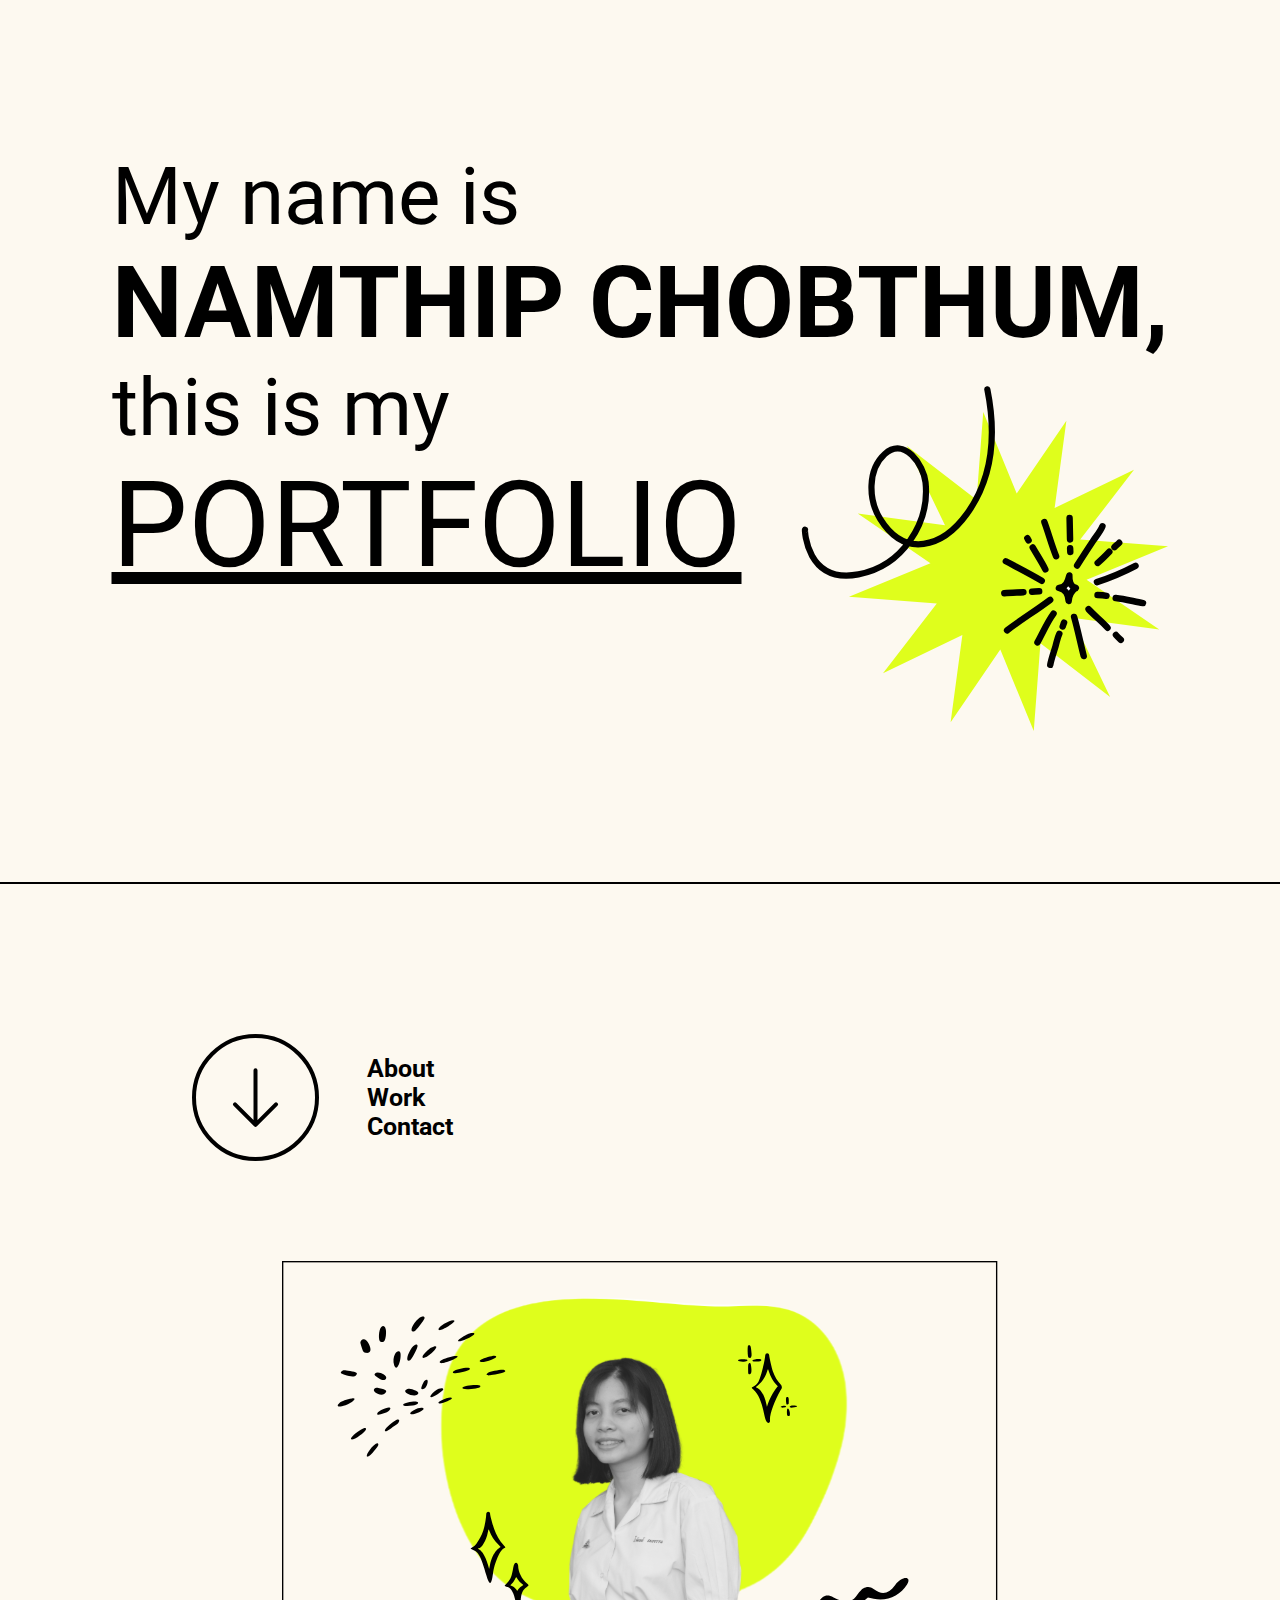
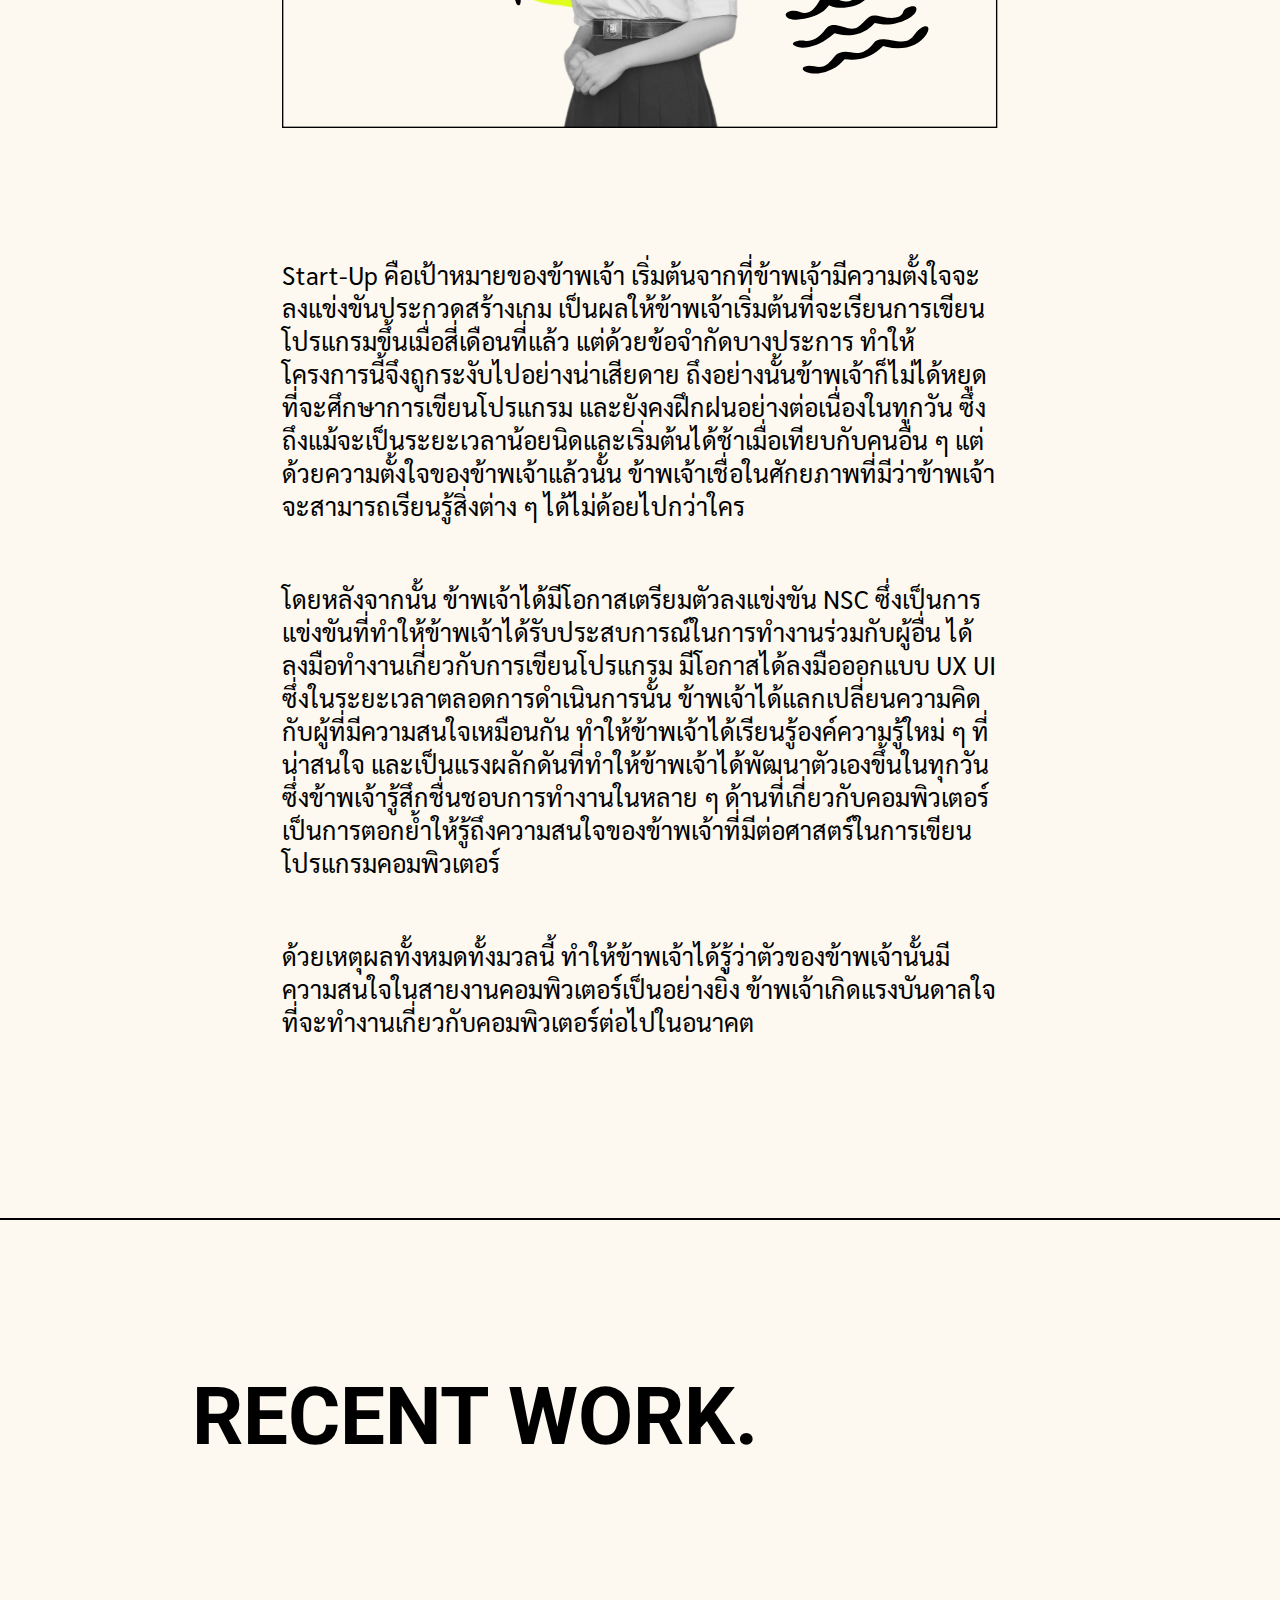
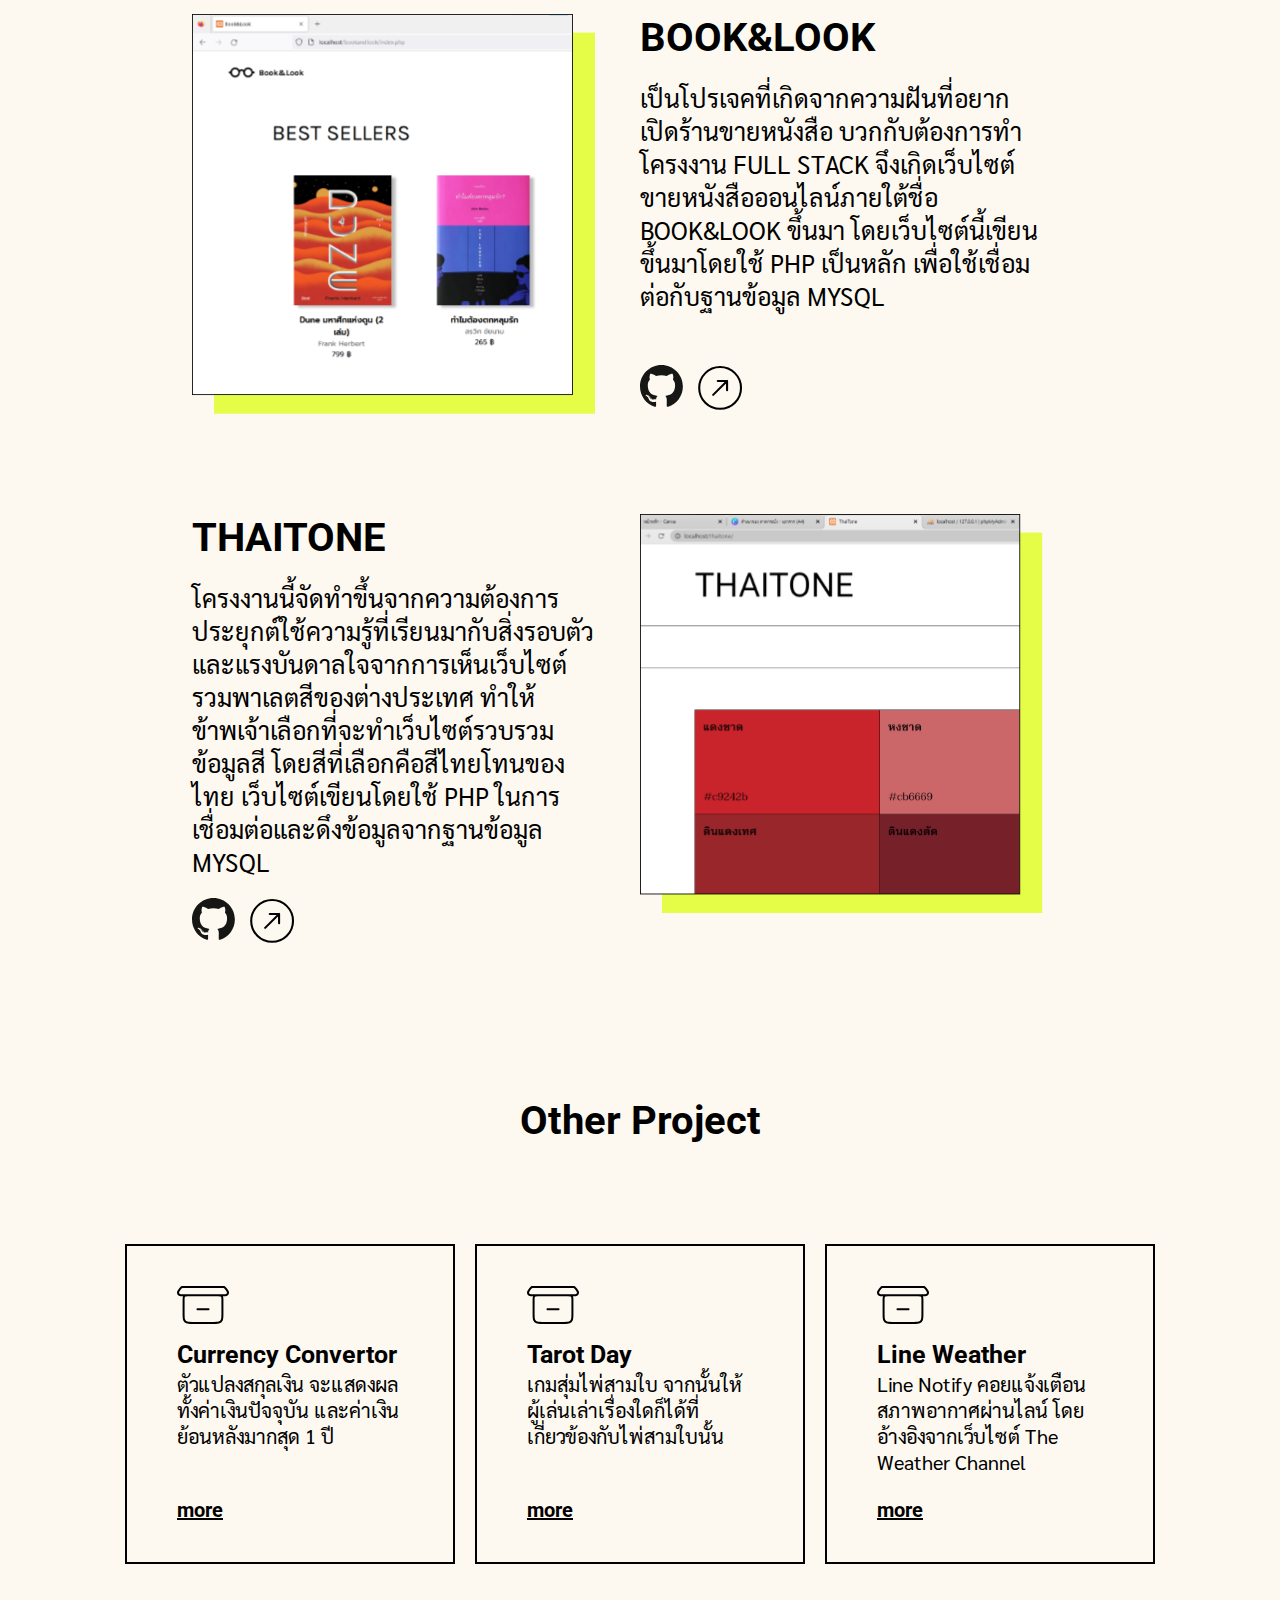
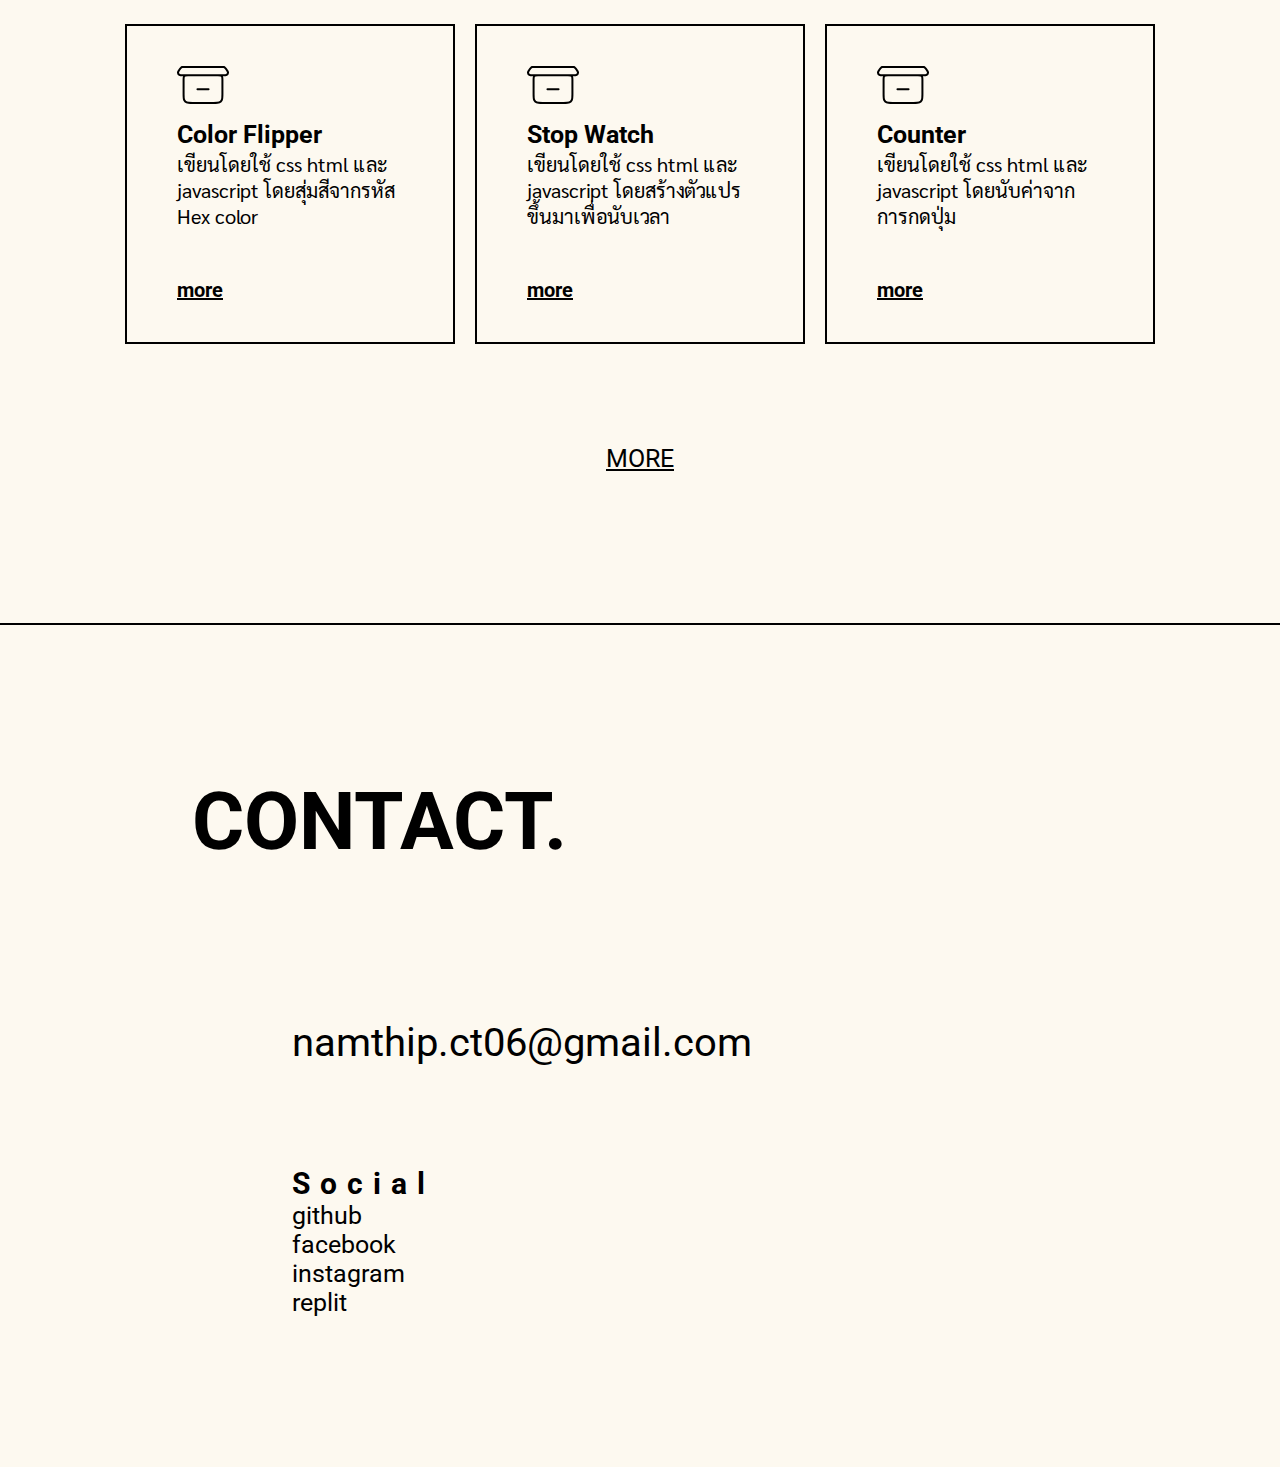
<file: index.html>
<!DOCTYPE html>
<html lang="en">
<head>
    <meta charset="UTF-8">
    <meta http-equiv="X-UA-Compatible" content="IE=edge">
    <meta name="viewport" content="width=device-width, initial-scale=1.0">
    <title>Namthip Chobthum !</title>
    <link rel="stylesheet" href="css/for_index.css">
    <link rel="preconnect" href="https://fonts.googleapis.com"><link rel="preconnect" href="https://fonts.gstatic.com" crossorigin><link href="https://fonts.googleapis.com/css2?family=Sarabun:wght@100;200;300;400;500;600;700;800&display=swap" rel="stylesheet">
    <link rel="preconnect" href="https://fonts.googleapis.com"><link rel="preconnect" href="https://fonts.gstatic.com" crossorigin><link href="https://fonts.googleapis.com/css2?family=Roboto&display=swap" rel="stylesheet">
</head>
<body>
    <div class="intro-gird">
        <h2>My name is</h2>
        <h1>NAMTHIP CHOBTHUM,</h1>  
        <h2>this is my</h2>
        <h1>PORTFOLIO</h1>
        <img src="image/asset top.svg" alt="intro-img">
    </div>

    <div class="line"></div>

    <div class="about-container">
        <nav>
            <img src="image/arrow down.svg" alt="arrow-down">
            <div class="nav-container">
                <a href="#">About</a>
                <a href="#">Work</a>
                <a href="#">Contact</a>
            </div>
        </nav>
        <img src="image/me.svg" alt="me-img">
        <p>Start-Up คือเป้าหมายของข้าพเจ้า เริ่มต้นจากที่ข้าพเจ้ามีความตั้งใจจะลงแข่งขันประกวดสร้างเกม เป็นผลให้ข้าพเจ้าเริ่มต้นที่จะเรียนการเขียนโปรแกรมขึ้นเมื่อสี่เดือนที่แล้ว แต่ด้วยข้อจำกัดบางประการ ทำให้โครงการนี้จึงถูกระงับไปอย่างน่าเสียดาย ถึงอย่างนั้นข้าพเจ้าก็ไม่ได้หยุดที่จะศึกษาการเขียนโปรแกรม และยังคงฝึกฝนอย่างต่อเนื่องในทุกวัน ซึ่งถึงแม้จะเป็นระยะเวลาน้อยนิดและเริ่มต้นได้ช้าเมื่อเทียบกับคนอื่น ๆ แต่ด้วยความตั้งใจของข้าพเจ้าแล้วนั้น ข้าพเจ้าเชื่อในศักยภาพที่มีว่าข้าพเจ้าจะสามารถเรียนรู้สิ่งต่าง ๆ ได้ไม่ด้อยไปกว่าใคร</p>
        <p>โดยหลังจากนั้น ข้าพเจ้าได้มีโอกาสเตรียมตัวลงแข่งขัน NSC ซึ่งเป็นการแข่งขันที่ทำให้ข้าพเจ้าได้รับประสบการณ์ในการทำงานร่วมกับผู้อื่น ได้ลงมือทำงานเกี่ยวกับการเขียนโปรแกรม มีโอกาสได้ลงมือออกแบบ UX UI  ซึ่งในระยะเวลาตลอดการดำเนินการนั้น ข้าพเจ้าได้แลกเปลี่ยนความคิดกับผู้ที่มีความสนใจเหมือนกัน ทำให้ข้าพเจ้าได้เรียนรู้องค์ความรู้ใหม่ ๆ ที่น่าสนใจ และเป็นแรงผลักดันที่ทำให้ข้าพเจ้าได้พัฒนาตัวเองขึ้นในทุกวัน ซึ่งข้าพเจ้ารู้สึกชื่นชอบการทำงานในหลาย ๆ ด้านที่เกี่ยวกับคอมพิวเตอร์ เป็นการตอกย้ำให้รู้ถึงความสนใจของข้าพเจ้าที่มีต่อศาสตร์ในการเขียนโปรแกรมคอมพิวเตอร์</p>
        <p>ด้วยเหตุผลทั้งหมดทั้งมวลนี้ ทำให้ข้าพเจ้าได้รู้ว่าตัวของข้าพเจ้านั้นมีความสนใจในสายงานคอมพิวเตอร์เป็นอย่างยิ่ง ข้าพเจ้าเกิดแรงบันดาลใจที่จะทำงานเกี่ยวกับคอมพิวเตอร์ต่อไปในอนาคต</p>
    </div>

    <div class="line"></div>

    <div class="recent-container">
        <h1>RECENT WORK.</h1>
        <div class="project-left">
            <img src="image/project1.svg" class="project-img">
            <div class="data-project">
                <div class="text">
                    <h3>BOOK&LOOK</h3>
                    <p>เป็นโปรเจคที่เกิดจากความฝันที่อยากเปิดร้านขายหนังสือ บวกกับต้องการทำโครงงาน full Stack จึงเกิดเว็บไซต์ขายหนังสือออนไลน์ภายใต้ชื่อ Book&Look ขึ้นมา โดยเว็บไซต์นี้เขียนขึ้นมาโดยใช้ php เป็นหลัก เพื่อใช้เชื่อมต่อกับฐานข้อมูล mysql</p>
                </div>
                <div class="icon">
                    <a href="https://github.com/namthip06/book-and-look"> <img src="image/github.svg" alt="img-git"> </a>
                    <a href="/detail_project/project_1.html"> <img src="image/arrow.svg" alt="img-arrow"> </a>
                </div>
            </div>
        </div>
        <div class="project-right">
            <div class="data-project">
                <div class="text">
                    <h3>thaitone</h3>
                    <p>โครงงานนี้จัดทำขึ้นจากความต้องการประยุกต์ใช้ความรู้ที่เรียนมากับสิ่งรอบตัว และแรงบันดาลใจจากการเห็นเว็บไซต์รวมพาเลตสีของต่างประเทศ ทำให้ข้าพเจ้าเลือกที่จะทำเว็บไซต์รวบรวมข้อมูลสี โดยสีที่เลือกคือสีไทยโทนของไทย เว็บไซต์เขียนโดยใช้ php ในการเชื่อมต่อและดึงข้อมูลจากฐานข้อมูล mysql</p>
                </div>
                <div class="icon">
                    <a href="https://github.com/namthip06/color-thai-tone"> <img src="image/github.svg" alt="img-git"> </a>
                    <a href="/detail_project/project_2.html"> <img src="image/arrow.svg" alt="img-arrow"> </a>
                </div>
            </div>
            <img src="image/project2.svg" class="project-img">
        </div>

        <h3 class="center-text">Other Project</h3>
        <div class="other-grid">
            <div class="app">
                <img src="image/box.svg" alt="box">
                <h4>Currency Convertor</h4>
                <p>ตัวแปลงสกุลเงิน จะแสดงผลทั้งค่าเงินปัจจุบัน และค่าเงินย้อนหลังมากสุด 1 ปี</p>
                <a href="/detail_project/project_3.html">more</a>
            </div>
            <div class="app">
                <img src="image/box.svg" alt="box">
                <h4>Tarot Day</h4>
                <p>เกมสุ่มไพ่สามใบ จากนั้นให้ผู้เล่นเล่าเรื่องใดก็ได้ที่เกี่ยวข้องกับไพ่สามใบนั้น</p>
                <a href="/detail_project/project_4.html">more</a>
            </div>
            <div class="app">
                <img src="image/box.svg" alt="box">
                <h4>Line Weather</h4>
                <p>Line Notify คอยแจ้งเตือนสภาพอากาศผ่านไลน์ โดยอ้างอิงจากเว็บไซต์ The Weather Channel</p>
                <a href="/detail_project/project_5.html">more</a>
            </div>
            <div class="app">
                <img src="image/box.svg" alt="box">
                <h4>Color Flipper</h4>
                <p>เขียนโดยใช้ css html และ javascript โดยสุ่มสีจากรหัส Hex color</p>
                <a href="/detail_project/project_6.html">more</a>
            </div>
            <div class="app">
                <img src="image/box.svg" alt="box">
                <h4>Stop Watch</h4>
                <p>เขียนโดยใช้ css html และ javascript โดยสร้างตัวแปรขึ้นมาเพื่อนับเวลา</p>
                <a href="/detail_project/project_7.html">more</a>
            </div>
            <div class="app">
                <img src="image/box.svg" alt="box">
                <h4>Counter</h4>
                <p>เขียนโดยใช้ css html และ javascript โดยนับค่าจากการกดปุ่ม</p>
                <a href="/detail_project/project_8.html">more</a>
            </div>
        </div>
        <div class="tag-center">
            <a href="/my_project.html">MORE</a>
        </div>
    </div>

    <div class="line"></div>

    <div class="contact-container">
        <h1>CONTACT.</h1>
        <div class="data-contact">
            <h3>namthip.ct06@gmail.com</h3>
            <h4>Social</h4>
            <a href="https://github.com/namthip06">github</a>
            <a href="https://www.facebook.com/namthip.chobthum/">facebook</a>
            <a href="https://www.instagram.com/na.m_tip/">instagram</a>
            <a href="https://replit.com/@namthip061">replit</a>
        </div>
    </div>
</body>
</html>
</file>
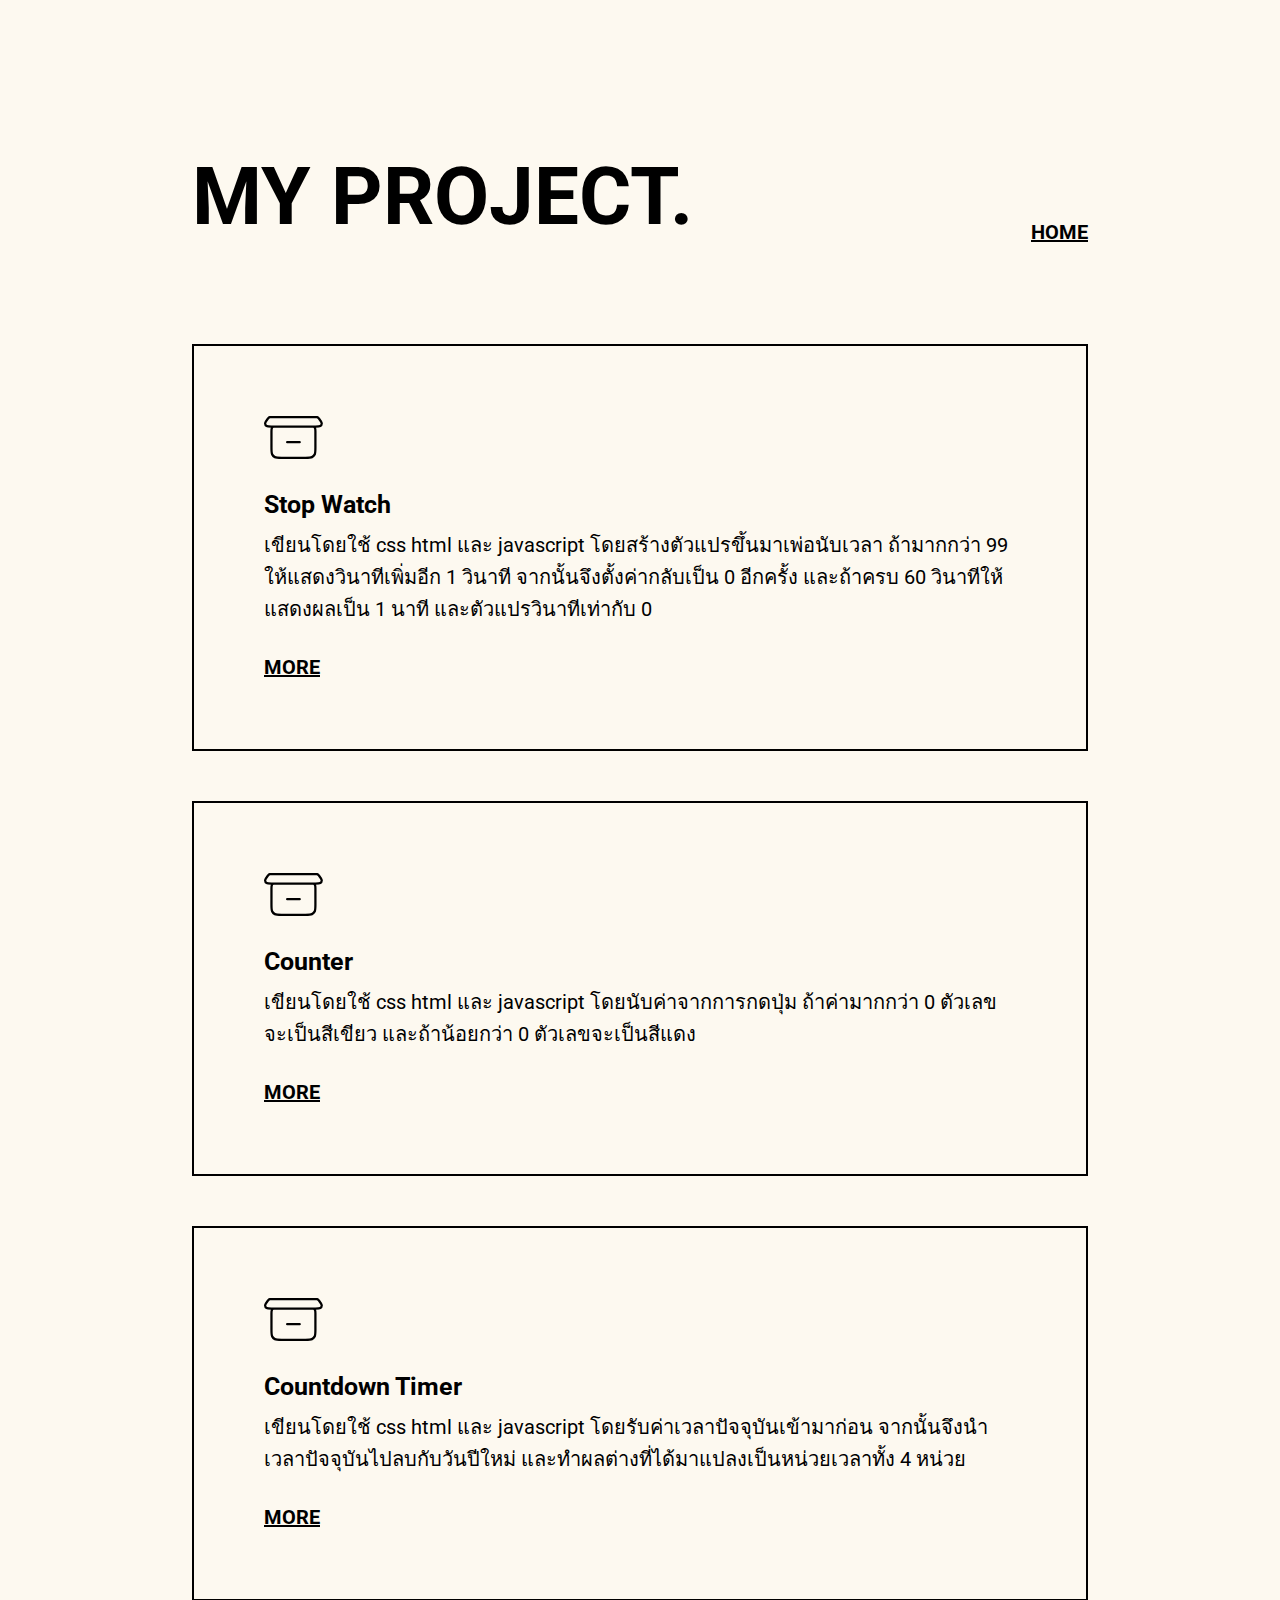
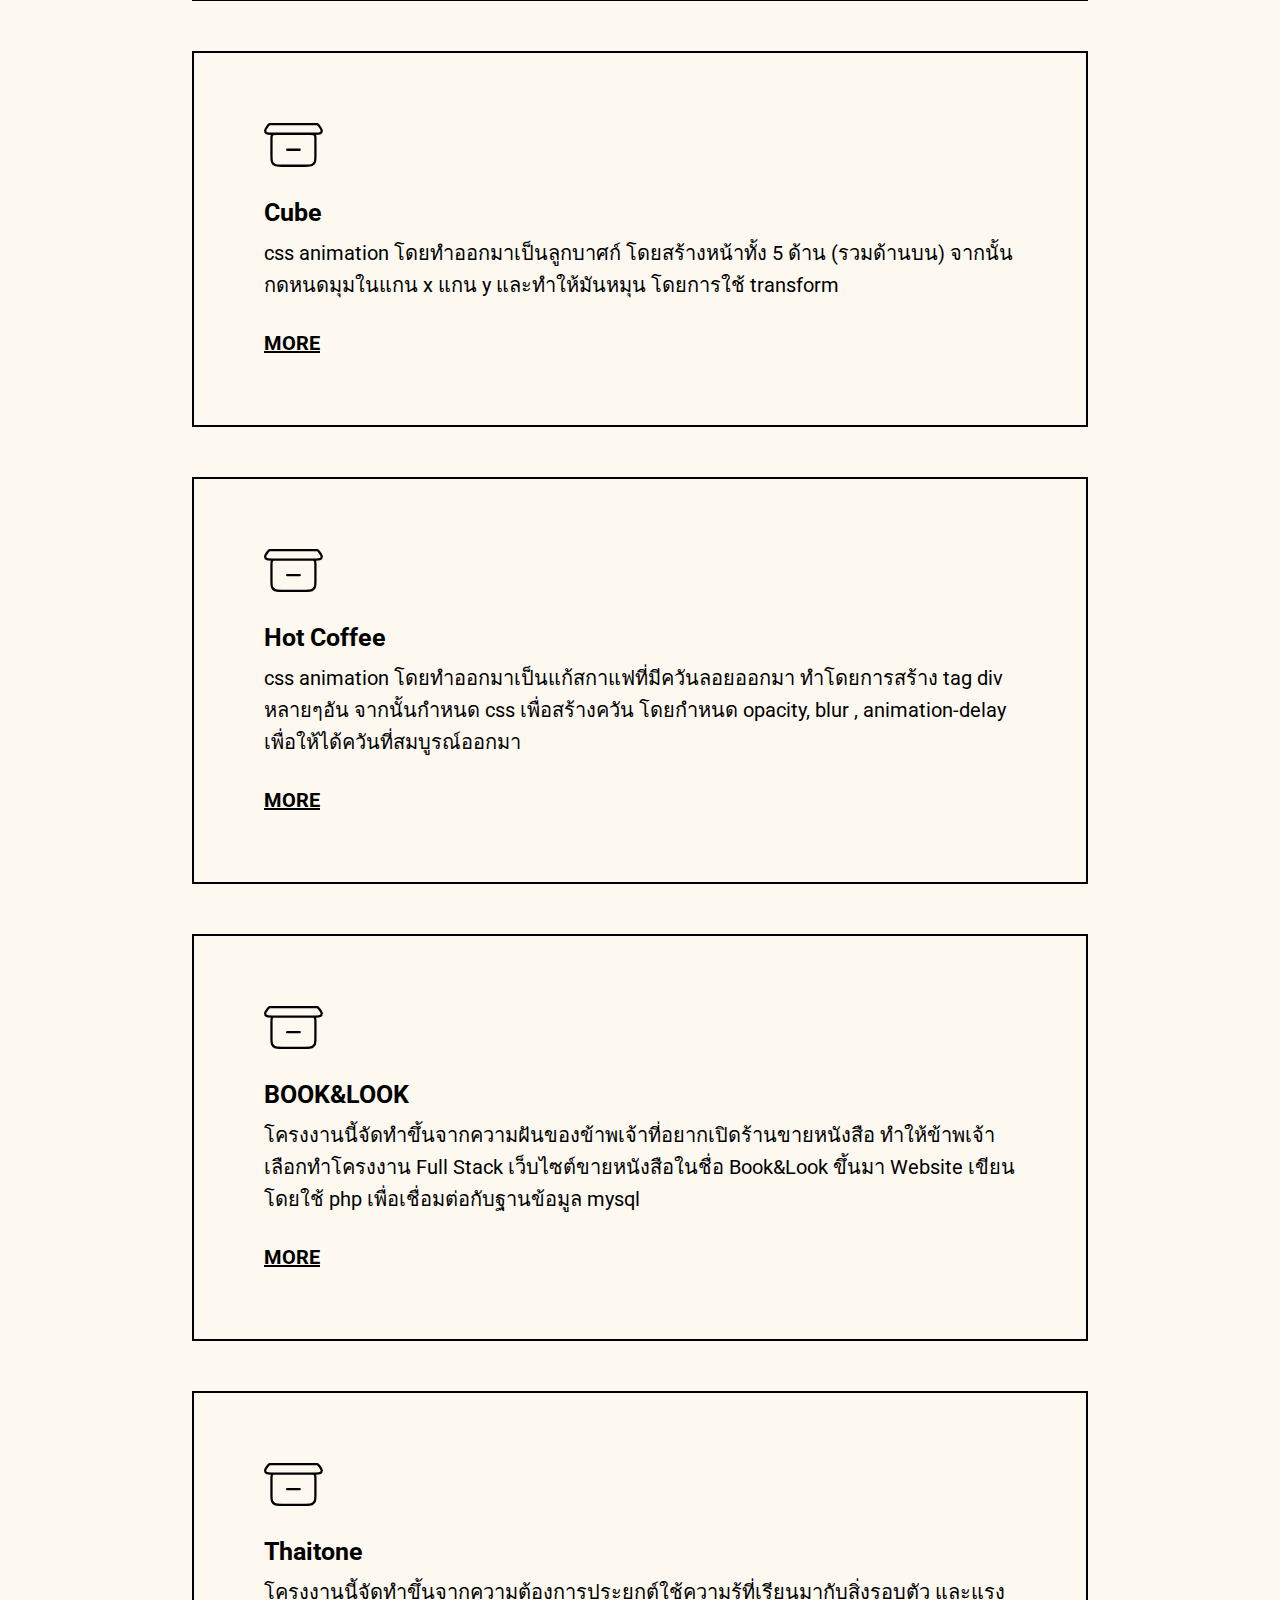
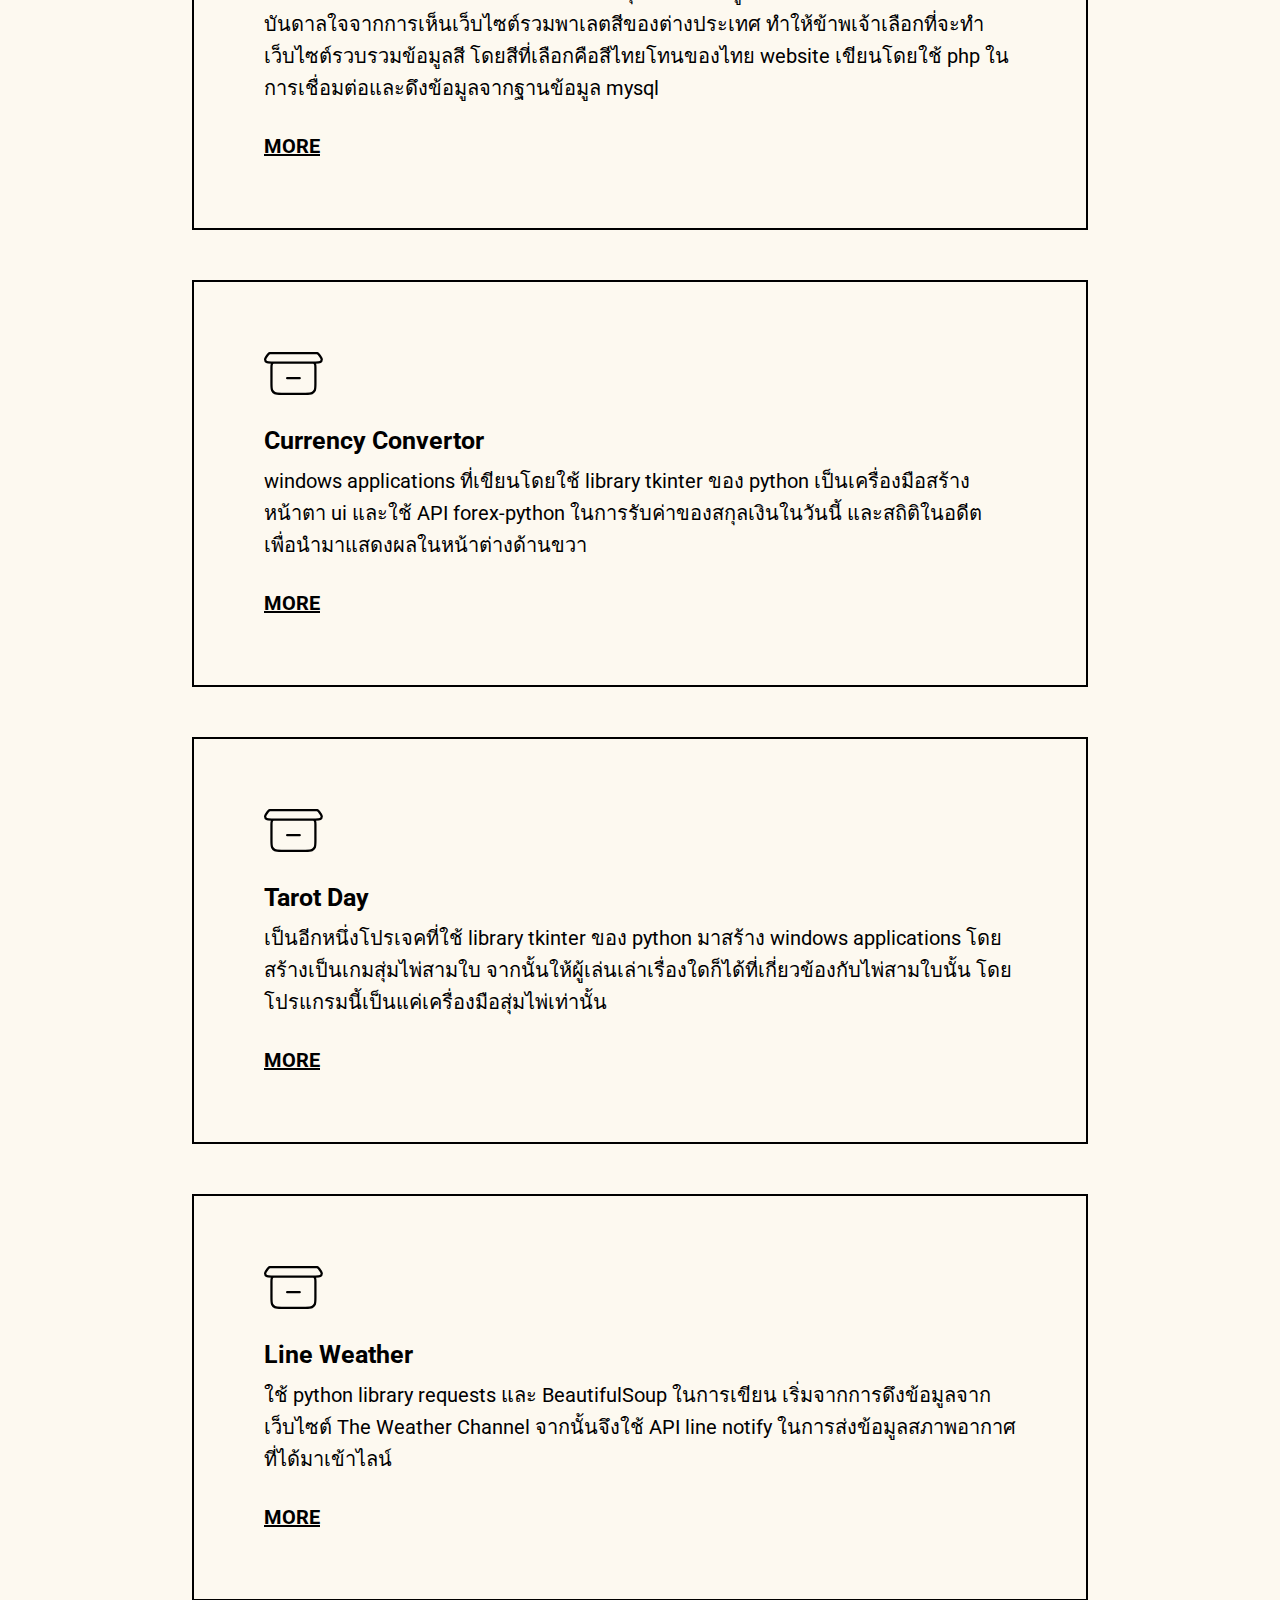
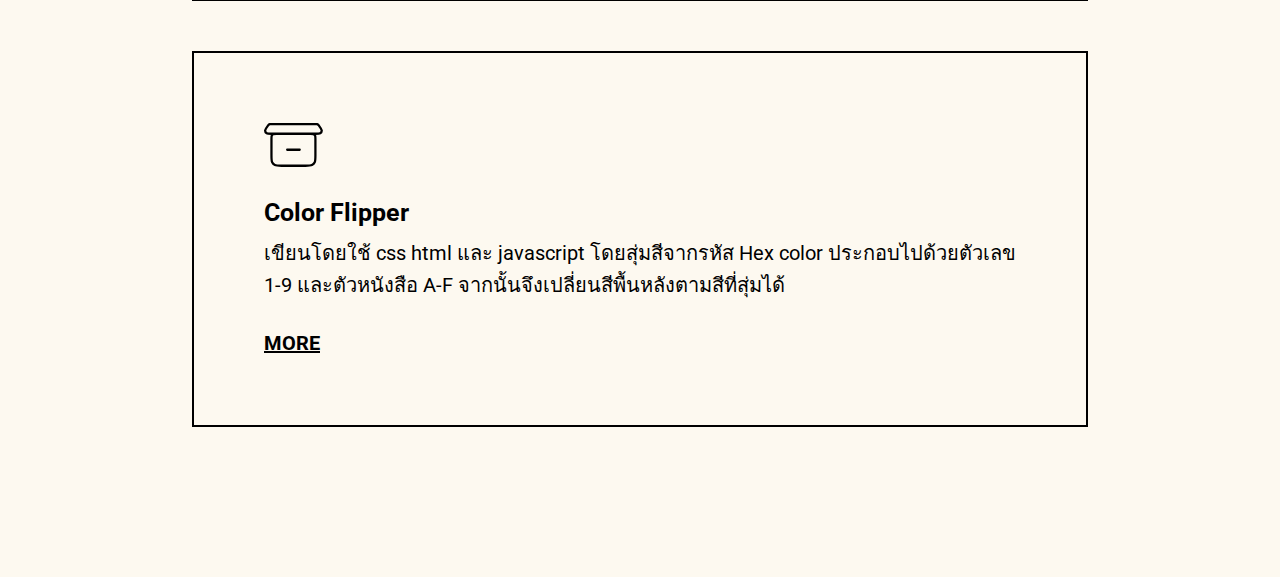
<file: my_project.html>
<!DOCTYPE html>
<html lang="en">
<head>
    <meta charset="UTF-8">
    <meta http-equiv="X-UA-Compatible" content="IE=edge">
    <meta name="viewport" content="width=device-width, initial-scale=1.0">
    <title>My project</title>
    <link rel="stylesheet" href="css/for_my_project.css">
    <link rel="preconnect" href="https://fonts.googleapis.com"><link rel="preconnect" href="https://fonts.gstatic.com" crossorigin><link href="https://fonts.googleapis.com/css2?family=Roboto&display=swap" rel="stylesheet">
</head>
<body>
    <div class="container">
        <header>
            <h1>my project.</h1>
            <a href="index.html">home</a>
        </header>
        <main>
            <div class="app-box">
                <img src="image/box.svg" alt="img-box">
                <div class="detail">
                    <h4>Stop Watch</h4>
                    <p>เขียนโดยใช้ css html และ javascript โดยสร้างตัวแปรขึ้นมาเพ่อนับเวลา ถ้ามากกว่า 99 ให้แสดงวินาทีเพิ่มอีก 1 วินาที จากนั้นจึงตั้งค่ากลับเป็น 0 อีกครั้ง และถ้าครบ 60 วินาทีให้แสดงผลเป็น 1 นาที และตัวแปรวินาทีเท่ากับ 0</p>    
                </div>
                <a href="/detail_project/project_7.html">more</a>
            </div>

            <div class="app-box">
                <img src="image/box.svg" alt="img-box">
                <div class="detail">
                    <h4>Counter</h4>
                    <p>เขียนโดยใช้ css html และ javascript โดยนับค่าจากการกดปุ่ม ถ้าค่ามากกว่า 0 ตัวเลขจะเป็นสีเขียว และถ้าน้อยกว่า 0 ตัวเลขจะเป็นสีแดง</p>    
                </div>
                <a href="/detail_project/project_8.html">more</a>
            </div>

            <div class="app-box">
                <img src="image/box.svg" alt="img-box">
                <div class="detail">
                    <h4>countdown timer</h4>
                    <p>เขียนโดยใช้ css html และ javascript โดยรับค่าเวลาปัจจุบันเข้ามาก่อน จากนั้นจึงนำเวลาปัจจุบันไปลบกับวันปีใหม่ และทำผลต่างที่ได้มาแปลงเป็นหน่วยเวลาทั้ง 4 หน่วย</p>    
                </div>
                <a href="/detail_project/project_9.html">more</a>
            </div>

            <div class="app-box">
                <img src="image/box.svg" alt="img-box">
                <div class="detail">
                    <h4>Cube</h4>
                    <p>css animation โดยทำออกมาเป็นลูกบาศก์ โดยสร้างหน้าทั้ง 5 ด้าน (รวมด้านบน) จากนั้นกดหนดมุมในแกน x แกน y และทำให้มันหมุน โดยการใช้ transform</p>    
                </div>
                <a href="/detail_project/project_10.html">more</a>
            </div>

            <div class="app-box">
                <img src="image/box.svg" alt="img-box">
                <div class="detail">
                    <h4>Hot Coffee</h4>
                    <p>css animation โดยทำออกมาเป็นแก้สกาแฟที่มีควันลอยออกมา ทำโดยการสร้าง tag div หลายๆอัน จากนั้นกำหนด css เพื่อสร้างควัน โดยกำหนด opacity, blur , animation-delay เพื่อให้ได้ควันที่สมบูรณ์ออกมา</p>    
                </div>
                <a href="/detail_project/project_11.html">more</a>
            </div>

            <div class="app-box">
                <img src="image/box.svg" alt="img-box">
                <div class="detail">
                    <h4>BOOK&LOOK</h4>
                    <p>โครงงานนี้จัดทำขึ้นจากความฝันของข้าพเจ้าที่อยากเปิดร้านขายหนังสือ ทำให้ข้าพเจ้าเลือกทำโครงงาน Full Stack เว็บไซต์ขายหนังสือในชื่อ Book&Look ขึ้นมา Website เขียนโดยใช้ php เพื่อเชื่อมต่อกับฐานข้อมูล mysql</p>
                </div>
                <a href="/detail_project/project_1.html">more</a>
            </div>

            <div class="app-box">
                <img src="image/box.svg" alt="img-box">
                <div class="detail">
                    <h4>Thaitone </h4>
                    <p>โครงงานนี้จัดทำขึ้นจากความต้องการประยุกต์ใช้ความรู้ที่เรียนมากับสิ่งรอบตัว และแรงบันดาลใจจากการเห็นเว็บไซต์รวมพาเลตสีของต่างประเทศ ทำให้ข้าพเจ้าเลือกที่จะทำเว็บไซต์รวบรวมข้อมูลสี โดยสีที่เลือกคือสีไทยโทนของไทย website เขียนโดยใช้ php ในการเชื่อมต่อและดึงข้อมูลจากฐานข้อมูล mysql</p>
                </div>
                <a href="/detail_project/project_2.html">more</a>
            </div>

            <div class="app-box">
                <img src="image/box.svg" alt="img-box">
                <div class="detail">
                    <h4>Currency Convertor</h4>
                    <p>windows applications ที่เขียนโดยใช้ library tkinter ของ python เป็นเครื่องมือสร้างหน้าตา ui และใช้ API forex-python ในการรับค่าของสกุลเงินในวันนี้ และสถิติในอดีต เพื่อนำมาแสดงผลในหน้าต่างด้านขวา</p>
                </div>
                <a href="/detail_project/project_3.html">more</a>
            </div>

            <div class="app-box">
                <img src="image/box.svg" alt="img-box">
                <div class="detail">
                    <h4>Tarot Day</h4>
                    <p>เป็นอีกหนึ่งโปรเจคที่ใช้ library tkinter ของ python มาสร้าง windows applications โดยสร้างเป็นเกมสุ่มไพ่สามใบ จากนั้นให้ผู้เล่นเล่าเรื่องใดก็ได้ที่เกี่ยวข้องกับไพ่สามใบนั้น โดยโปรแกรมนี้เป็นแค่เครื่องมือสุ่มไพ่เท่านั้น</p>
                </div>
                <a href="/detail_project/project_4.html">more</a>
            </div>

            <div class="app-box">
                <img src="image/box.svg" alt="img-box">
                <div class="detail">
                    <h4>Line Weather</h4>
                    <p>ใช้ python library requests และ BeautifulSoup ในการเขียน เริ่มจากการดึงข้อมูลจากเว็บไซต์ The Weather Channel จากนั้นจึงใช้ API line notify ในการส่งข้อมูลสภาพอากาศที่ได้มาเข้าไลน์</p>
                </div>
                <a href="/detail_project/project_5.html">more</a>
            </div>

            <div class="app-box">
                <img src="image/box.svg" alt="img-box">
                <div class="detail">
                    <h4>Color Flipper</h4>
                    <p>เขียนโดยใช้ css html และ javascript โดยสุ่มสีจากรหัส Hex color ประกอบไปด้วยตัวเลข 1-9 และตัวหนังสือ A-F จากนั้นจึงเปลี่ยนสีพื้นหลังตามสีที่สุ่มได้</p>
                </div>
                <a href="/detail_project/project_6.html">more</a>
            </div>
        </main>
    </div>
</body>
</html>
</file>
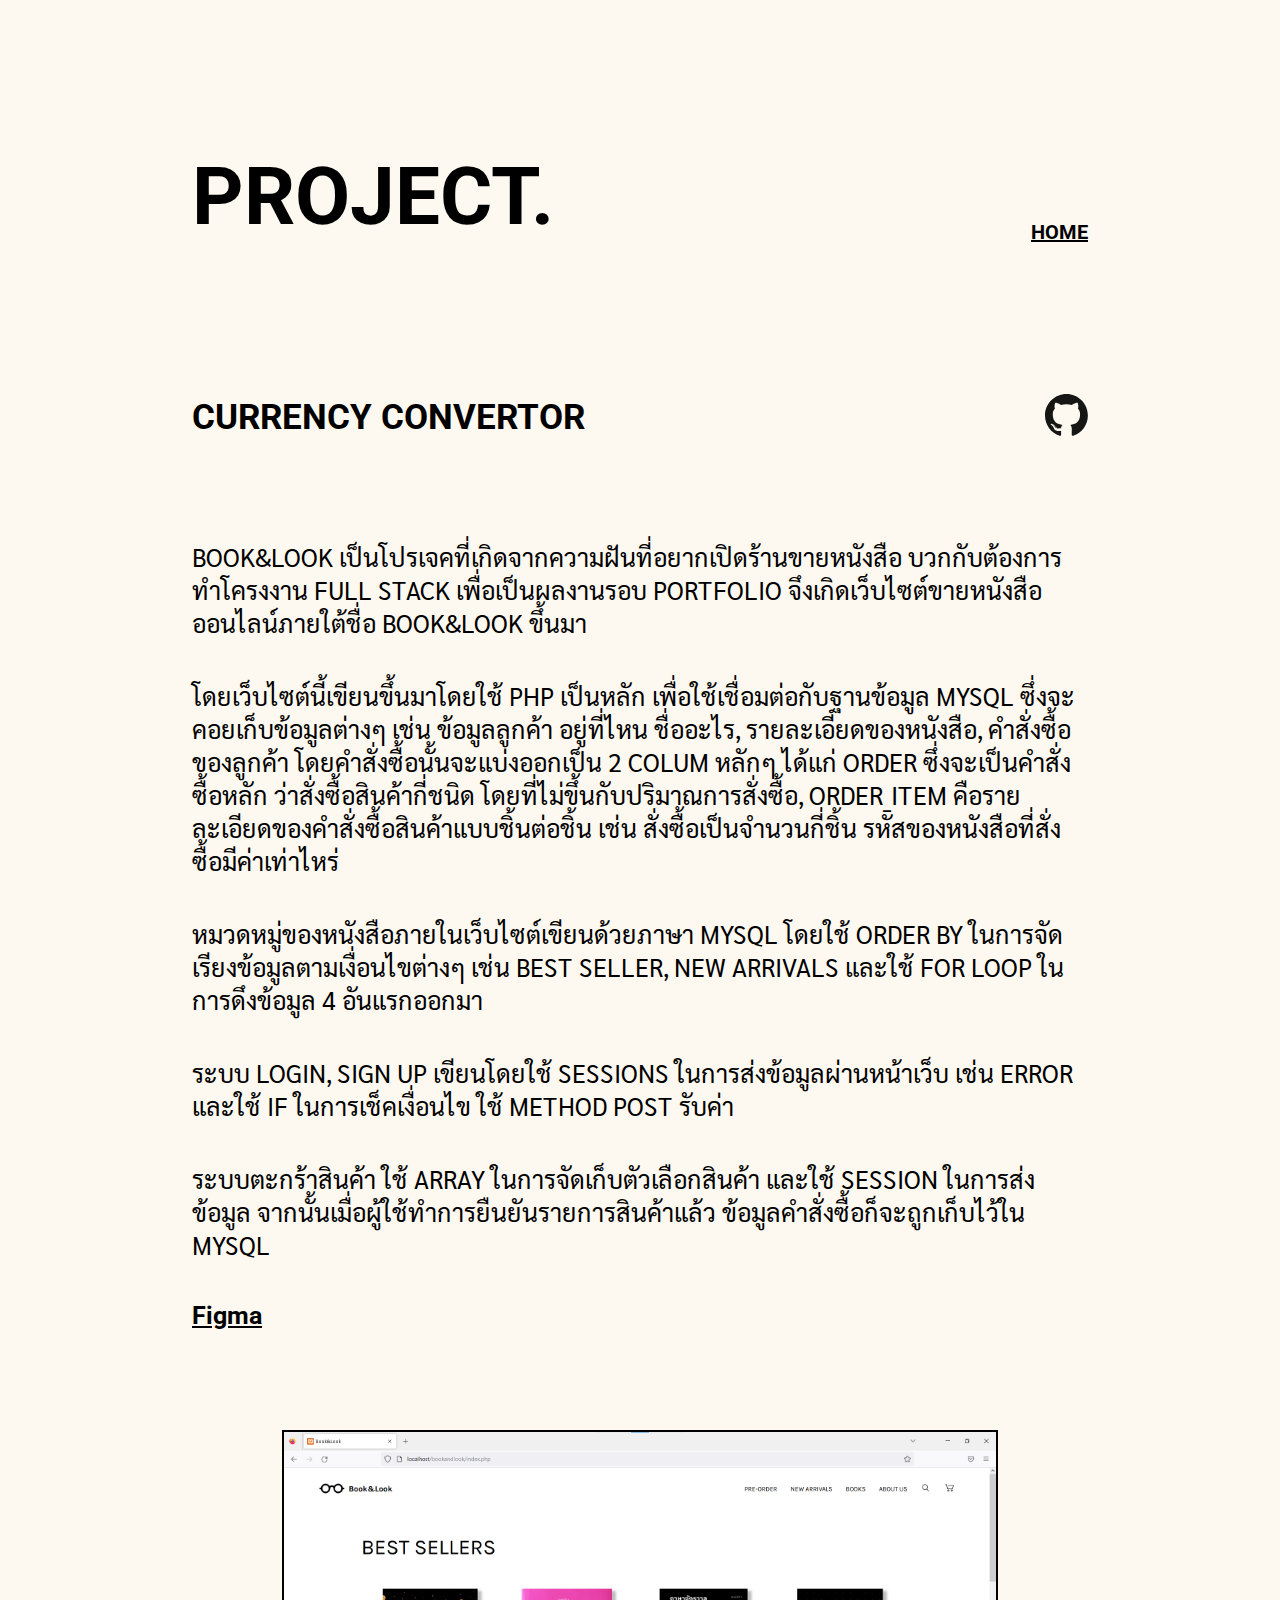
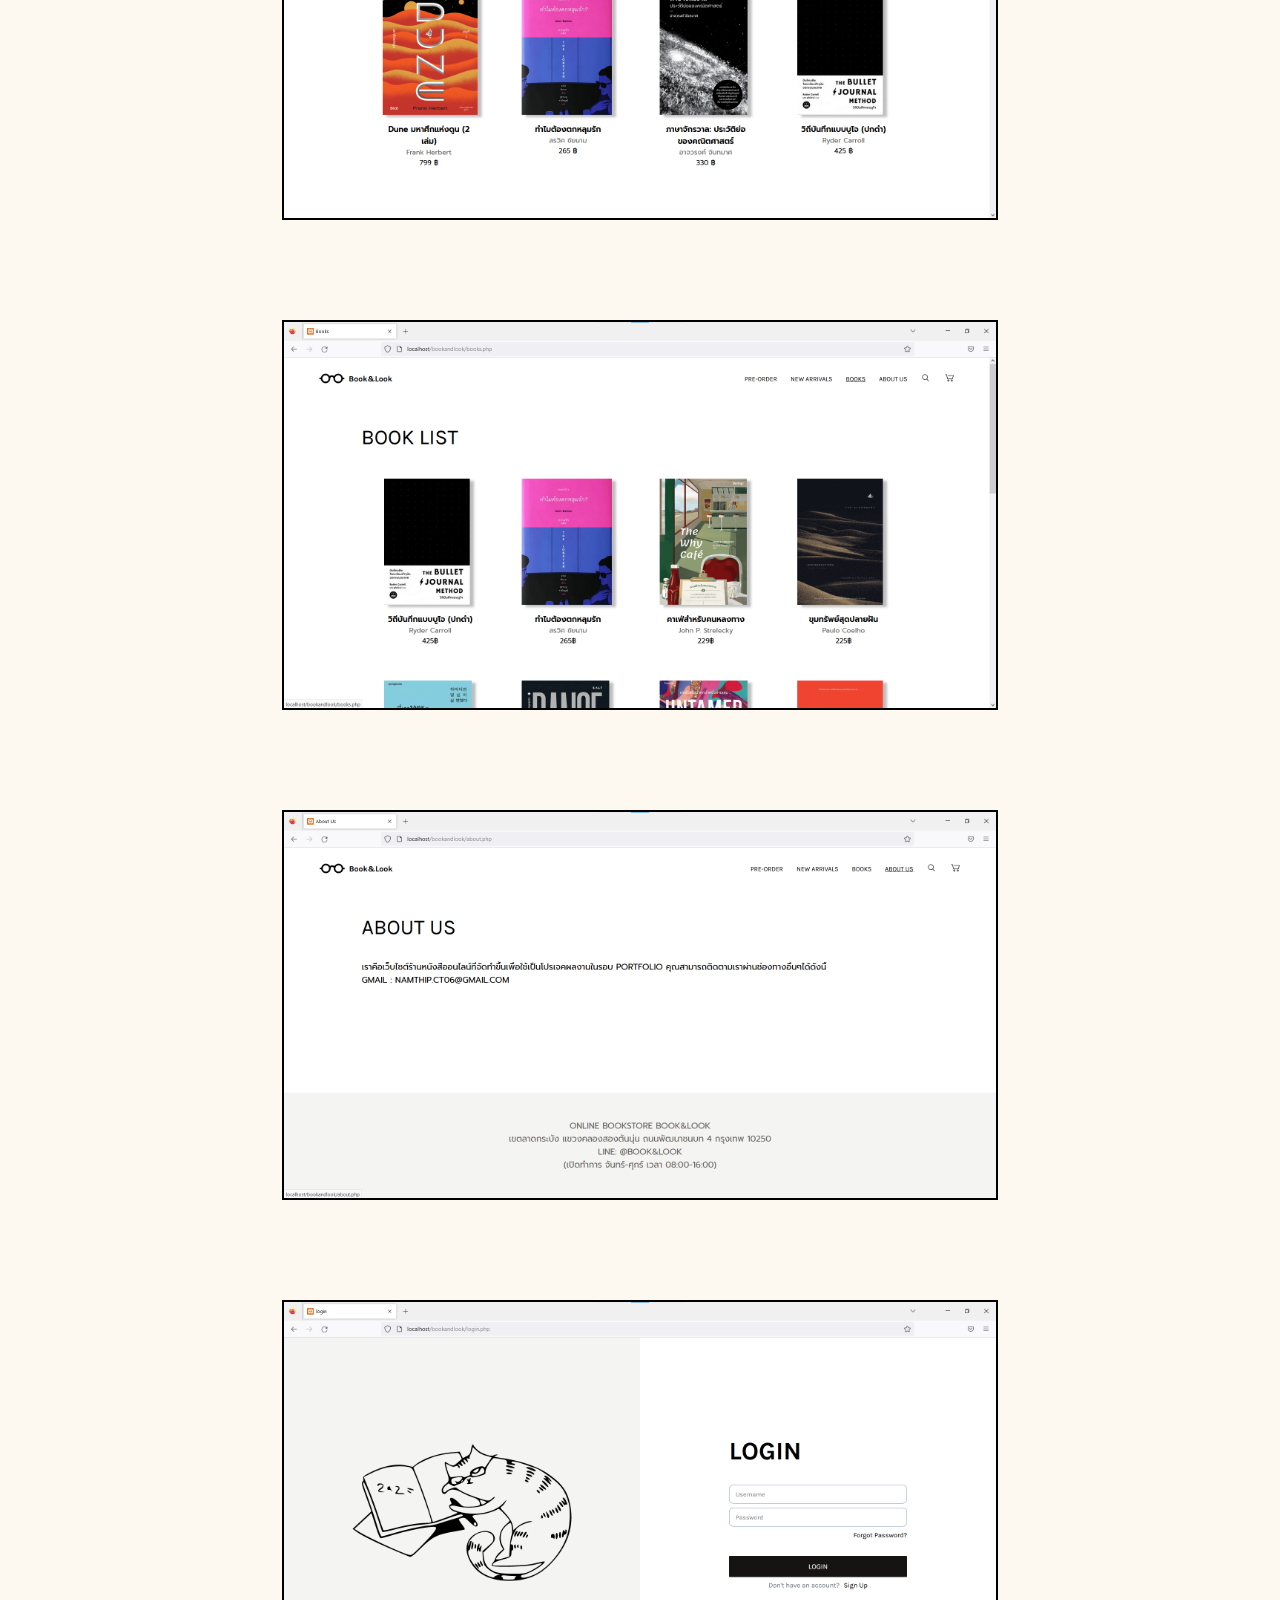
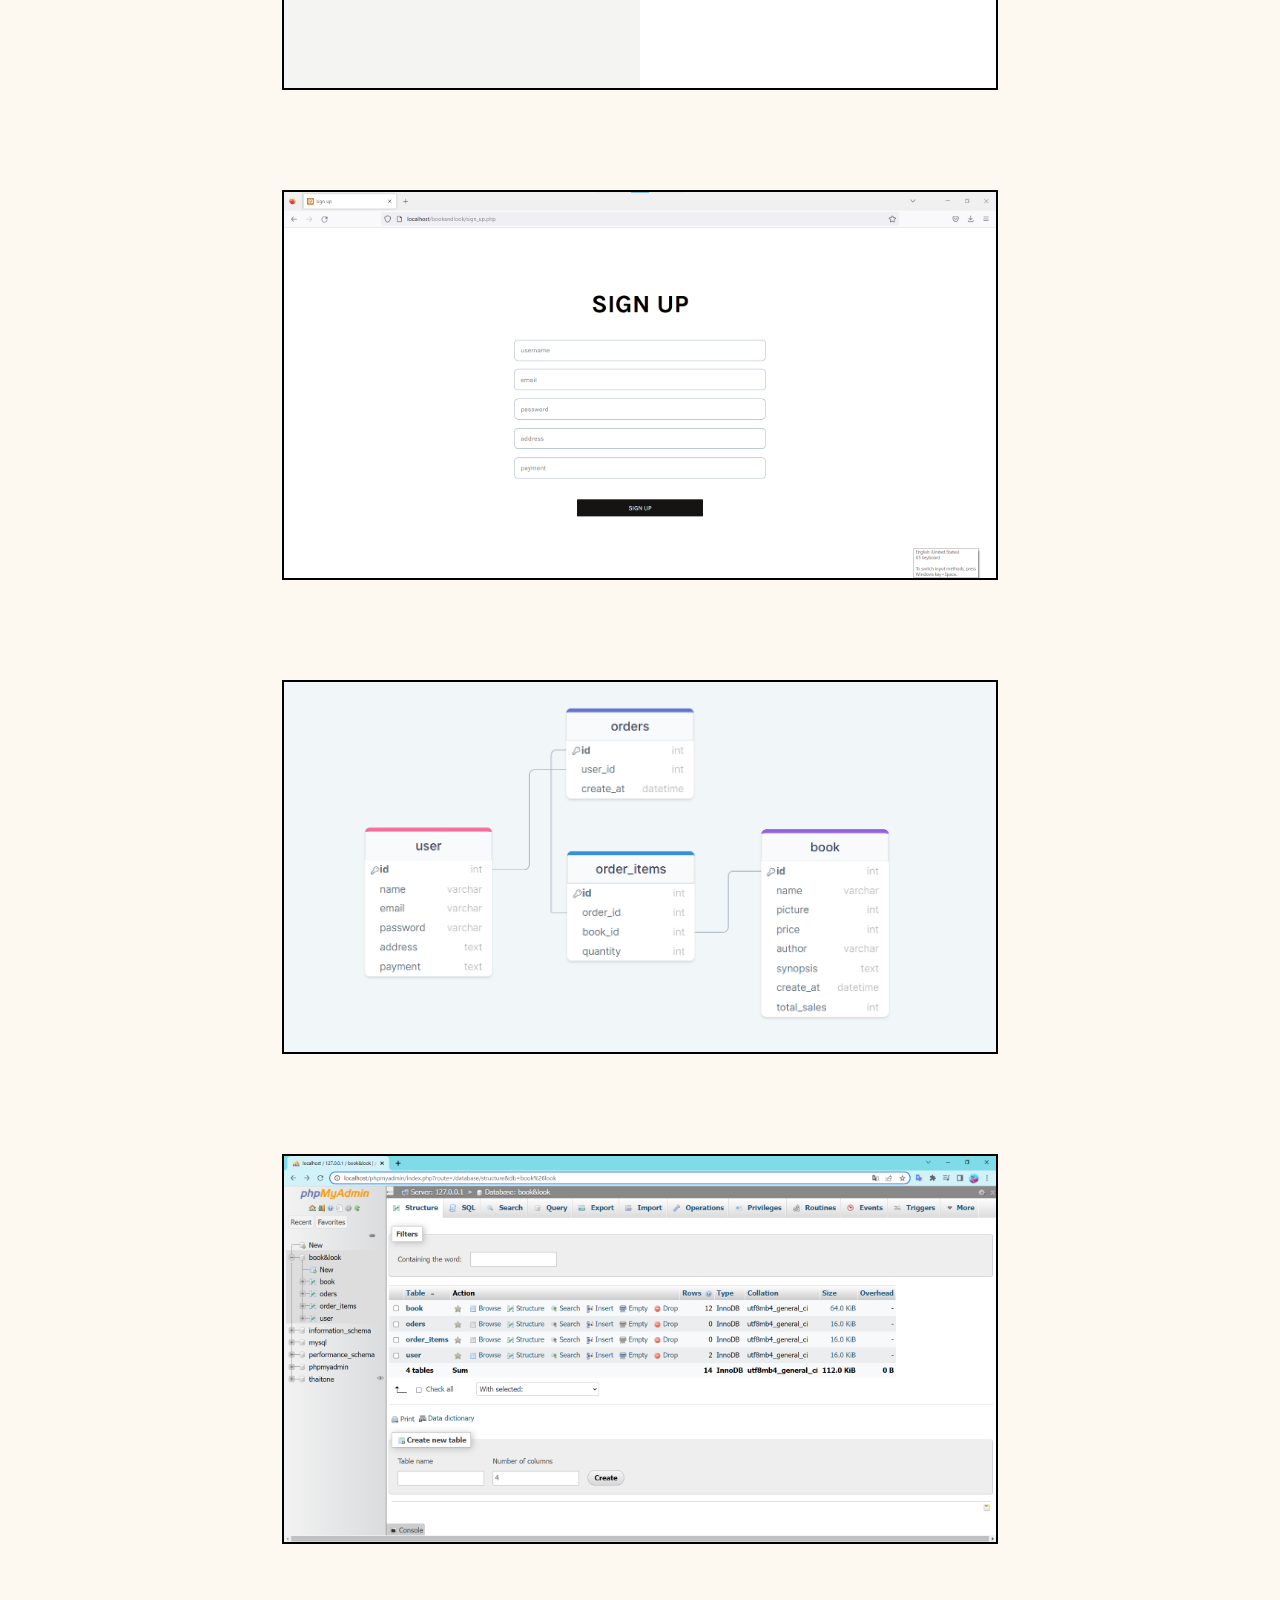
<file: detail_project/project_1.html>
<!DOCTYPE html>
<html lang="en">
<head>
    <meta charset="UTF-8">
    <meta http-equiv="X-UA-Compatible" content="IE=edge">
    <meta name="viewport" content="width=device-width, initial-scale=1.0">
    <title>Book&Look</title>
    <link rel="stylesheet" href="/css/for_project.css">
    <link rel="preconnect" href="https://fonts.googleapis.com"><link rel="preconnect" href="https://fonts.gstatic.com" crossorigin><link href="https://fonts.googleapis.com/css2?family=Sarabun:wght@100;200;300;400;500;600;700;800&display=swap" rel="stylesheet">
    <link rel="preconnect" href="https://fonts.googleapis.com"><link rel="preconnect" href="https://fonts.gstatic.com" crossorigin><link href="https://fonts.googleapis.com/css2?family=Roboto&display=swap" rel="stylesheet">
</head>
<body>
    <div class="container">
        <header>
            <h1>project.</h1>
            <a href="/index.html">home</a>
        </header>
        <main>
            <div class="head-text">
                <h3>Currency Convertor</h3>
                <a href="https://github.com/namthip06/book-and-look"> <img src="/image/github.svg" alt="img-git"> </a>
            </div>
            <p>Book&Look เป็นโปรเจคที่เกิดจากความฝันที่อยากเปิดร้านขายหนังสือ บวกกับต้องการทำโครงงาน full Stack เพื่อเป็นผลงานรอบ portfolio จึงเกิดเว็บไซต์ขายหนังสือออนไลน์ภายใต้ชื่อ Book&Look ขึ้นมา</p>
            <p>โดยเว็บไซต์นี้เขียนขึ้นมาโดยใช้ php เป็นหลัก เพื่อใช้เชื่อมต่อกับฐานข้อมูล mysql ซึ่งจะคอยเก็บข้อมูลต่างๆ เช่น ข้อมูลลูกค้า อยู่ที่ไหน ชื่ออะไร, รายละเอียดของหนังสือ, คำสั่งซื้อของลูกค้า โดยคำสั่งซื้อนั้นจะแบ่งออกเป็น 2 colum หลักๆ ได้แก่ order ซึ่งจะเป็นคำสั่งซื้อหลัก ว่าสั่งซื้อสินค้ากี่ชนิด โดยที่ไม่ขึ้นกับปริมาณการสั่งซื้อ, order_item คือรายละเอียดของคำสั่งซื้อสินค้าแบบชิ้นต่อชิ้น เช่น สั่งซื้อเป็นจำนวนกี่ชิ้น รหัสของหนังสือที่สั่งซื้อมีค่าเท่าไหร่</p>
            <p>หมวดหมู่ของหนังสือภายในเว็บไซต์เขียนด้วยภาษา mysql โดยใช้ ORDER BY ในการจัดเรียงข้อมูลตามเงื่อนไขต่างๆ เช่น Best Seller, New Arrivals และใช้ for loop ในการดึงข้อมูล 4 อันแรกออกมา</p>
            <p>ระบบ login, sign up เขียนโดยใช้ Sessions ในการส่งข้อมูลผ่านหน้าเว็บ เช่น error และใช้ if ในการเช็คเงื่อนไข ใช้ method post รับค่า</p>
            <p>ระบบตะกร้าสินค้า ใช้ array ในการจัดเก็บตัวเลือกสินค้า และใช้ Session ในการส่งข้อมูล จากนั้นเมื่อผู้ใช้ทำการยืนยันรายการสินค้าแล้ว ข้อมูลคำสั่งซื้อก็จะถูกเก็บไว้ใน mysql</p>
            <a href="https://www.figma.com/file/0gPbKahyVti7zudXaMpo8d/Book%26Look?node-id=0%3A1&t=A0EvZz1tTgFh40bn-1">Figma</a>
            <img src="/img_project/1 (1).png" alt="img-project">
            <img src="/img_project/1 (2).png" alt="img-project">
            <img src="/img_project/1 (3).png" alt="img-project">
            <img src="/img_project/1 (4).png" alt="img-project">
            <img src="/img_project/1 (5).png" alt="img-project">
            <img src="/img_project/1 (7).png" alt="img-project">
            <img src="/img_project/1 (6).png" alt="img-project">
        </main>
    </div>
</body>
</html>
</file>
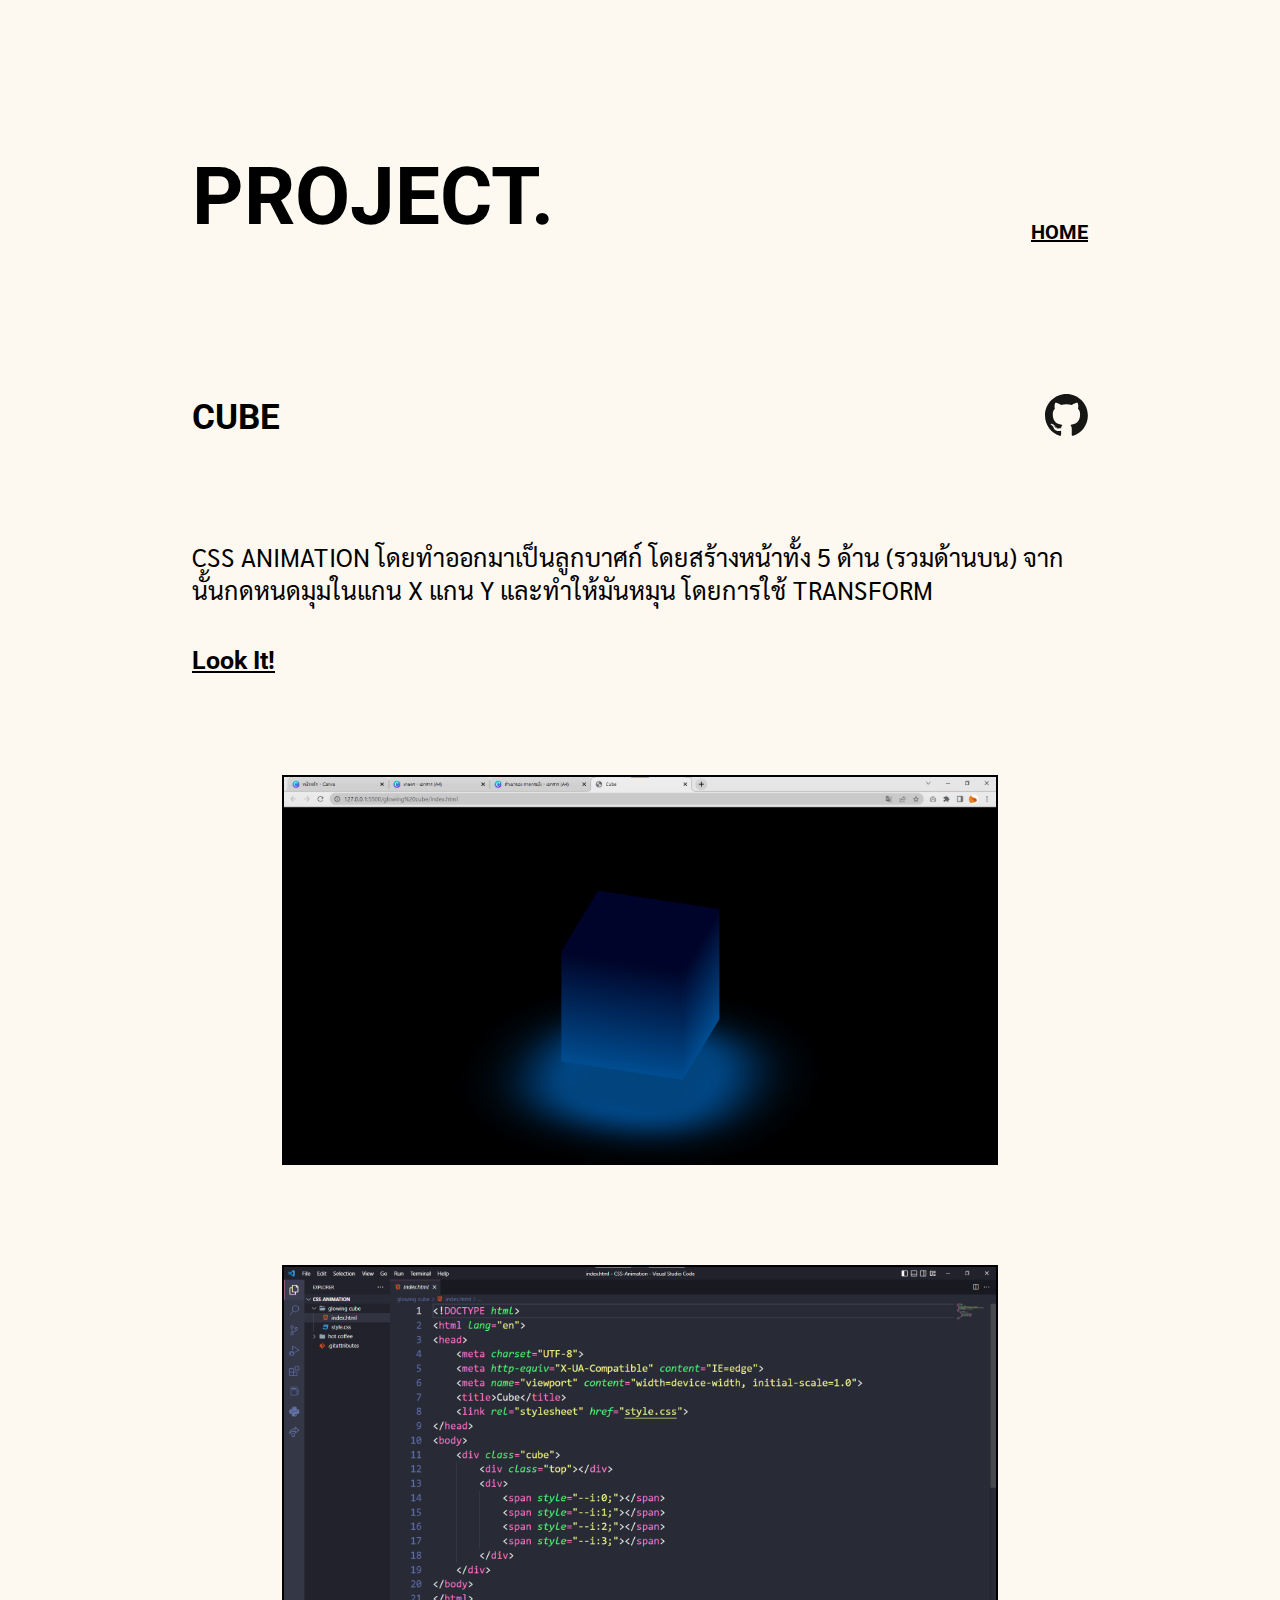
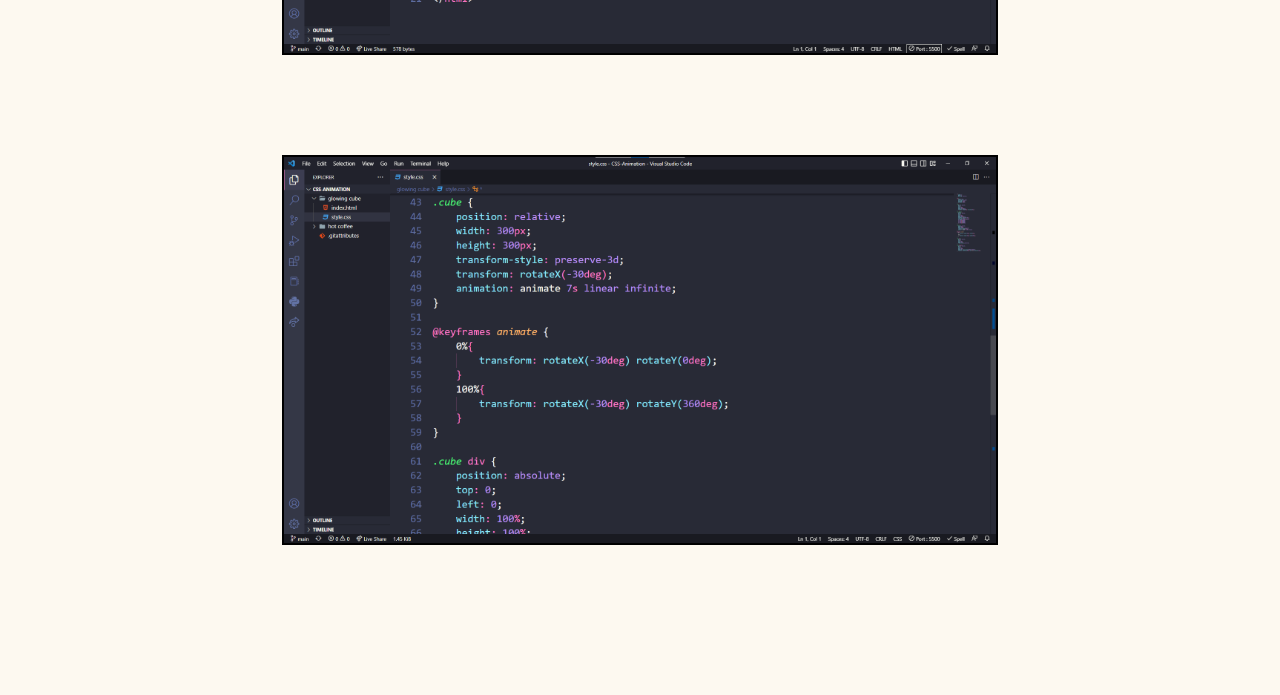
<file: detail_project/project_10.html>
<!DOCTYPE html>
<html lang="en">
<head>
    <meta charset="UTF-8">
    <meta http-equiv="X-UA-Compatible" content="IE=edge">
    <meta name="viewport" content="width=device-width, initial-scale=1.0">
    <title>Cube</title>
    <link rel="stylesheet" href="/css/for_project.css">
    <link rel="preconnect" href="https://fonts.googleapis.com"><link rel="preconnect" href="https://fonts.gstatic.com" crossorigin><link href="https://fonts.googleapis.com/css2?family=Sarabun:wght@100;200;300;400;500;600;700;800&display=swap" rel="stylesheet">
    <link rel="preconnect" href="https://fonts.googleapis.com"><link rel="preconnect" href="https://fonts.gstatic.com" crossorigin><link href="https://fonts.googleapis.com/css2?family=Roboto&display=swap" rel="stylesheet">
</head>
<body>
    <div class="container">
        <header>
            <h1>project.</h1>
            <a href="/index.html">home</a>
        </header>
        <main>
            <div class="head-text">
                <h3>Cube</h3>
                <a href="https://github.com/namthip06/css-cube"> <img src="/image/github.svg" alt="img-git"> </a>
            </div>
            <p>css animation โดยทำออกมาเป็นลูกบาศก์ โดยสร้างหน้าทั้ง 5 ด้าน (รวมด้านบน) จากนั้นกดหนดมุมในแกน x แกน y และทำให้มันหมุน โดยการใช้ transform</p>
            <a href="#">look it!</a>
            <img src="/img_project/10 (1).png" alt="img-project">
            <img src="/img_project/10 (2).png" alt="img-project">
            <img src="/img_project/10 (3).png" alt="img-project">
        </main>
    </div>
</body>
</html>
</file>
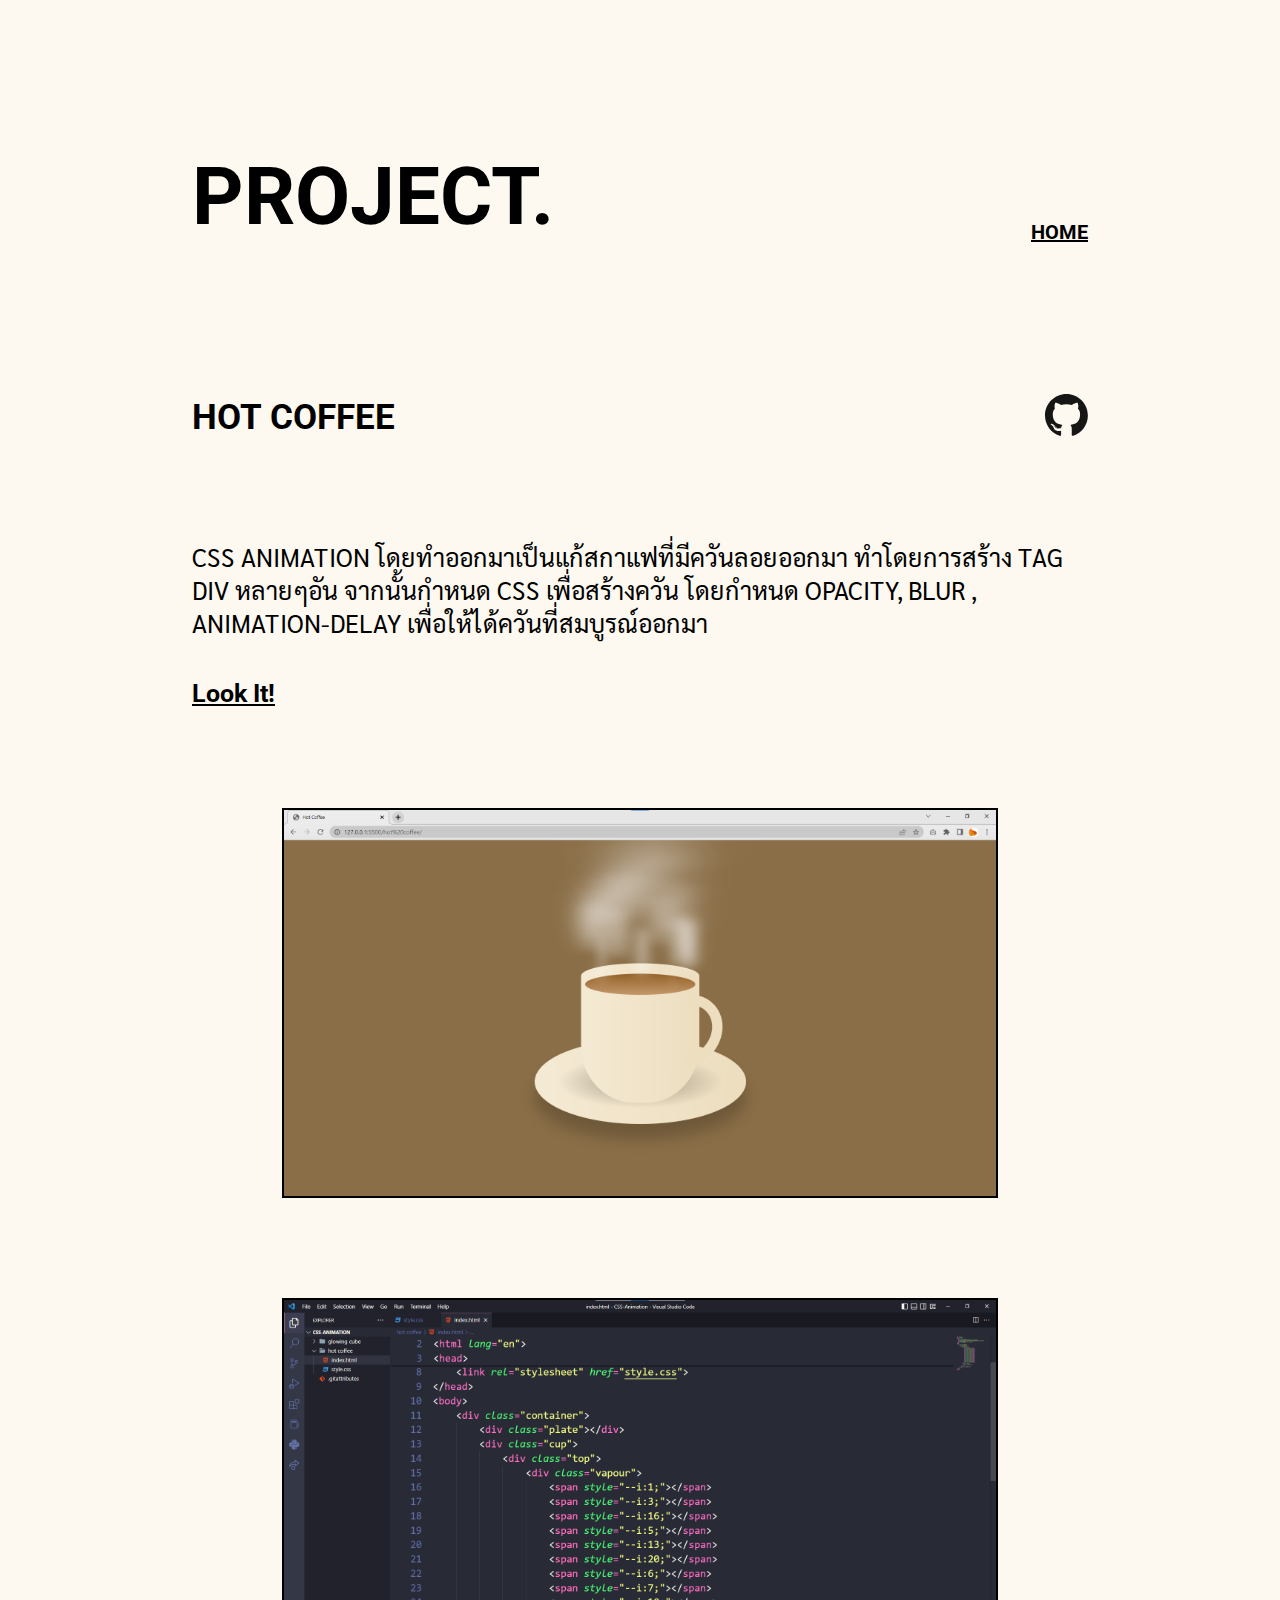
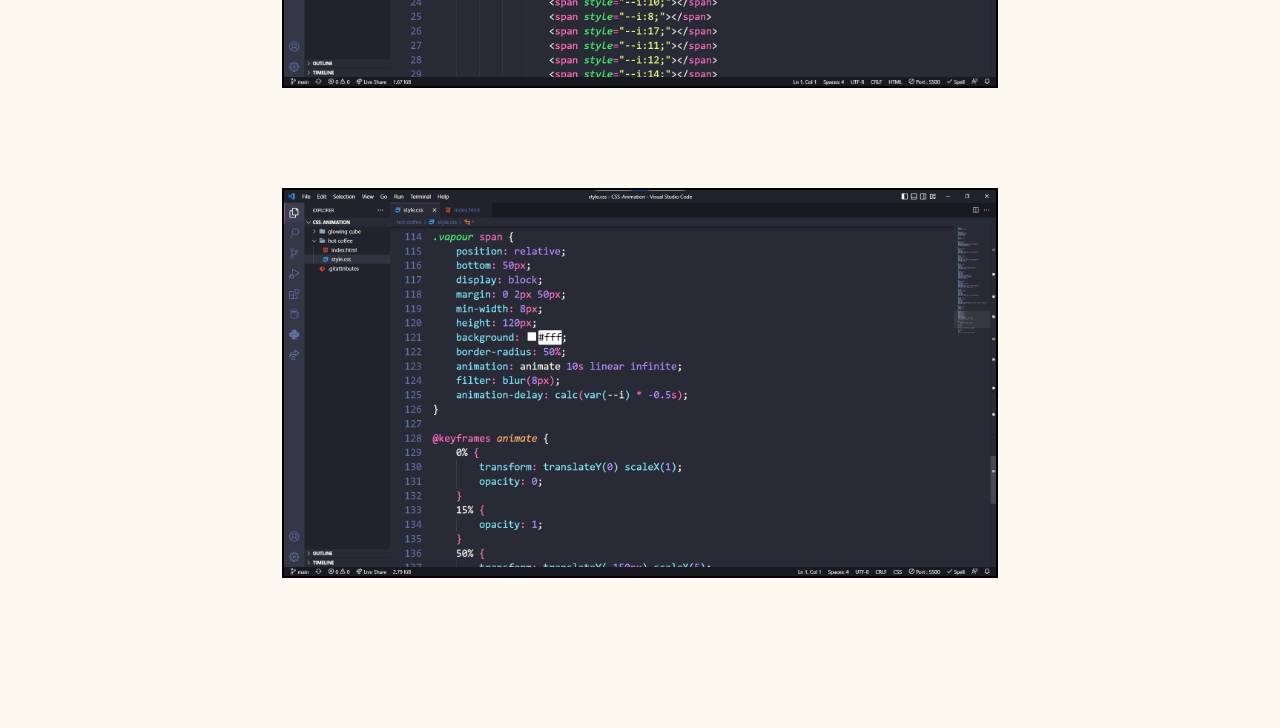
<file: detail_project/project_11.html>
<!DOCTYPE html>
<html lang="en">
<head>
    <meta charset="UTF-8">
    <meta http-equiv="X-UA-Compatible" content="IE=edge">
    <meta name="viewport" content="width=device-width, initial-scale=1.0">
    <title>Hot Coffee</title>
    <link rel="stylesheet" href="/css/for_project.css">
    <link rel="preconnect" href="https://fonts.googleapis.com"><link rel="preconnect" href="https://fonts.gstatic.com" crossorigin><link href="https://fonts.googleapis.com/css2?family=Sarabun:wght@100;200;300;400;500;600;700;800&display=swap" rel="stylesheet">
    <link rel="preconnect" href="https://fonts.googleapis.com"><link rel="preconnect" href="https://fonts.gstatic.com" crossorigin><link href="https://fonts.googleapis.com/css2?family=Roboto&display=swap" rel="stylesheet">
</head>
<body>
    <div class="container">
        <header>
            <h1>project.</h1>
            <a href="/index.html">home</a>
        </header>
        <main>
            <div class="head-text">
                <h3>Hot Coffee</h3>
                <a href="https://github.com/namthip06/css-coffee"> <img src="/image/github.svg" alt="img-git"> </a>
            </div>
            <p>css animation โดยทำออกมาเป็นแก้สกาแฟที่มีควันลอยออกมา ทำโดยการสร้าง tag div หลายๆอัน จากนั้นกำหนด css เพื่อสร้างควัน โดยกำหนด opacity, blur , animation-delay เพื่อให้ได้ควันที่สมบูรณ์ออกมา</p>
            <a href="#">look it!</a>
            <img src="/img_project/11 (1).png" alt="img-project">
            <img src="/img_project/11 (2).png" alt="img-project">
            <img src="/img_project/11 (3).png" alt="img-project">
        </main>
    </div>
</body>
</html>
</file>
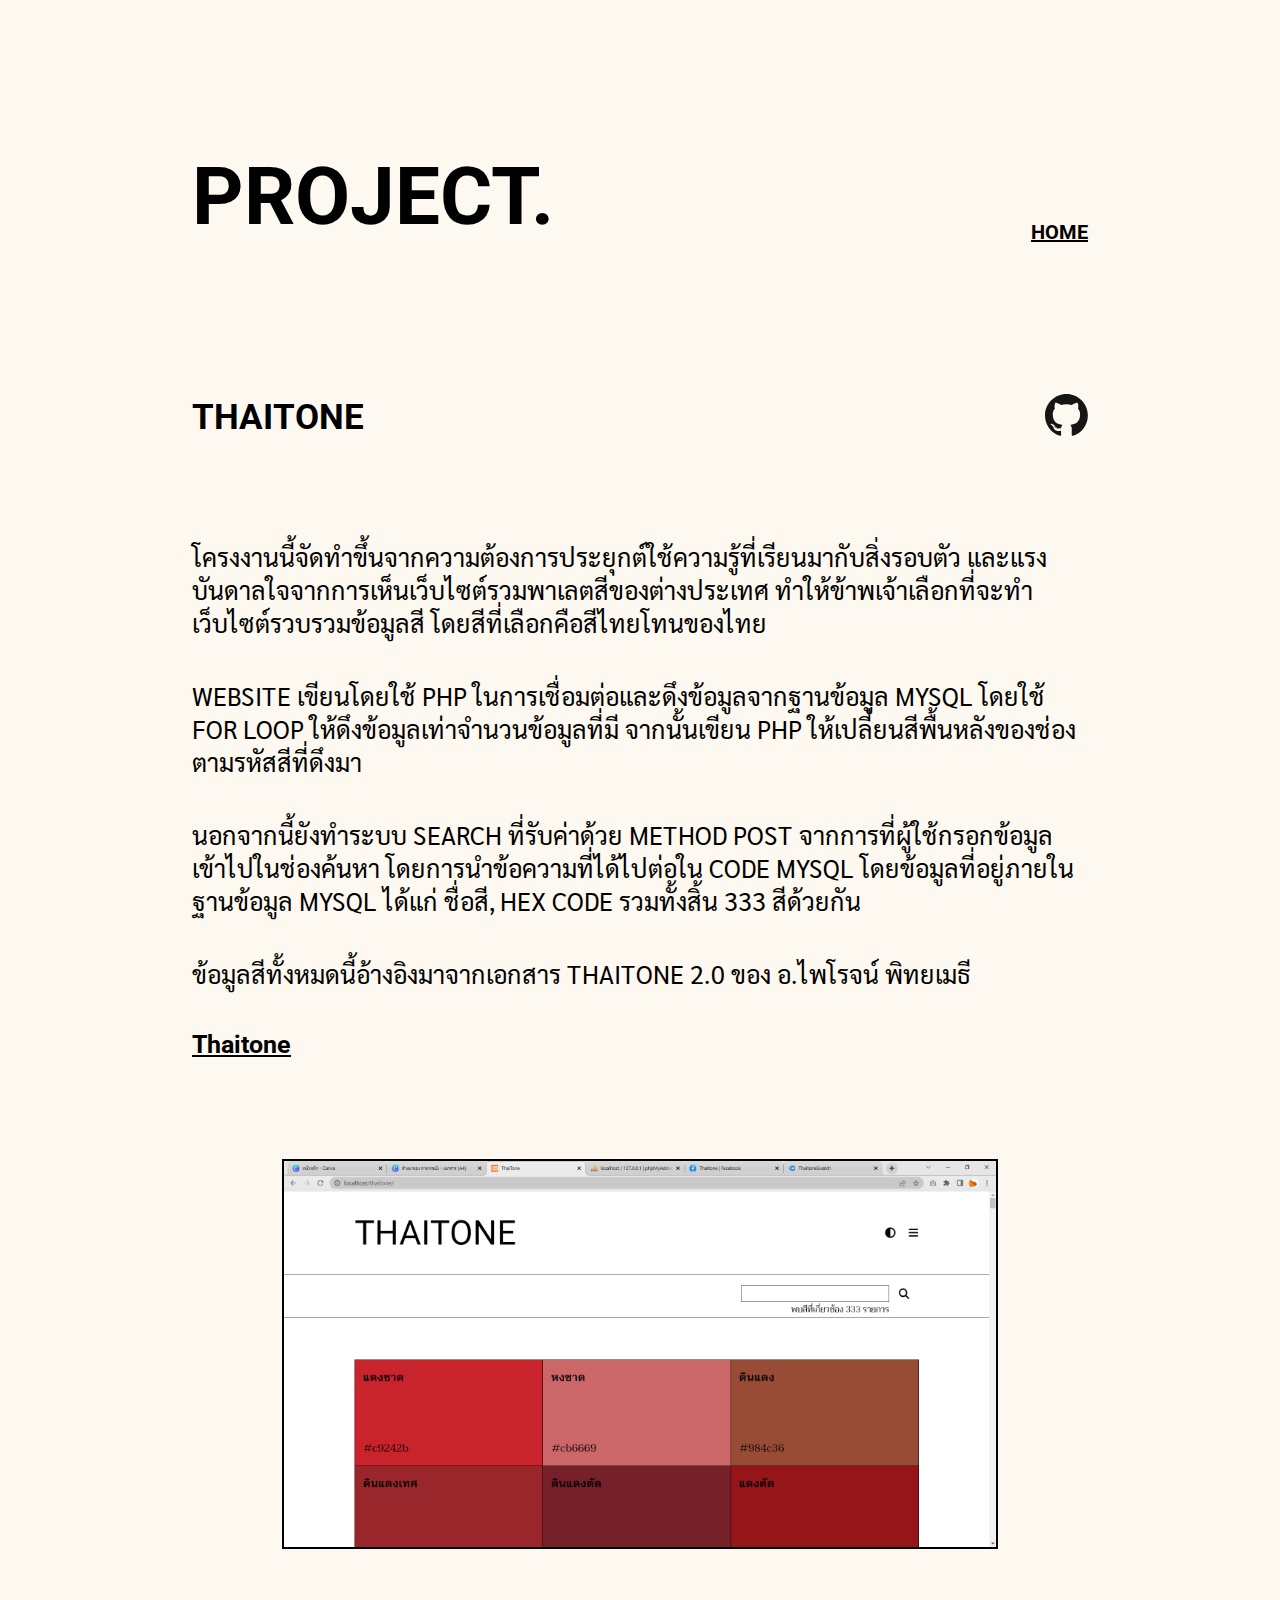
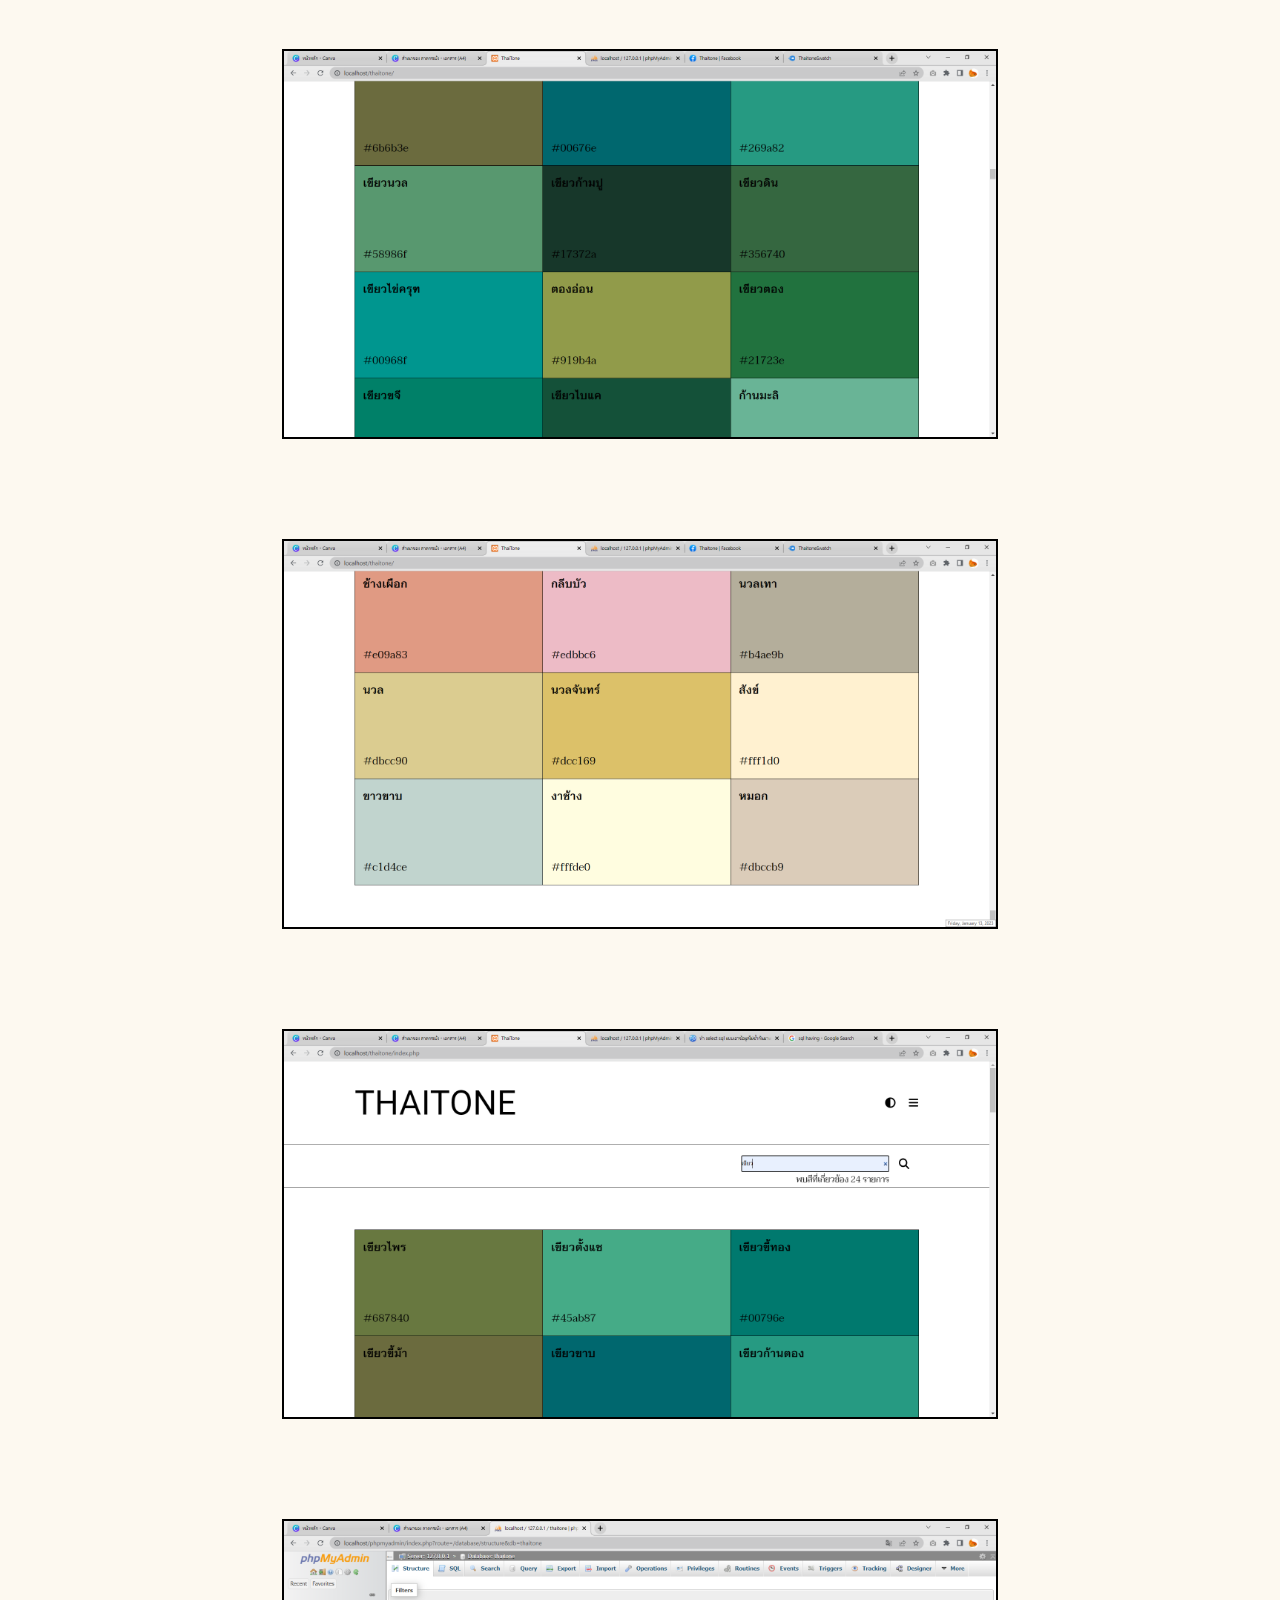
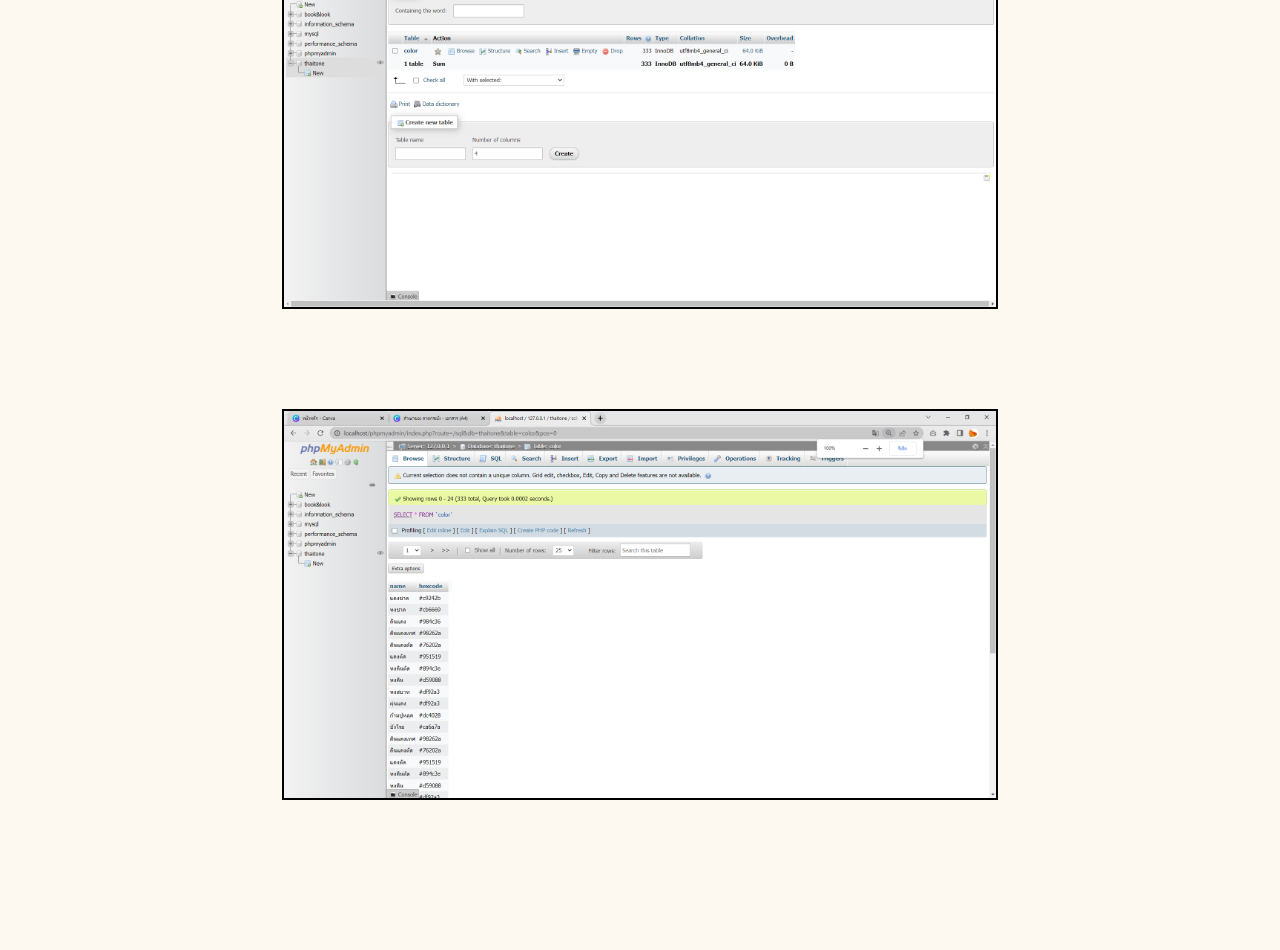
<file: detail_project/project_2.html>
<!DOCTYPE html>
<html lang="en">
<head>
    <meta charset="UTF-8">
    <meta http-equiv="X-UA-Compatible" content="IE=edge">
    <meta name="viewport" content="width=device-width, initial-scale=1.0">
    <title>THAITONE</title>
    <link rel="stylesheet" href="/css/for_project.css">
    <link rel="preconnect" href="https://fonts.googleapis.com"><link rel="preconnect" href="https://fonts.gstatic.com" crossorigin><link href="https://fonts.googleapis.com/css2?family=Sarabun:wght@100;200;300;400;500;600;700;800&display=swap" rel="stylesheet">
    <link rel="preconnect" href="https://fonts.googleapis.com"><link rel="preconnect" href="https://fonts.gstatic.com" crossorigin><link href="https://fonts.googleapis.com/css2?family=Roboto&display=swap" rel="stylesheet">
</head>
<body>
    <div class="container">
        <header>
            <h1>project.</h1>
            <a href="/index.html">home</a>
        </header>
        <main>
            <div class="head-text">
                <h3>THAITONE</h3>
                <a href="https://github.com/namthip06/color-thai-tone"> <img src="/image/github.svg" alt="img-git"> </a>
            </div>
            <p>โครงงานนี้จัดทำขึ้นจากความต้องการประยุกต์ใช้ความรู้ที่เรียนมากับสิ่งรอบตัว และแรงบันดาลใจจากการเห็นเว็บไซต์รวมพาเลตสีของต่างประเทศ ทำให้ข้าพเจ้าเลือกที่จะทำเว็บไซต์รวบรวมข้อมูลสี โดยสีที่เลือกคือสีไทยโทนของไทย</p>
            <p>website เขียนโดยใช้ php ในการเชื่อมต่อและดึงข้อมูลจากฐานข้อมูล mysql โดยใช้ for loop ให้ดึงข้อมูลเท่าจำนวนข้อมูลที่มี จากนั้นเขียน php ให้เปลี่ยนสีพื้นหลังของช่องตามรหัสสีที่ดึงมา</p>
            <p>นอกจากนี้ยังทำระบบ search ที่รับค่าด้วย method post จากการที่ผู้ใช้กรอกข้อมูลเข้าไปในช่องค้นหา โดยการนำข้อความที่ได้ไปต่อใน code mysql โดยข้อมูลที่อยู่ภายในฐานข้อมูล mysql ได้แก่ ชื่อสี, hex code รวมทั้งสิ้น 333 สีด้วยกัน</p>
            <p>ข้อมูลสีทั้งหมดนี้อ้างอิงมาจากเอกสาร THAITONE 2.0 ของ อ.ไพโรจน์ พิทยเมธี</p>
            <a href="https://www.facebook.com/thaitonecolor">Thaitone</a>
            <img src="/img_project/2 (1).png" alt="img-project">
            <img src="/img_project/2 (2).png" alt="img-project">
            <img src="/img_project/2 (3).png" alt="img-project">
            <img src="/img_project/2 (4).png" alt="img-project">
            <img src="/img_project/2 (5).png" alt="img-project">
            <img src="/img_project/2 (6).png" alt="img-project">
        </main>
    </div>
</body>
</html>
</file>
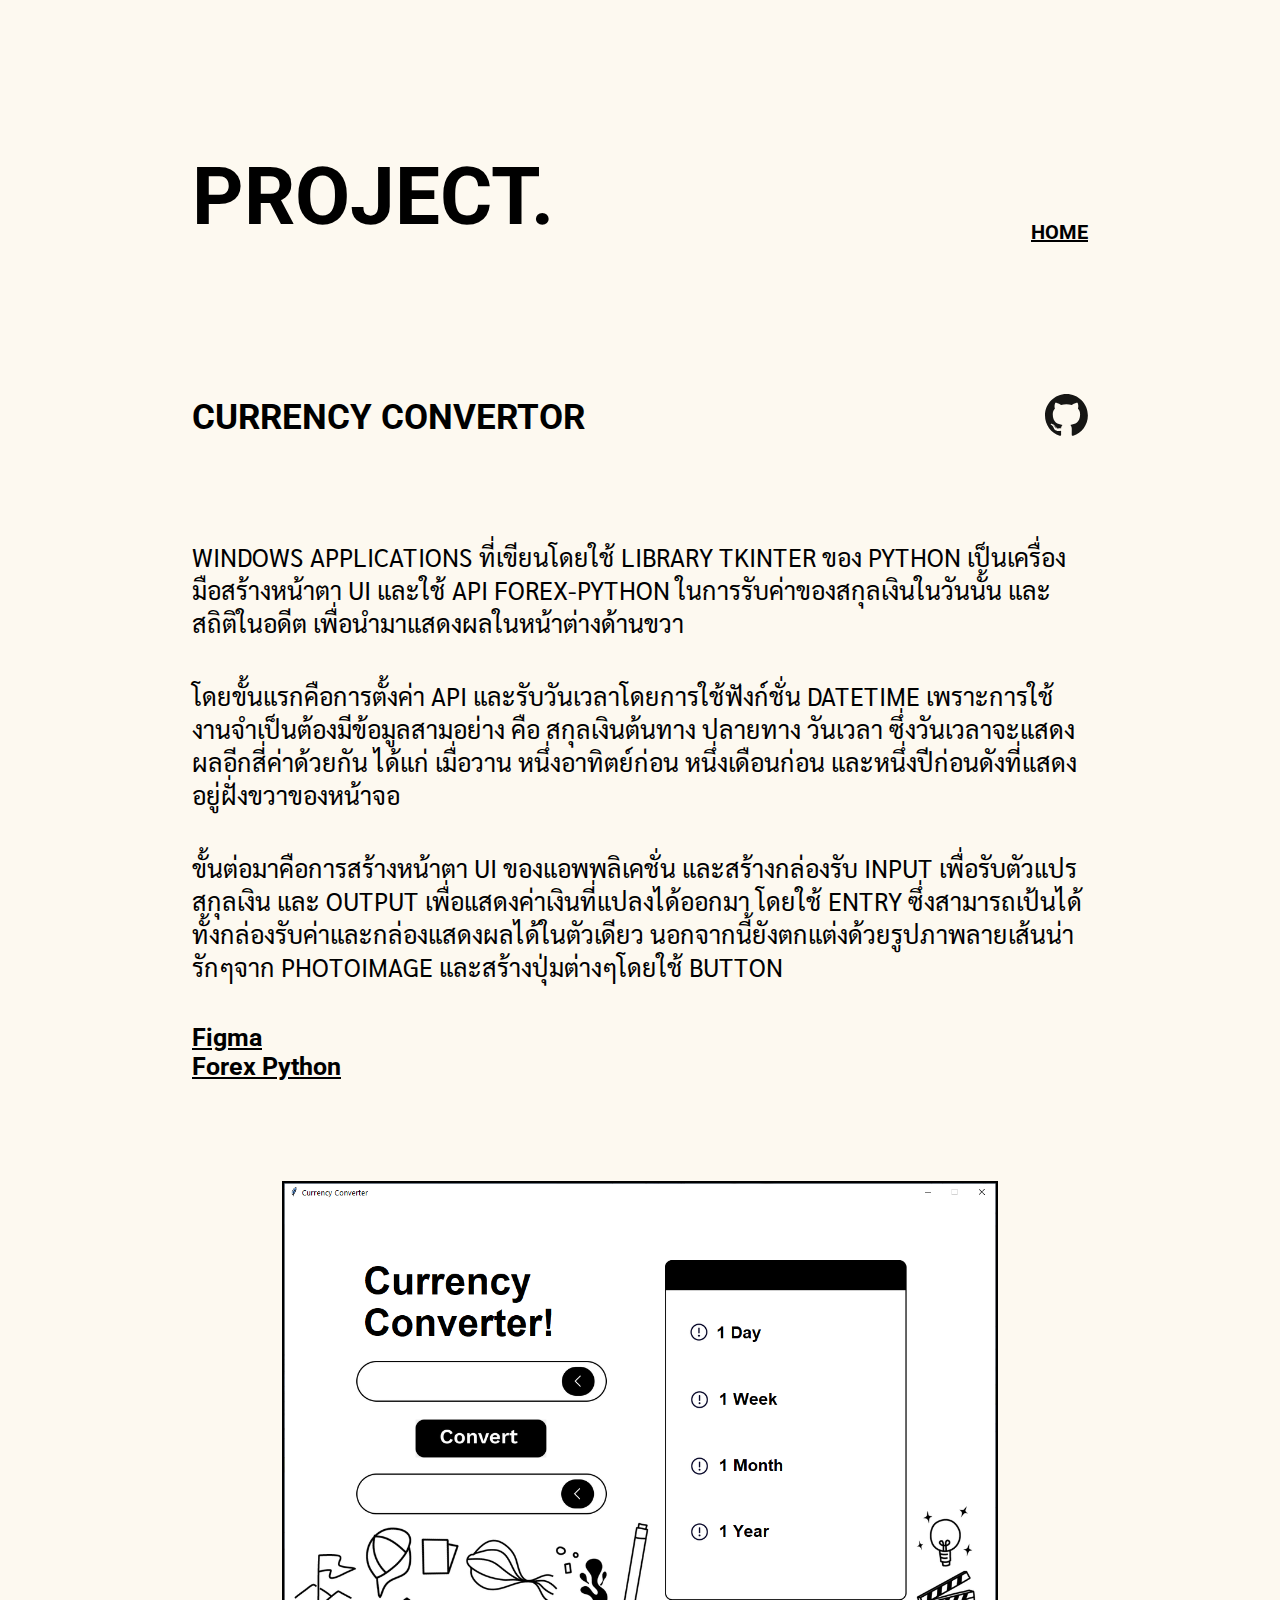
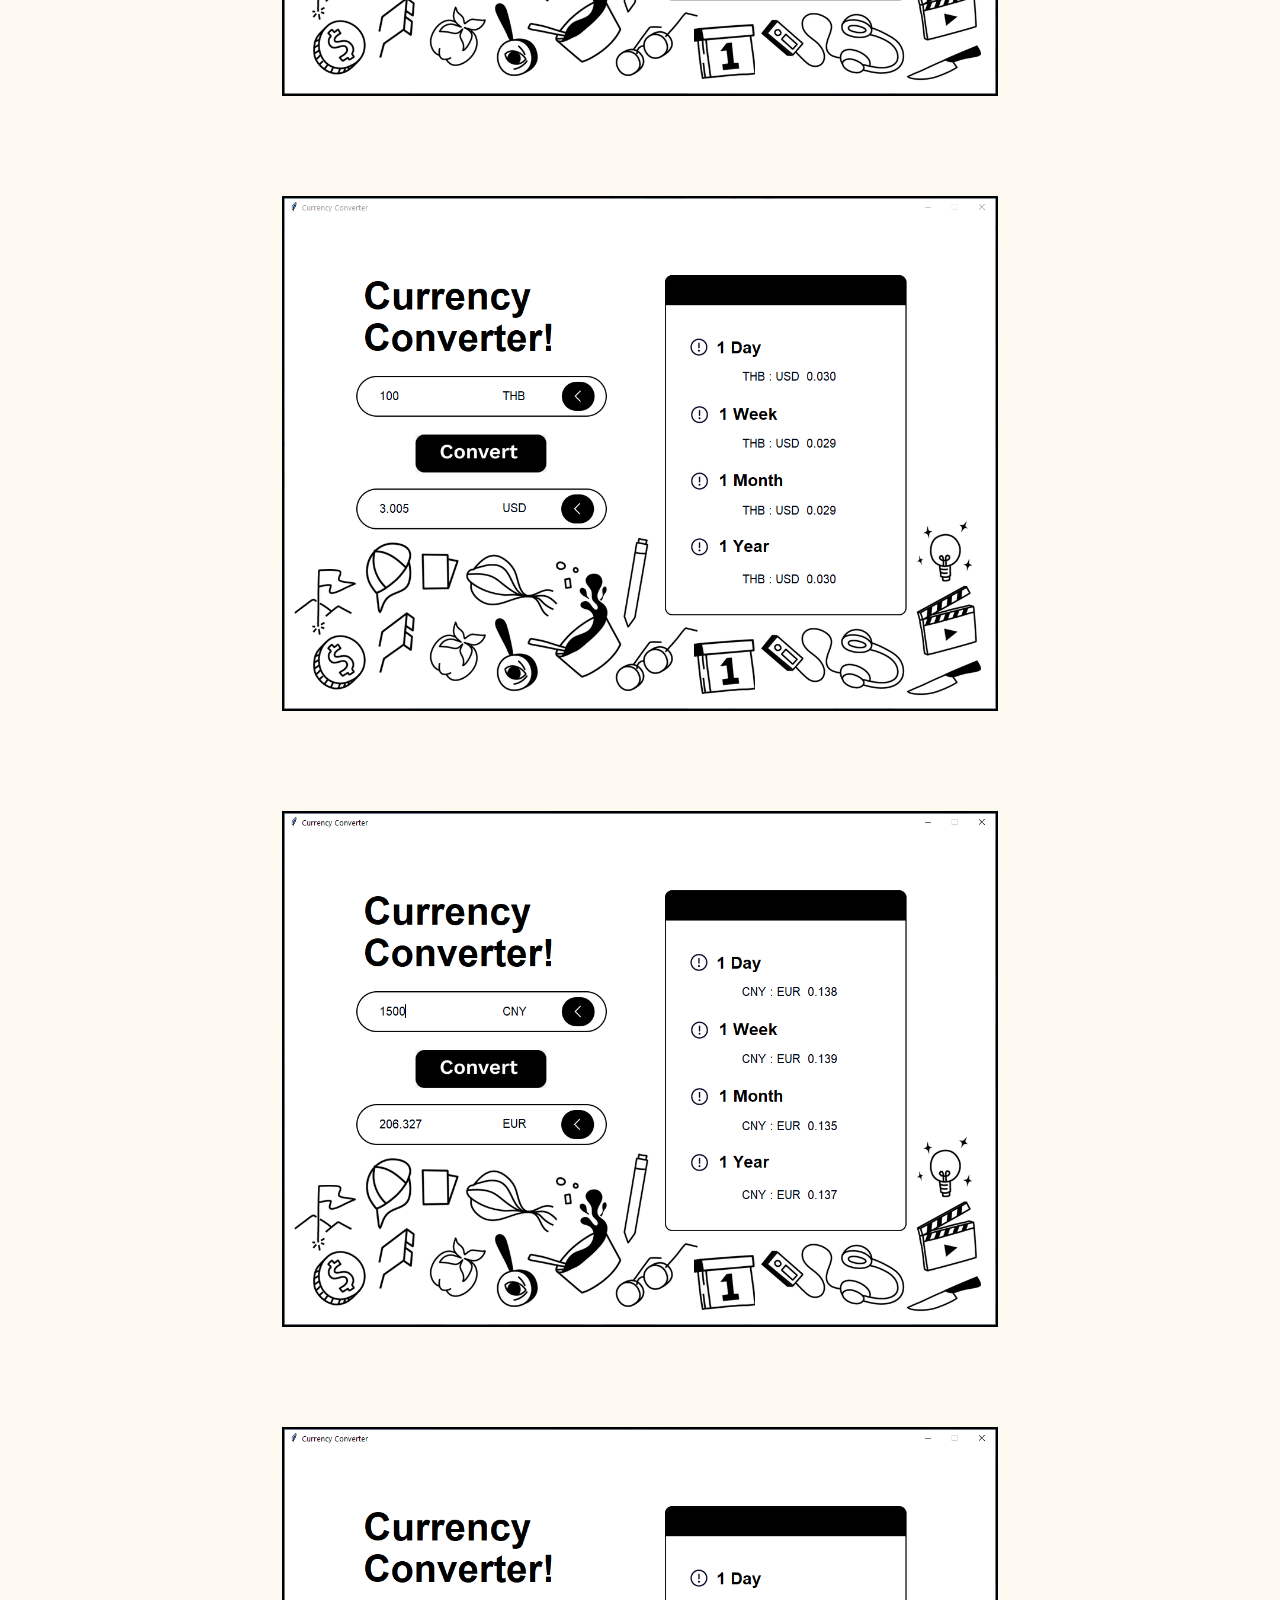
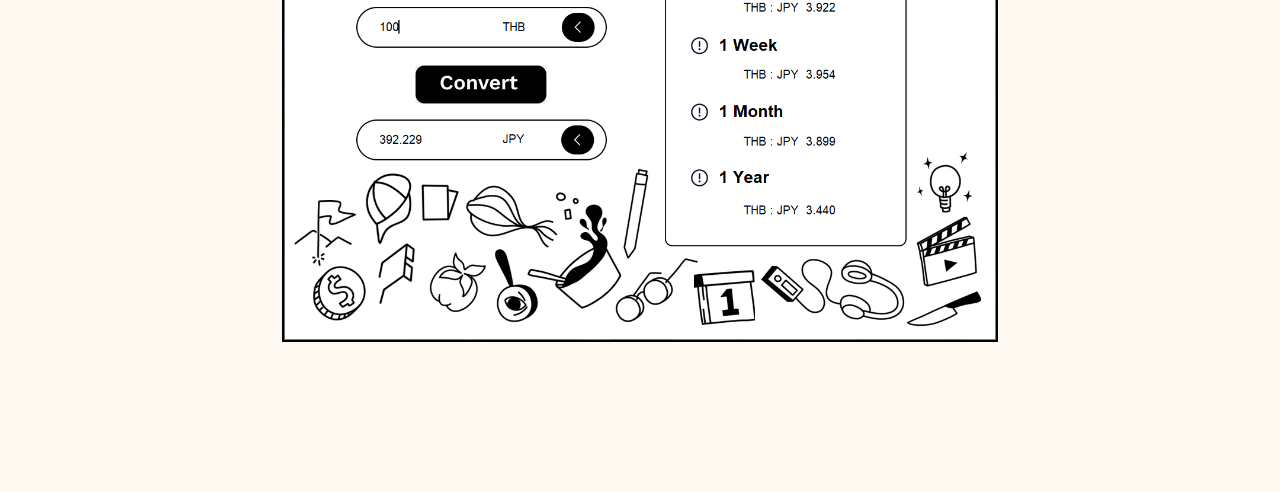
<file: detail_project/project_3.html>
<!DOCTYPE html>
<html lang="en">
<head>
    <meta charset="UTF-8">
    <meta http-equiv="X-UA-Compatible" content="IE=edge">
    <meta name="viewport" content="width=device-width, initial-scale=1.0">
    <title>CURRENCY CONVERTOR</title>
    <link rel="stylesheet" href="/css/for_project.css">
    <link rel="preconnect" href="https://fonts.googleapis.com"><link rel="preconnect" href="https://fonts.gstatic.com" crossorigin><link href="https://fonts.googleapis.com/css2?family=Sarabun:wght@100;200;300;400;500;600;700;800&display=swap" rel="stylesheet">
    <link rel="preconnect" href="https://fonts.googleapis.com"><link rel="preconnect" href="https://fonts.gstatic.com" crossorigin><link href="https://fonts.googleapis.com/css2?family=Roboto&display=swap" rel="stylesheet">
</head>
<body>
    <div class="container">
        <header>
            <h1>project.</h1>
            <a href="/index.html">home</a>
        </header>
        <main>
            <div class="head-text">
                <h3>CURRENCY CONVERTOR</h3>
                <a href="https://github.com/namthip06/currency-converter"> <img src="/image/github.svg" alt="img-git"> </a>
            </div>
            <p>WINDOWS APPLICATIONS ที่เขียนโดยใช้ LIBRARY TKINTER ของ PYTHON เป็นเครื่องมือสร้างหน้าตา UI และใช้ API FOREX-PYTHON ในการรับค่าของสกุลเงินในวันนั้น และสถิติในอดีต เพื่อนำมาแสดงผลในหน้าต่างด้านขวา</p>
            <p>โดยขั้นแรกคือการตั้งค่า API และรับวันเวลาโดยการใช้ฟังก์ชั่น DATETIME เพราะการใช้งานจำเป็นต้องมีข้อมูลสามอย่าง คือ สกุลเงินต้นทาง ปลายทาง วันเวลา ซึ่งวันเวลาจะแสดงผลอีกสี่ค่าด้วยกัน ได้แก่ เมื่อวาน หนึ่งอาทิตย์ก่อน หนึ่งเดือนก่อน และหนึ่งปีก่อนดังที่แสดงอยู่ฝั่งขวาของหน้าจอ</p>
            <p>ขั้นต่อมาคือการสร้างหน้าตา UI ของแอพพลิเคชั่น และสร้างกล่องรับ INPUT เพื่อรับตัวแปรสกุลเงิน และ OUTPUT เพื่อแสดงค่าเงินที่แปลงได้ออกมา โดยใช้ ENTRY ซึ่งสามารถเป้นได้ทั้งกล่องรับค่าและกล่องแสดงผลได้ในตัวเดียว นอกจากนี้ยังตกแต่งด้วยรูปภาพลายเส้นน่ารักๆจาก PhotoImage และสร้างปุ่มต่างๆโดยใช้ button</p>
            <a href="C:\Users\Administrator\Documents\GitHub\namthip06.github.io\detail_project\project_3.html">figma</a>
            <a href="https://pypi.org/project/forex-python/">forex python</a>
            <img src="/img_project/3 (4).png" alt="img-project">
            <img src="/img_project/3 (1).png" alt="img-project">
            <img src="/img_project/3 (2).png" alt="img-project">
            <img src="/img_project/3 (3).png" alt="img-project">
        </main>
    </div>
</body>
</html>
</file>
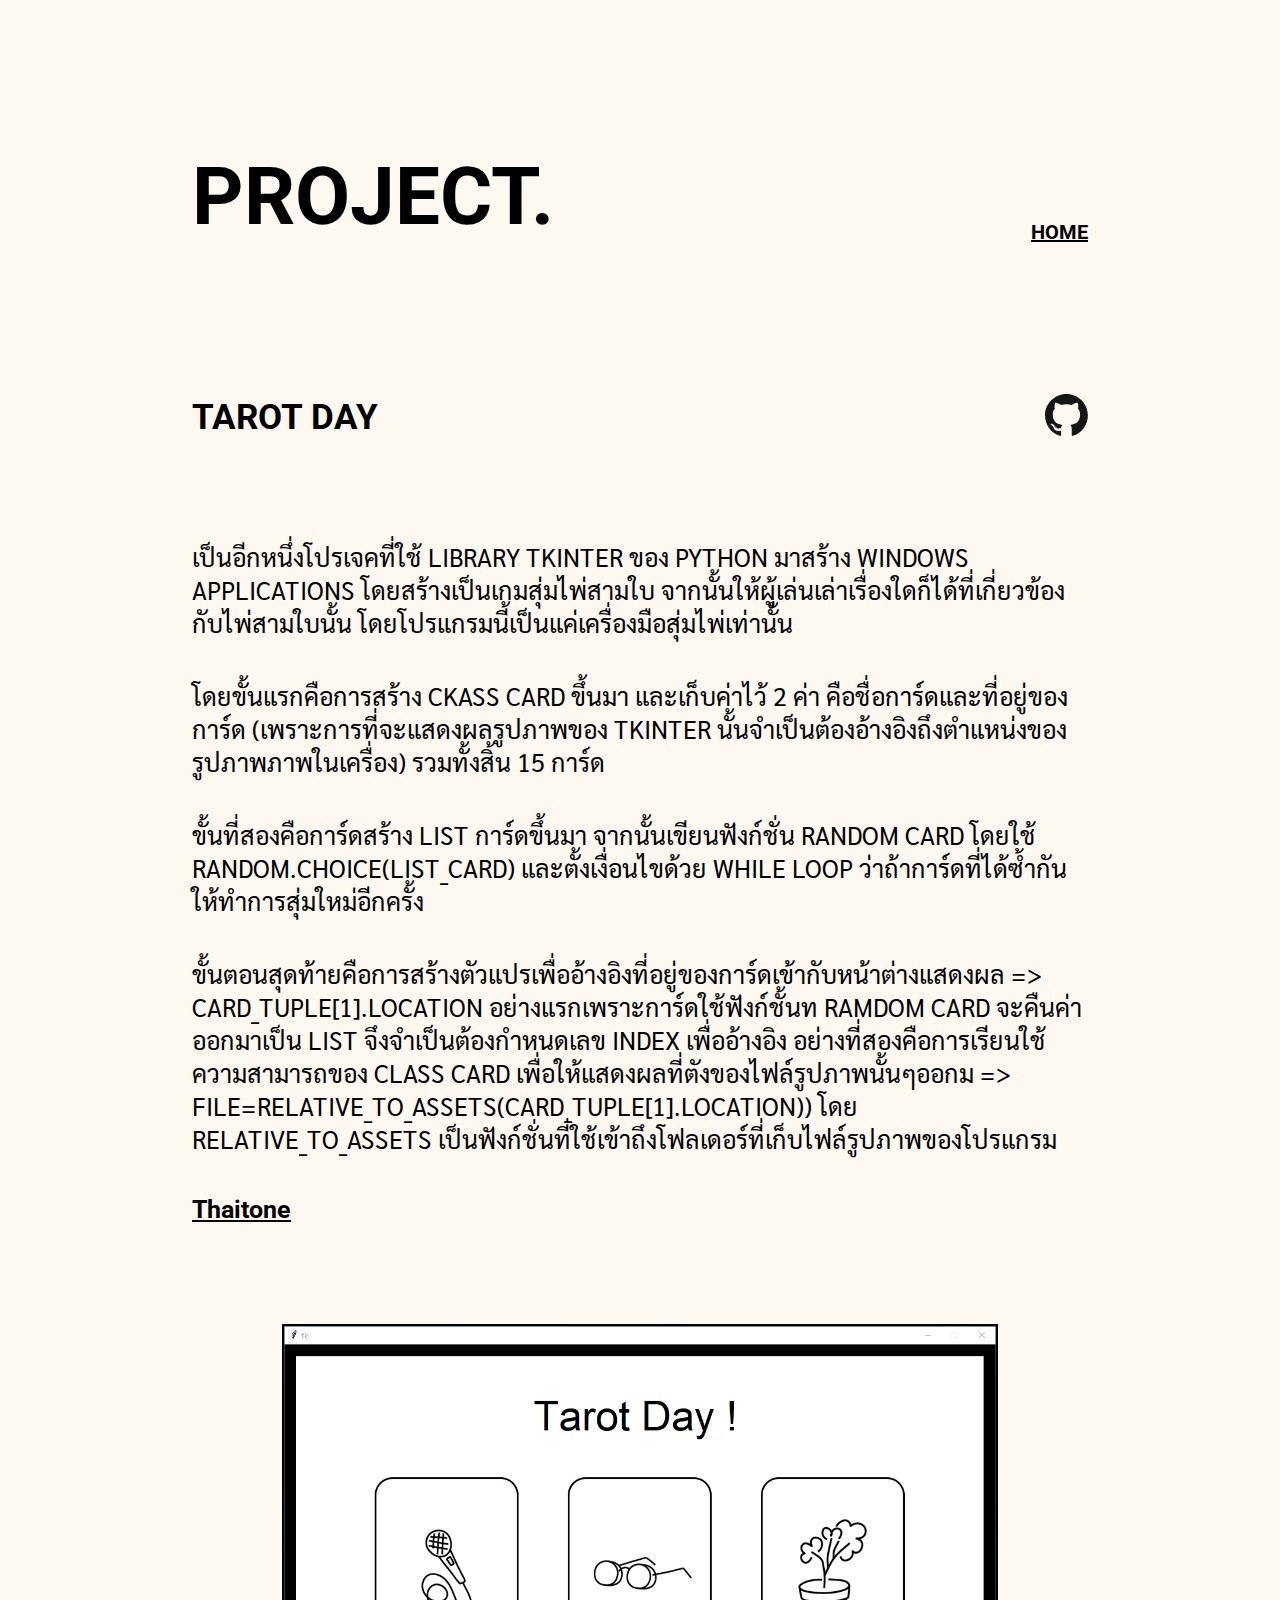
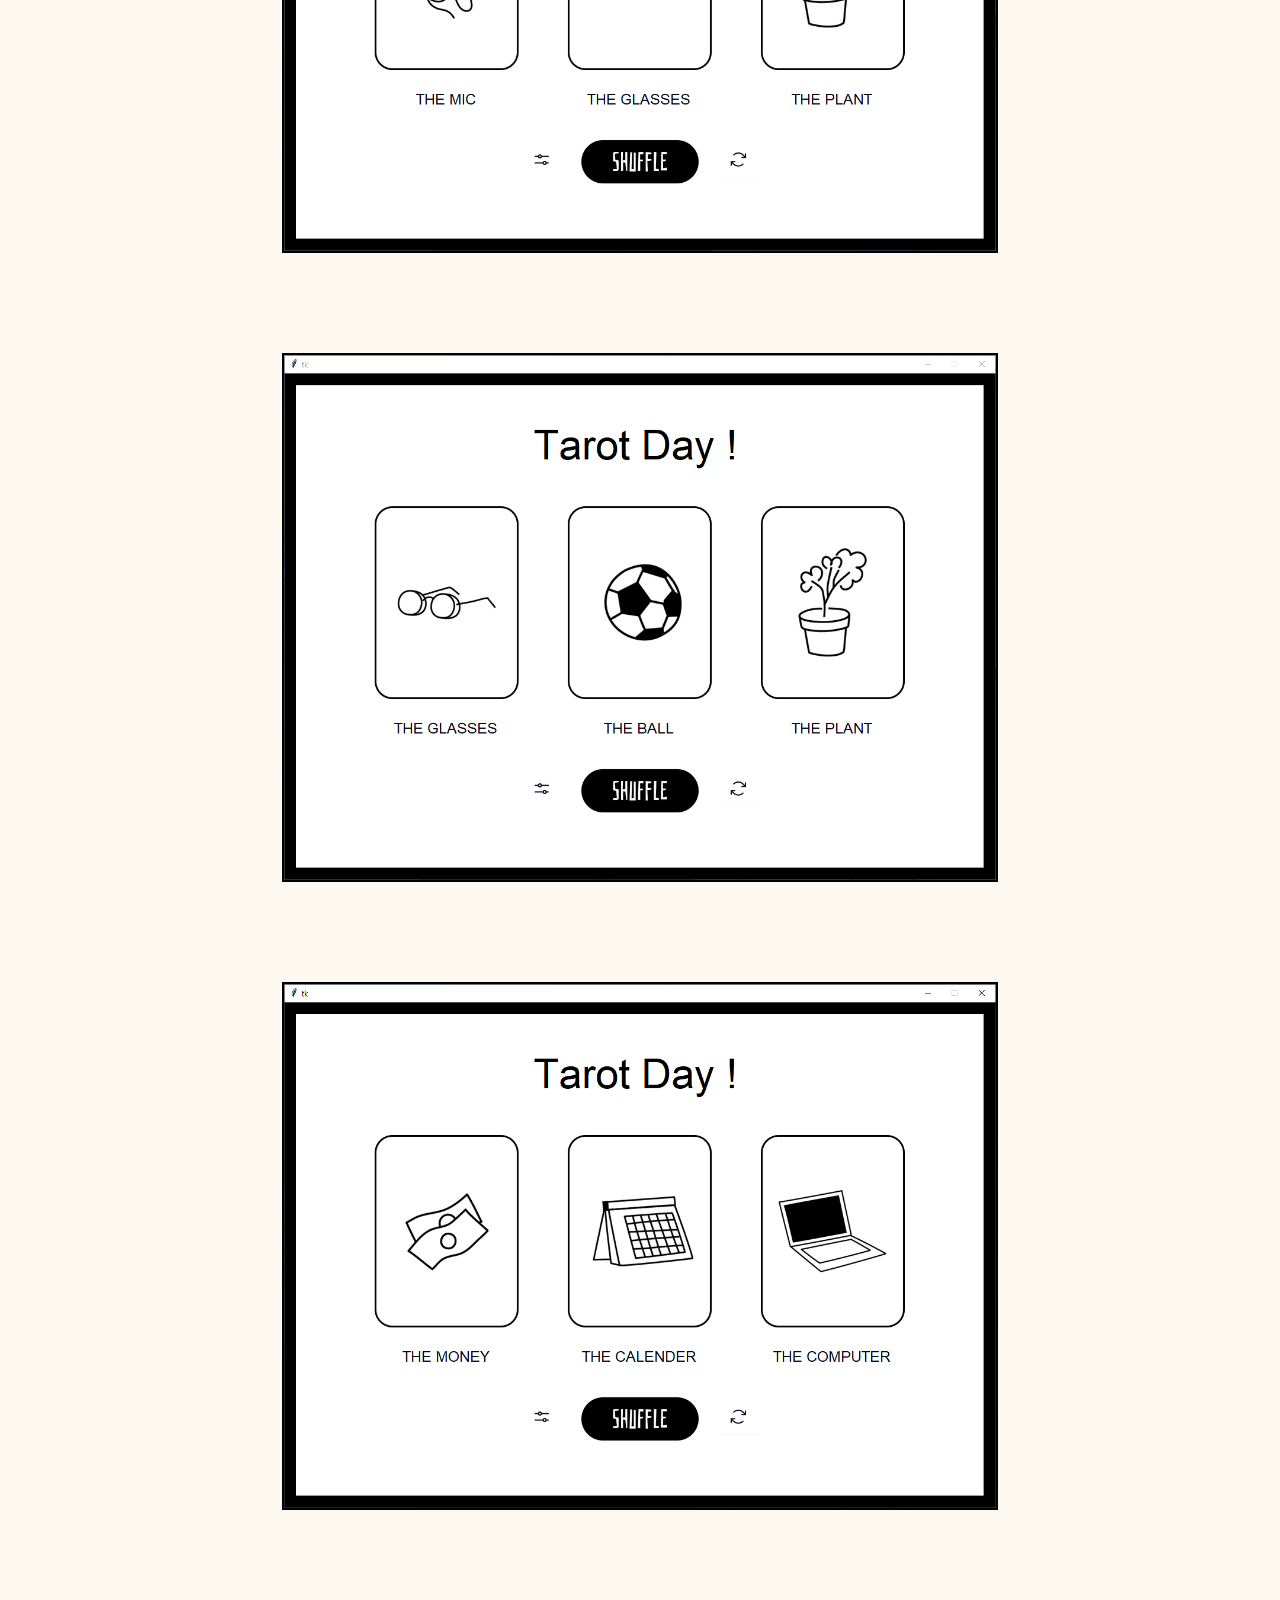
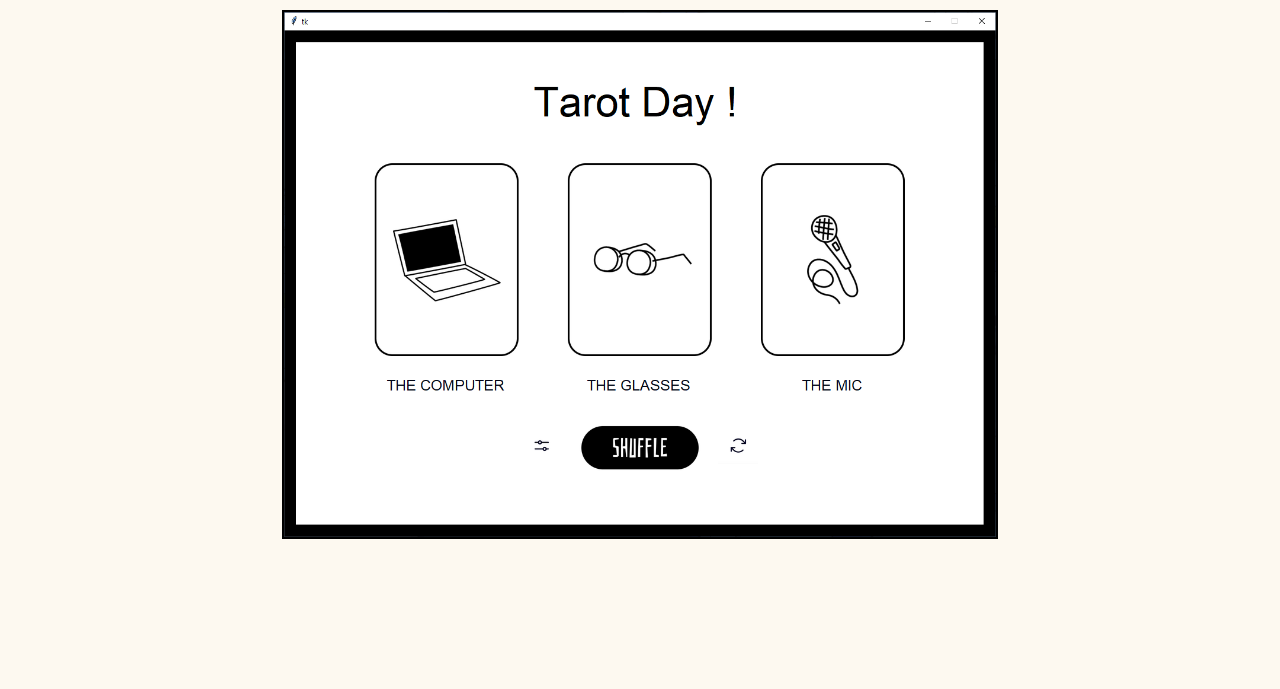
<file: detail_project/project_4.html>
<!DOCTYPE html>
<html lang="en">
<head>
    <meta charset="UTF-8">
    <meta http-equiv="X-UA-Compatible" content="IE=edge">
    <meta name="viewport" content="width=device-width, initial-scale=1.0">
    <title>Tarot Day</title>
    <link rel="stylesheet" href="/css/for_project.css">
    <link rel="preconnect" href="https://fonts.googleapis.com"><link rel="preconnect" href="https://fonts.gstatic.com" crossorigin><link href="https://fonts.googleapis.com/css2?family=Sarabun:wght@100;200;300;400;500;600;700;800&display=swap" rel="stylesheet">
    <link rel="preconnect" href="https://fonts.googleapis.com"><link rel="preconnect" href="https://fonts.gstatic.com" crossorigin><link href="https://fonts.googleapis.com/css2?family=Roboto&display=swap" rel="stylesheet">
</head>
<body>
    <div class="container">
        <header>
            <h1>project.</h1>
            <a href="/index.html">home</a>
        </header>
        <main>
            <div class="head-text">
                <h3>Tarot Day</h3>
                <a href="https://github.com/namthip06/tarot-day"> <img src="/image/github.svg" alt="img-git"> </a>
            </div>
            <p>เป็นอีกหนึ่งโปรเจคที่ใช้ library tkinter ของ python มาสร้าง windows applications โดยสร้างเป็นเกมสุ่มไพ่สามใบ จากนั้นให้ผู้เล่นเล่าเรื่องใดก็ได้ที่เกี่ยวข้องกับไพ่สามใบนั้น โดยโปรแกรมนี้เป็นแค่เครื่องมือสุ่มไพ่เท่านั้น</p>
            <p>โดยขั้นแรกคือการสร้าง ckass card ขึ้นมา และเก็บค่าไว้ 2 ค่า คือชื่อการ์ดและที่อยู่ของการ์ด (เพราะการที่จะแสดงผลรูปภาพของ tkinter นั้นจำเป็นต้องอ้างอิงถึงตำแหน่งของรูปภาพภาพในเครื่อง) รวมทั้งสิ้น 15 การ์ด</p>
            <p>ขั้นที่สองคือการ์ดสร้าง list การ์ดขึ้นมา จากนั้นเขียนฟังก์ชั่น random card โดยใช้ random.choice(list_card) และตั้งเงื่อนไขด้วย while loop ว่าถ้าการ์ดที่ได้ซ้ำกันให้ทำการสุ่มใหม่อีกครั้ง</p>
            <p>ขั้นตอนสุดท้ายคือการสร้างตัวแปรเพื่ออ้างอิงที่อยู่ของการ์ดเข้ากับหน้าต่างแสดงผล => card_tuple[1].location อย่างแรกเพราะการ์ดใช้ฟังก์ชั้นท ramdom card จะคืนค่าออกมาเป็น list จึงจำเป็นต้องกำหนดเลข index เพื่ออ้างอิง อย่างที่สองคือการเรียนใช้ความสามารถของ class card เพื่อให้แสดงผลที่ตังของไฟล์รูปภาพนั้นๆออกม => file=relative_to_assets(card_tuple[1].location)) โดย relative_to_assets เป็นฟังก์ชั่นที่ใช้เข้าถึงโฟลเดอร์ที่เก็บไฟล์รูปภาพของโปรแกรม</p>
            <a href="https://www.facebook.com/thaitonecolor">Thaitone</a>
            <img src="/img_project/4 (1).png" alt="img-project">
            <img src="/img_project/4 (2).png" alt="img-project">
            <img src="/img_project/4 (3).png" alt="img-project">
            <img src="/img_project/4 (4).png" alt="img-project">
        </main>
    </div>
</body>
</html>
</file>
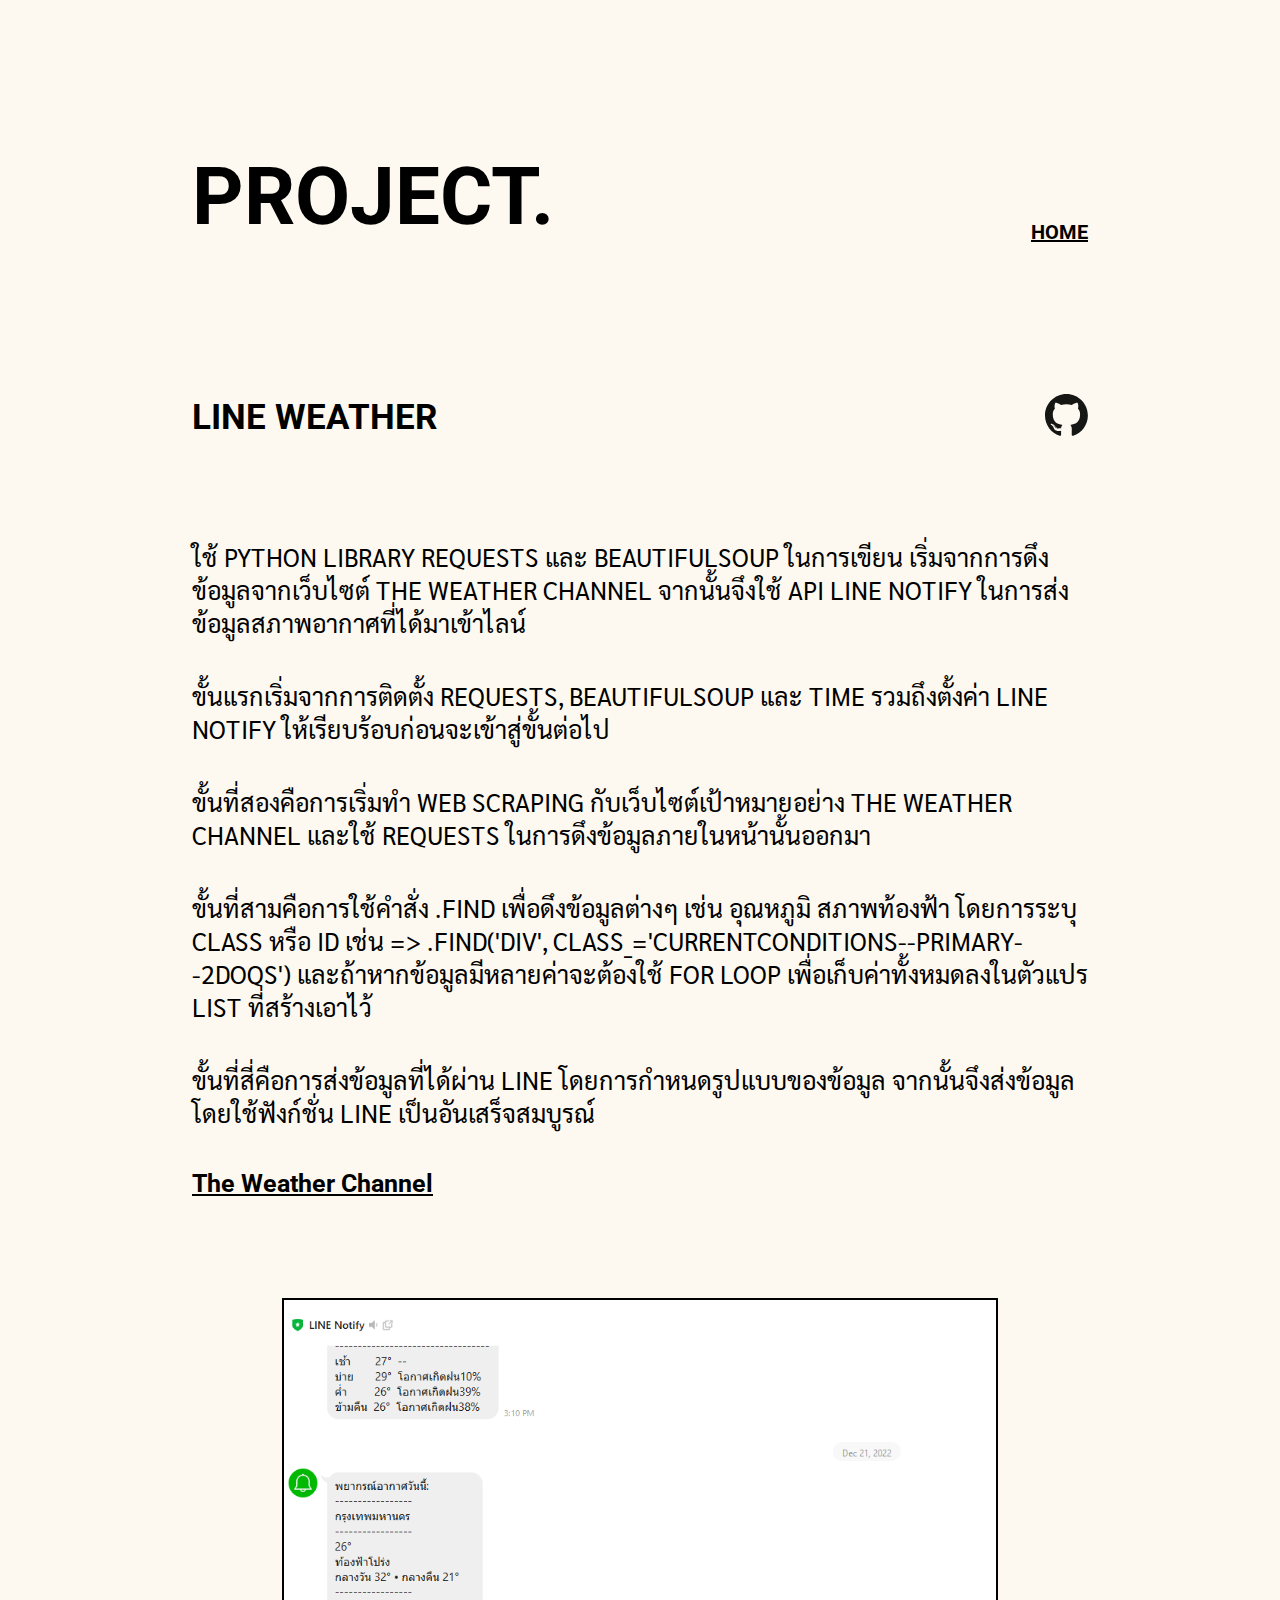
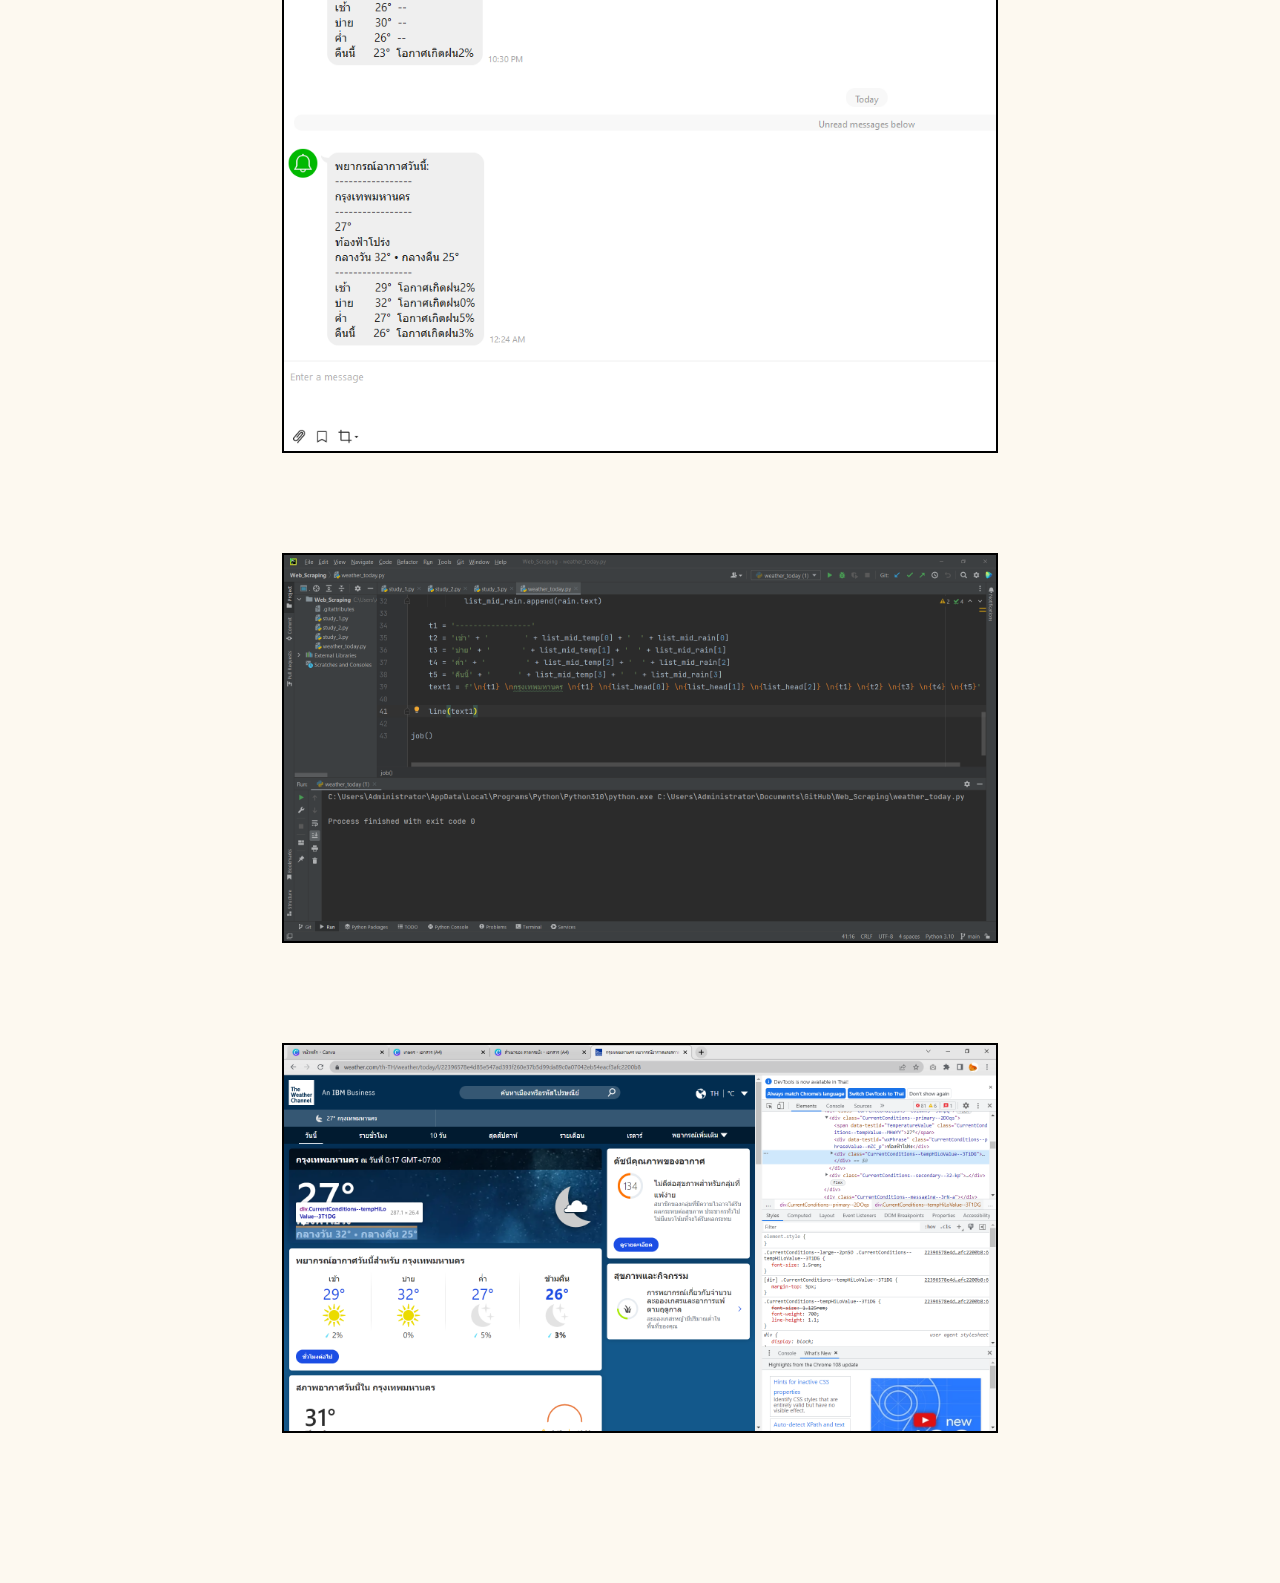
<file: detail_project/project_5.html>
<!DOCTYPE html>
<html lang="en">
<head>
    <meta charset="UTF-8">
    <meta http-equiv="X-UA-Compatible" content="IE=edge">
    <meta name="viewport" content="width=device-width, initial-scale=1.0">
    <title>Line Weather</title>
    <link rel="stylesheet" href="/css/for_project.css">
    <link rel="preconnect" href="https://fonts.googleapis.com"><link rel="preconnect" href="https://fonts.gstatic.com" crossorigin><link href="https://fonts.googleapis.com/css2?family=Sarabun:wght@100;200;300;400;500;600;700;800&display=swap" rel="stylesheet">
    <link rel="preconnect" href="https://fonts.googleapis.com"><link rel="preconnect" href="https://fonts.gstatic.com" crossorigin><link href="https://fonts.googleapis.com/css2?family=Roboto&display=swap" rel="stylesheet">
</head>
<body>
    <div class="container">
        <header>
            <h1>project.</h1>
            <a href="/index.html">home</a>
        </header>
        <main>
            <div class="head-text">
                <h3>Line Weather</h3>
                <a href="https://github.com/namthip06/line-weather"> <img src="/image/github.svg" alt="img-git"> </a>
            </div>
            <p>ใช้ python library requests และ BeautifulSoup ในการเขียน เริ่มจากการดึงข้อมูลจากเว็บไซต์ The Weather Channel จากนั้นจึงใช้ API line notify ในการส่งข้อมูลสภาพอากาศที่ได้มาเข้าไลน์</p>
            <p>ขั้นแรกเริ่มจากการติดตั้ง requests, BeautifulSoup และ time รวมถึงตั้งค่า line notify ให้เรียบร้อบก่อนจะเข้าสู่ขั้นต่อไป</p>
            <p>ขั้นที่สองคือการเริ่มทำ web scraping กับเว็บไซต์เป้าหมายอย่าง The Weather Channel และใช้ requests ในการดึงข้อมูลภายในหน้านั้นออกมา</p>
            <p>ขั้นที่สามคือการใช้คำสั่ง .find เพื่อดึงข้อมูลต่างๆ  เช่น  อุณหภูมิ สภาพท้องฟ้า โดยการระบุ class หรือ id เช่น => .find('div', class_='CurrentConditions--primary--2DOqs') และถ้าหากข้อมูลมีหลายค่าจะต้องใช้ for loop เพื่อเก็บค่าทั้งหมดลงในตัวแปร list ที่สร้างเอาไว้</p>
            <p>ขั้นที่สี่คือการส่งข้อมูลที่ได้ผ่าน line โดยการกำหนดรูปแบบของข้อมูล จากนั้นจึงส่งข้อมูลโดยใช้ฟังก์ชั่น line เป็นอันเสร็จสมบูรณ์</p>
            <a href="https://weather.com/th-TH/weather/today/l/22396578e4d85e547ad393f260e37b5d99da89c0a07042eb54eacf3afc2200b8">The Weather Channel</a>
            <img src="/img_project/5 (1).png" alt="img-project">
            <img src="/img_project/5 (2).png" alt="img-project">
            <img src="/img_project/5 (3).png" alt="img-project">
        </main>
    </div>
</body>
</html>
</file>
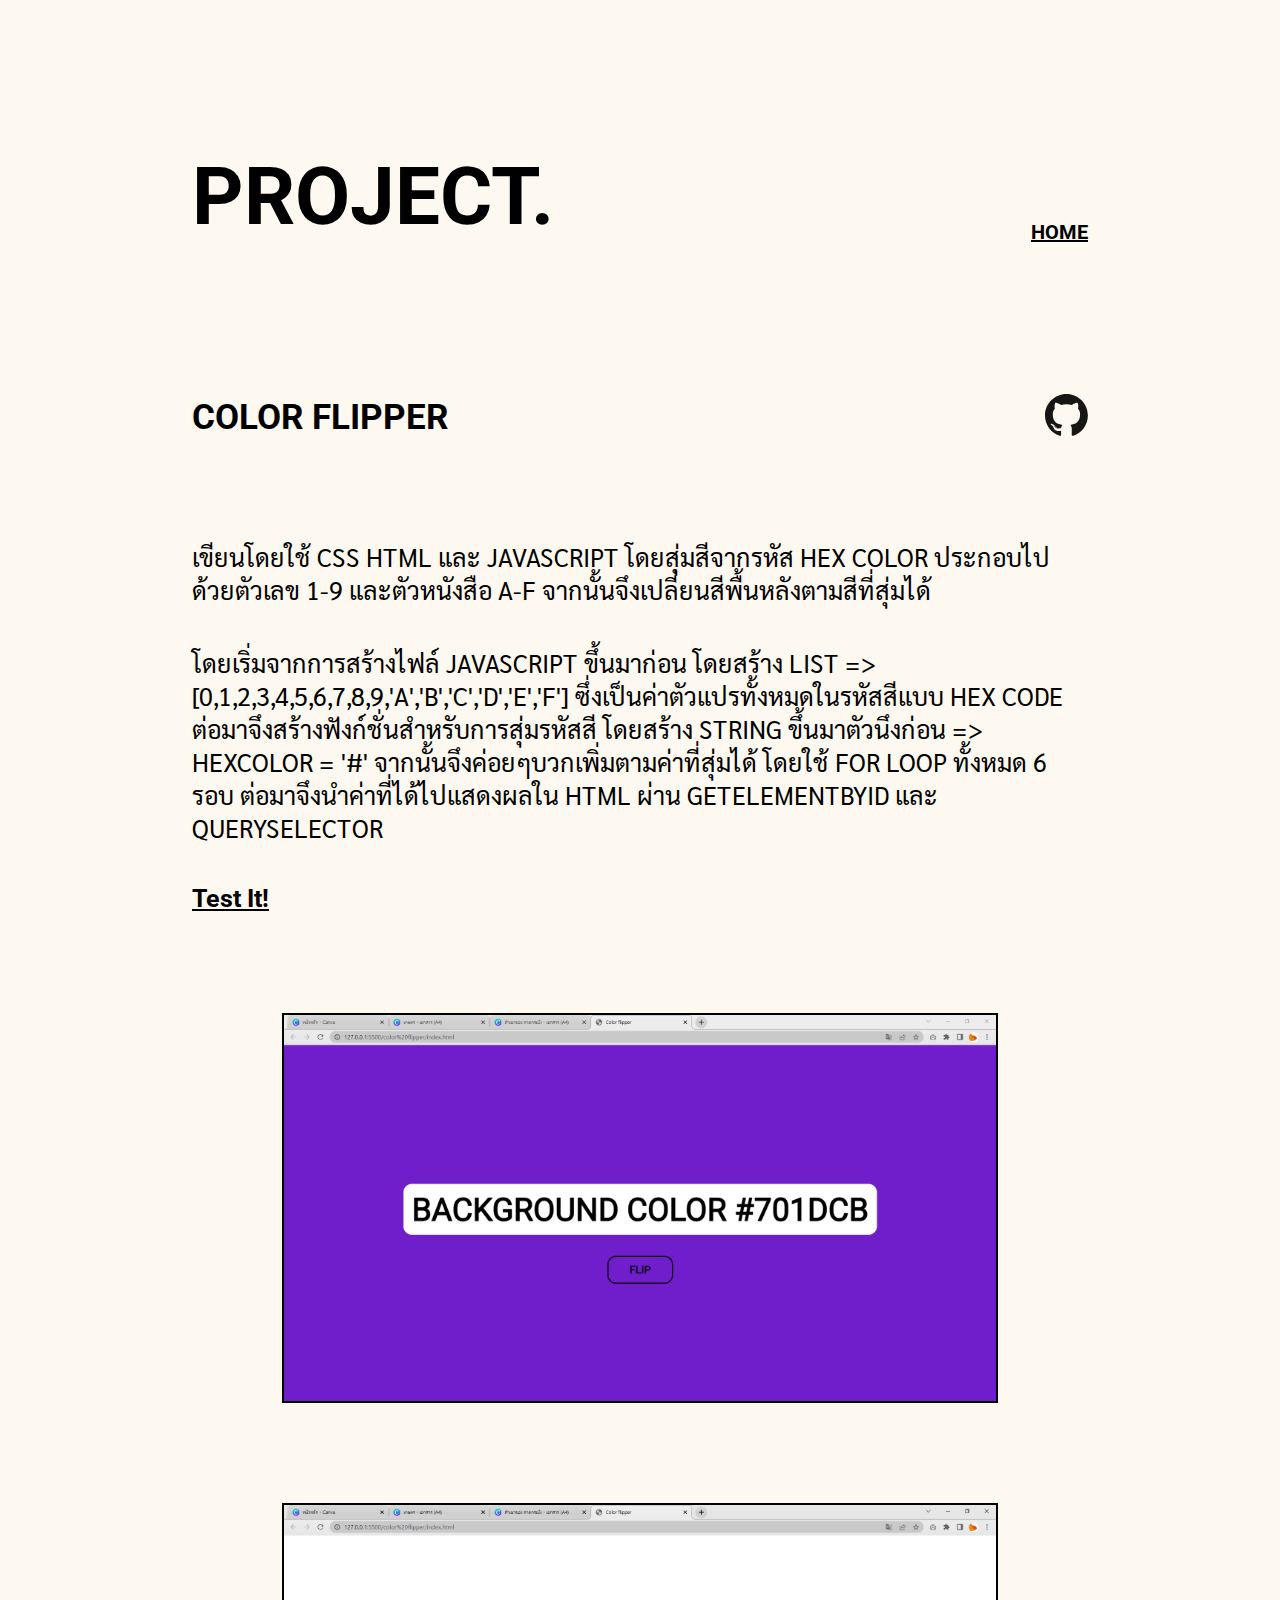
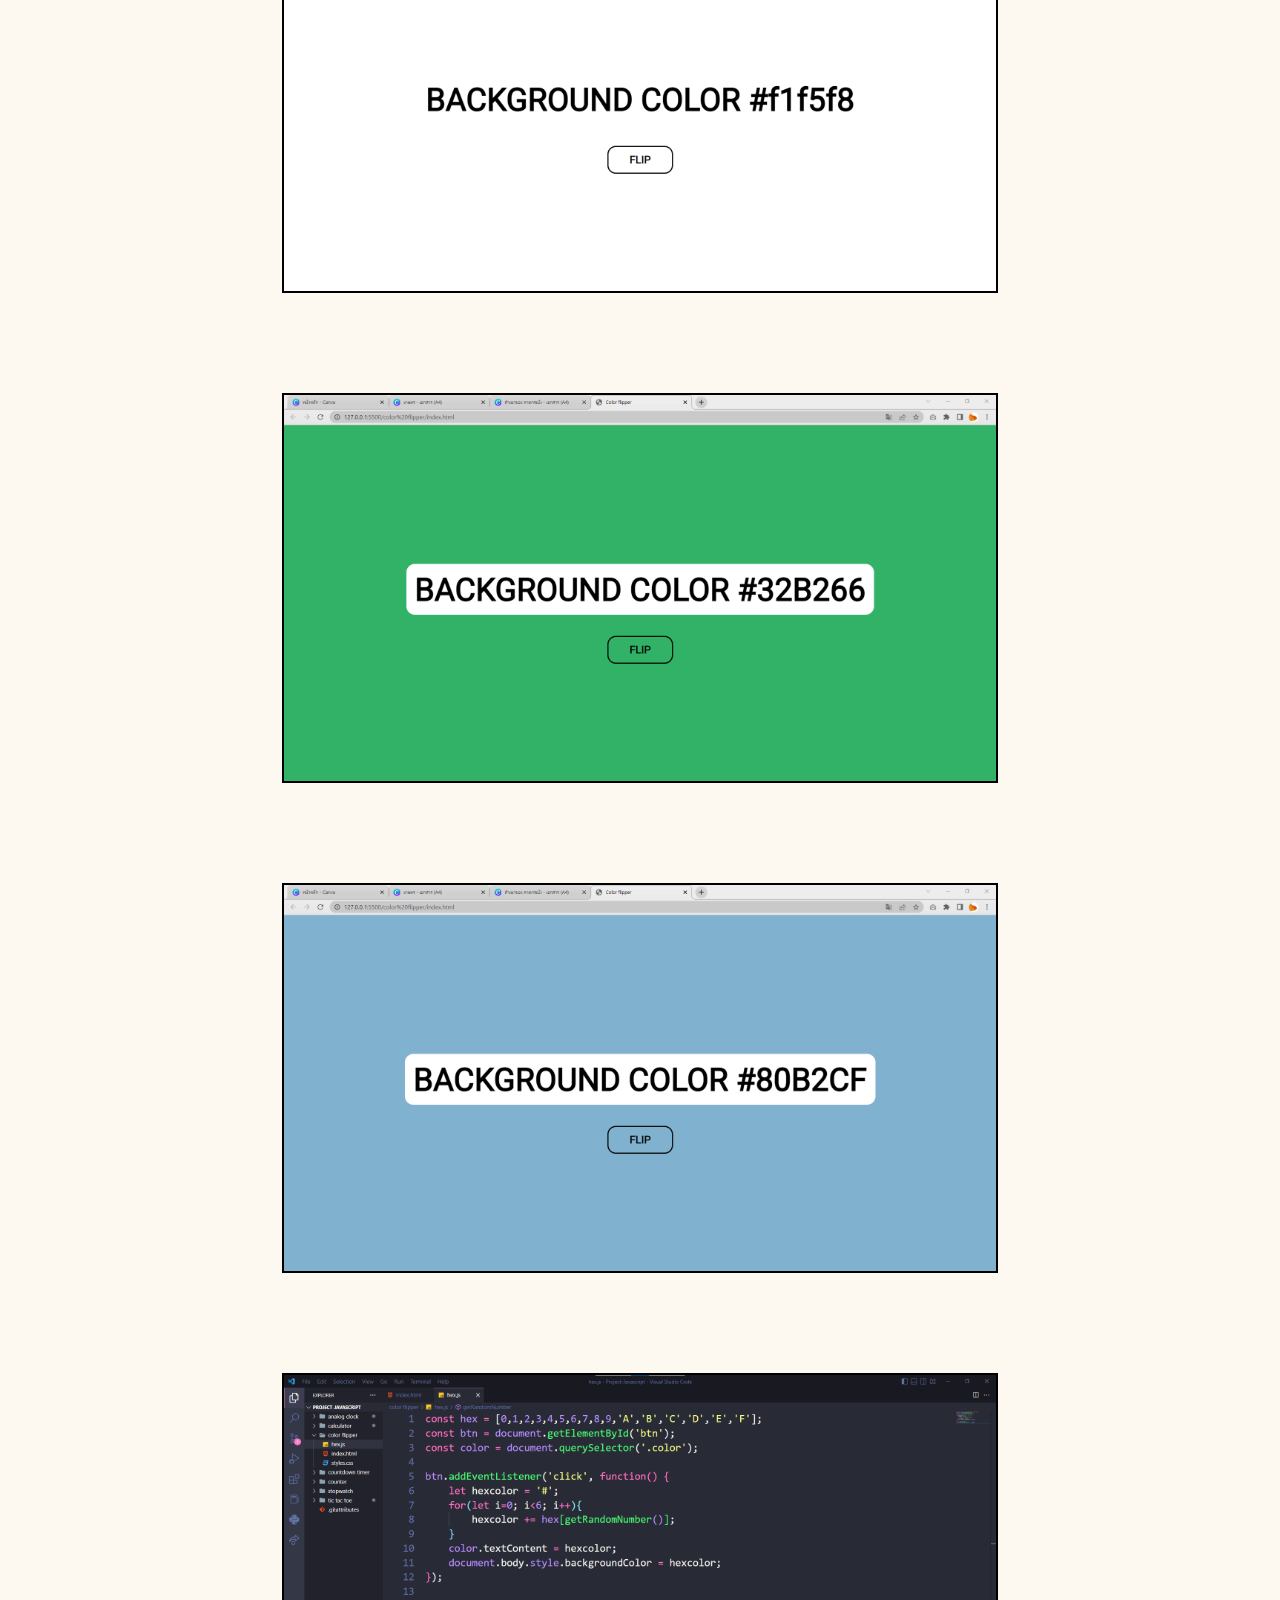
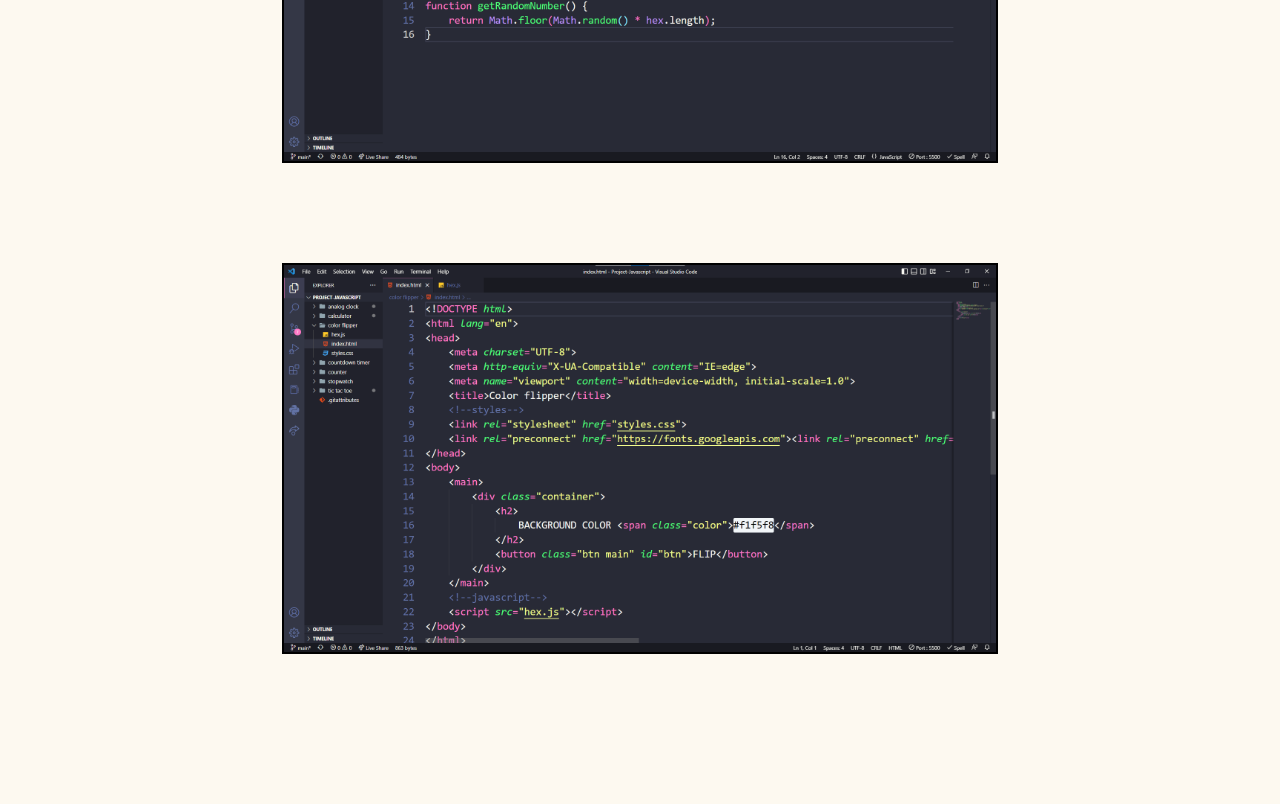
<file: detail_project/project_6.html>
<!DOCTYPE html>
<html lang="en">
<head>
    <meta charset="UTF-8">
    <meta http-equiv="X-UA-Compatible" content="IE=edge">
    <meta name="viewport" content="width=device-width, initial-scale=1.0">
    <title>Color Flipper</title>
    <link rel="stylesheet" href="/css/for_project.css">
    <link rel="preconnect" href="https://fonts.googleapis.com"><link rel="preconnect" href="https://fonts.gstatic.com" crossorigin><link href="https://fonts.googleapis.com/css2?family=Sarabun:wght@100;200;300;400;500;600;700;800&display=swap" rel="stylesheet">
    <link rel="preconnect" href="https://fonts.googleapis.com"><link rel="preconnect" href="https://fonts.gstatic.com" crossorigin><link href="https://fonts.googleapis.com/css2?family=Roboto&display=swap" rel="stylesheet">
</head>
<body>
    <div class="container">
        <header>
            <h1>project.</h1>
            <a href="/index.html">home</a>
        </header>
        <main>
            <div class="head-text">
                <h3>Color Flipper</h3>
                <a href="https://github.com/namthip06/color-flipper"> <img src="/image/github.svg" alt="img-git"> </a>
            </div>
            <p>เขียนโดยใช้ css html และ javascript โดยสุ่มสีจากรหัส Hex color ประกอบไปด้วยตัวเลข 1-9 และตัวหนังสือ A-F จากนั้นจึงเปลี่ยนสีพื้นหลังตามสีที่สุ่มได้</p>
            <p>โดยเริ่มจากการสร้างไฟล์ javascript ขึ้นมาก่อน โดยสร้าง list => [0,1,2,3,4,5,6,7,8,9,'A','B','C','D','E','F'] ซึ่งเป็นค่าตัวแปรทั้งหมดในรหัสสีแบบ hex code ต่อมาจึงสร้างฟังก์ชั่นสำหรับการสุ่มรหัสสี โดยสร้าง string ขึ้นมาตัวนึงก่อน => hexcolor = '#' จากนั้นจึงค่อยๆบวกเพิ่มตามค่าที่สุ่มได้ โดยใช้ for loop ทั้งหมด 6 รอบ ต่อมาจึงนำค่าที่ได้ไปแสดงผลใน html ผ่าน getElementById และ querySelector </p>
            <a href="https://namthip06.github.io/color-flipper/">Test it!</a>
            <img src="/img_project/6 (1).png" alt="img-project">
            <img src="/img_project/6 (2).png" alt="img-project">
            <img src="/img_project/6 (3).png" alt="img-project">
            <img src="/img_project/6 (4).png" alt="img-project">
            <img src="/img_project/6 (5).png" alt="img-project">
            <img src="/img_project/6 (6).png" alt="img-project">
        </main>
    </div>
</body>
</html>
</file>
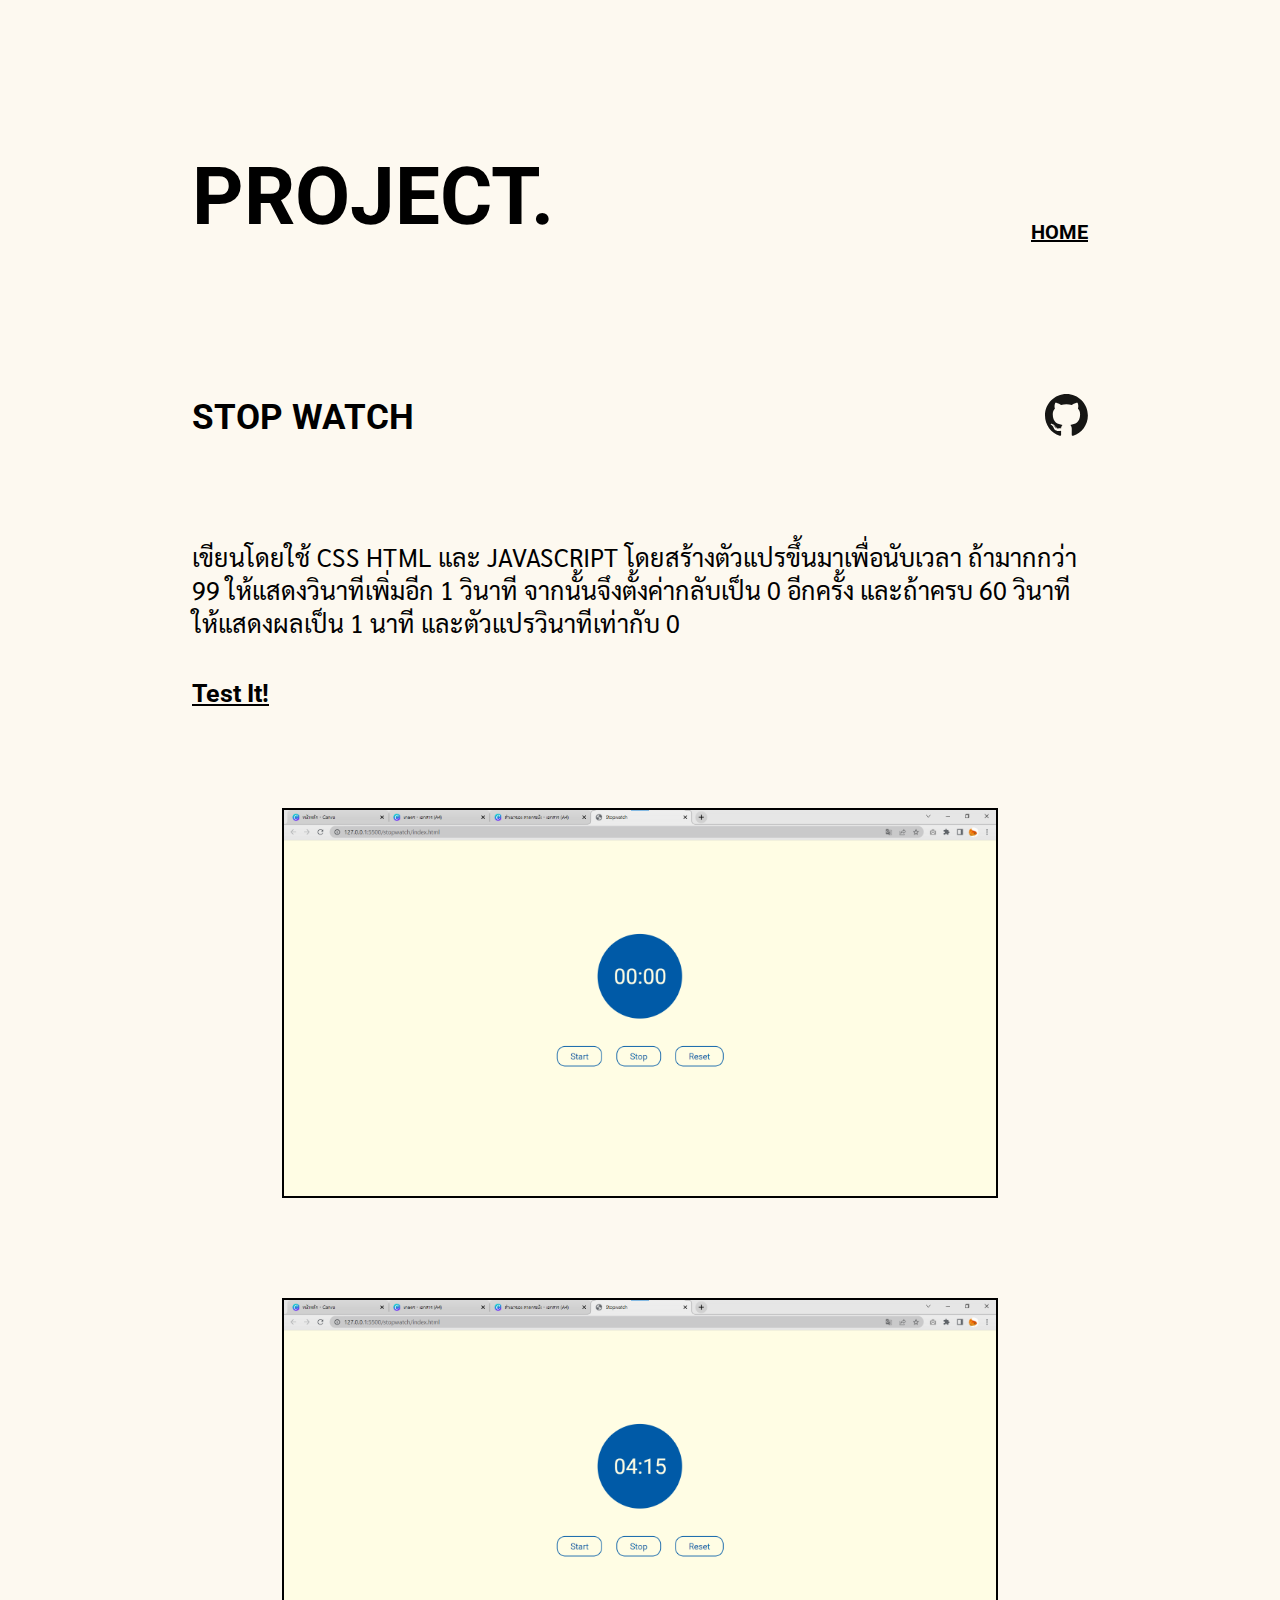
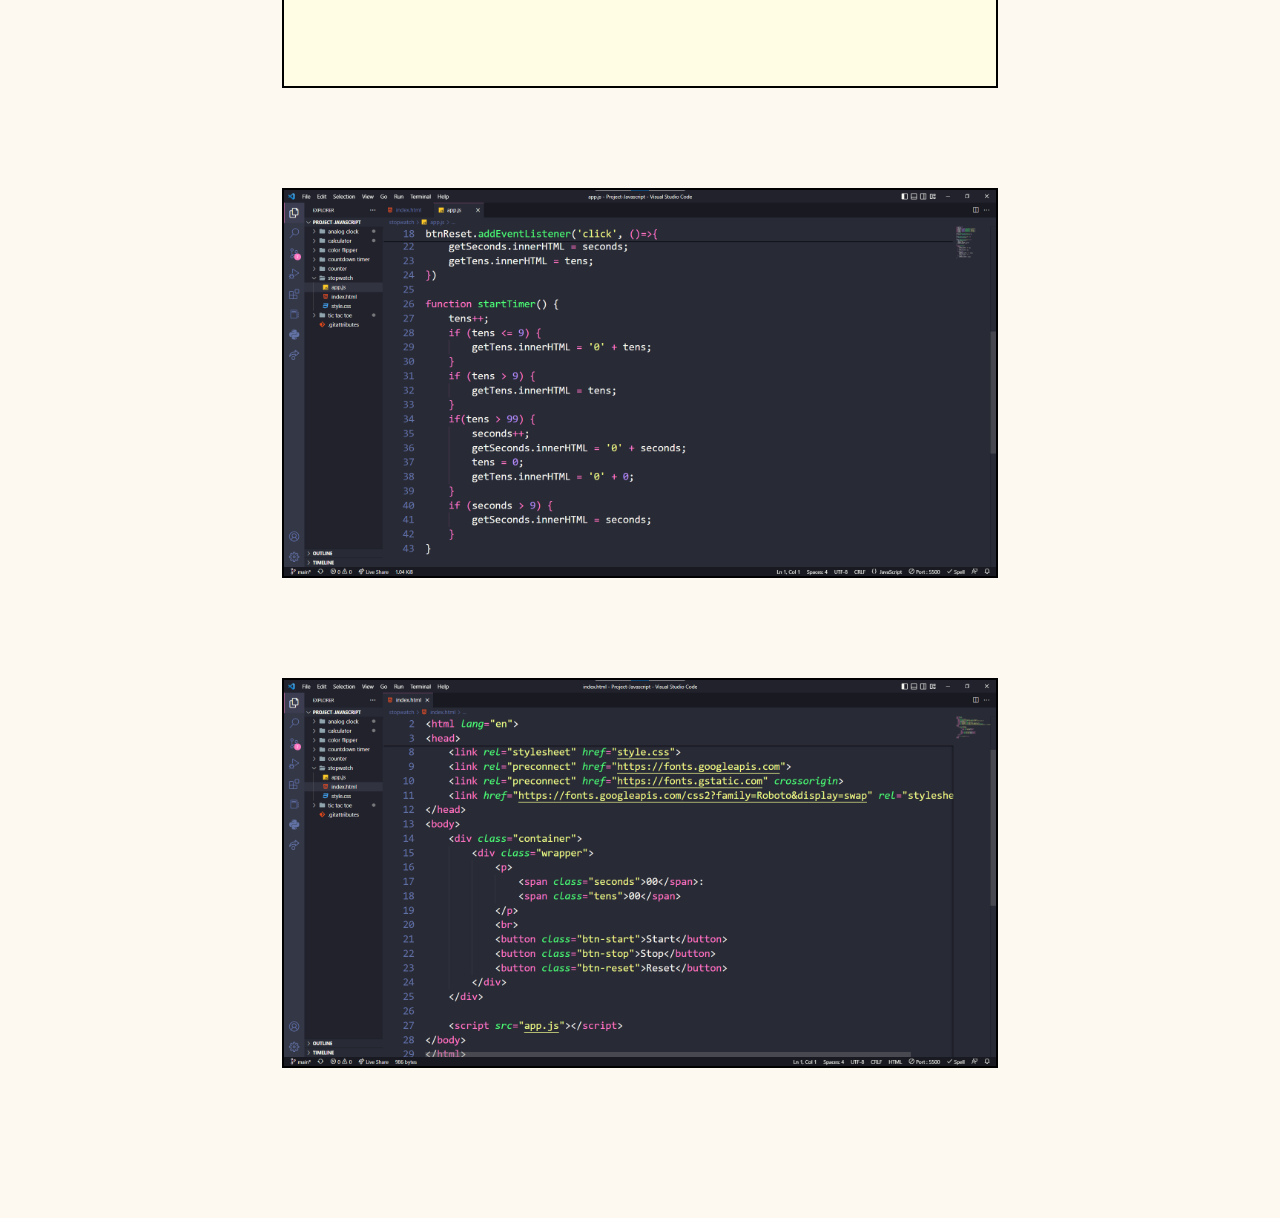
<file: detail_project/project_7.html>
<!DOCTYPE html>
<html lang="en">
<head>
    <meta charset="UTF-8">
    <meta http-equiv="X-UA-Compatible" content="IE=edge">
    <meta name="viewport" content="width=device-width, initial-scale=1.0">
    <title>Stop Watch</title>
    <link rel="stylesheet" href="/css/for_project.css">
    <link rel="preconnect" href="https://fonts.googleapis.com"><link rel="preconnect" href="https://fonts.gstatic.com" crossorigin><link href="https://fonts.googleapis.com/css2?family=Sarabun:wght@100;200;300;400;500;600;700;800&display=swap" rel="stylesheet">
    <link rel="preconnect" href="https://fonts.googleapis.com"><link rel="preconnect" href="https://fonts.gstatic.com" crossorigin><link href="https://fonts.googleapis.com/css2?family=Roboto&display=swap" rel="stylesheet">
</head>
<body>
    <div class="container">
        <header>
            <h1>project.</h1>
            <a href="/index.html">home</a>
        </header>
        <main>
            <div class="head-text">
                <h3>Stop Watch</h3>
                <a href="https://github.com/namthip06/stop-watch"> <img src="/image/github.svg" alt="img-git"> </a>
            </div>
            <p>เขียนโดยใช้ css html และ javascript โดยสร้างตัวแปรขึ้นมาเพื่อนับเวลา ถ้ามากกว่า 99 ให้แสดงวินาทีเพิ่มอีก 1 วินาที จากนั้นจึงตั้งค่ากลับเป็น 0 อีกครั้ง และถ้าครบ 60 วินาทีให้แสดงผลเป็น 1 นาที และตัวแปรวินาทีเท่ากับ 0</p>
            <a href="https://namthip06.github.io/stop-watch/">test it!</a>
            <img src="/img_project/7 (1).png" alt="img-project">
            <img src="/img_project/7 (2).png" alt="img-project">
            <img src="/img_project/7 (3).png" alt="img-project">
            <img src="/img_project/7 (4).png" alt="img-project">
        </main>
    </div>
</body>
</html>
</file>
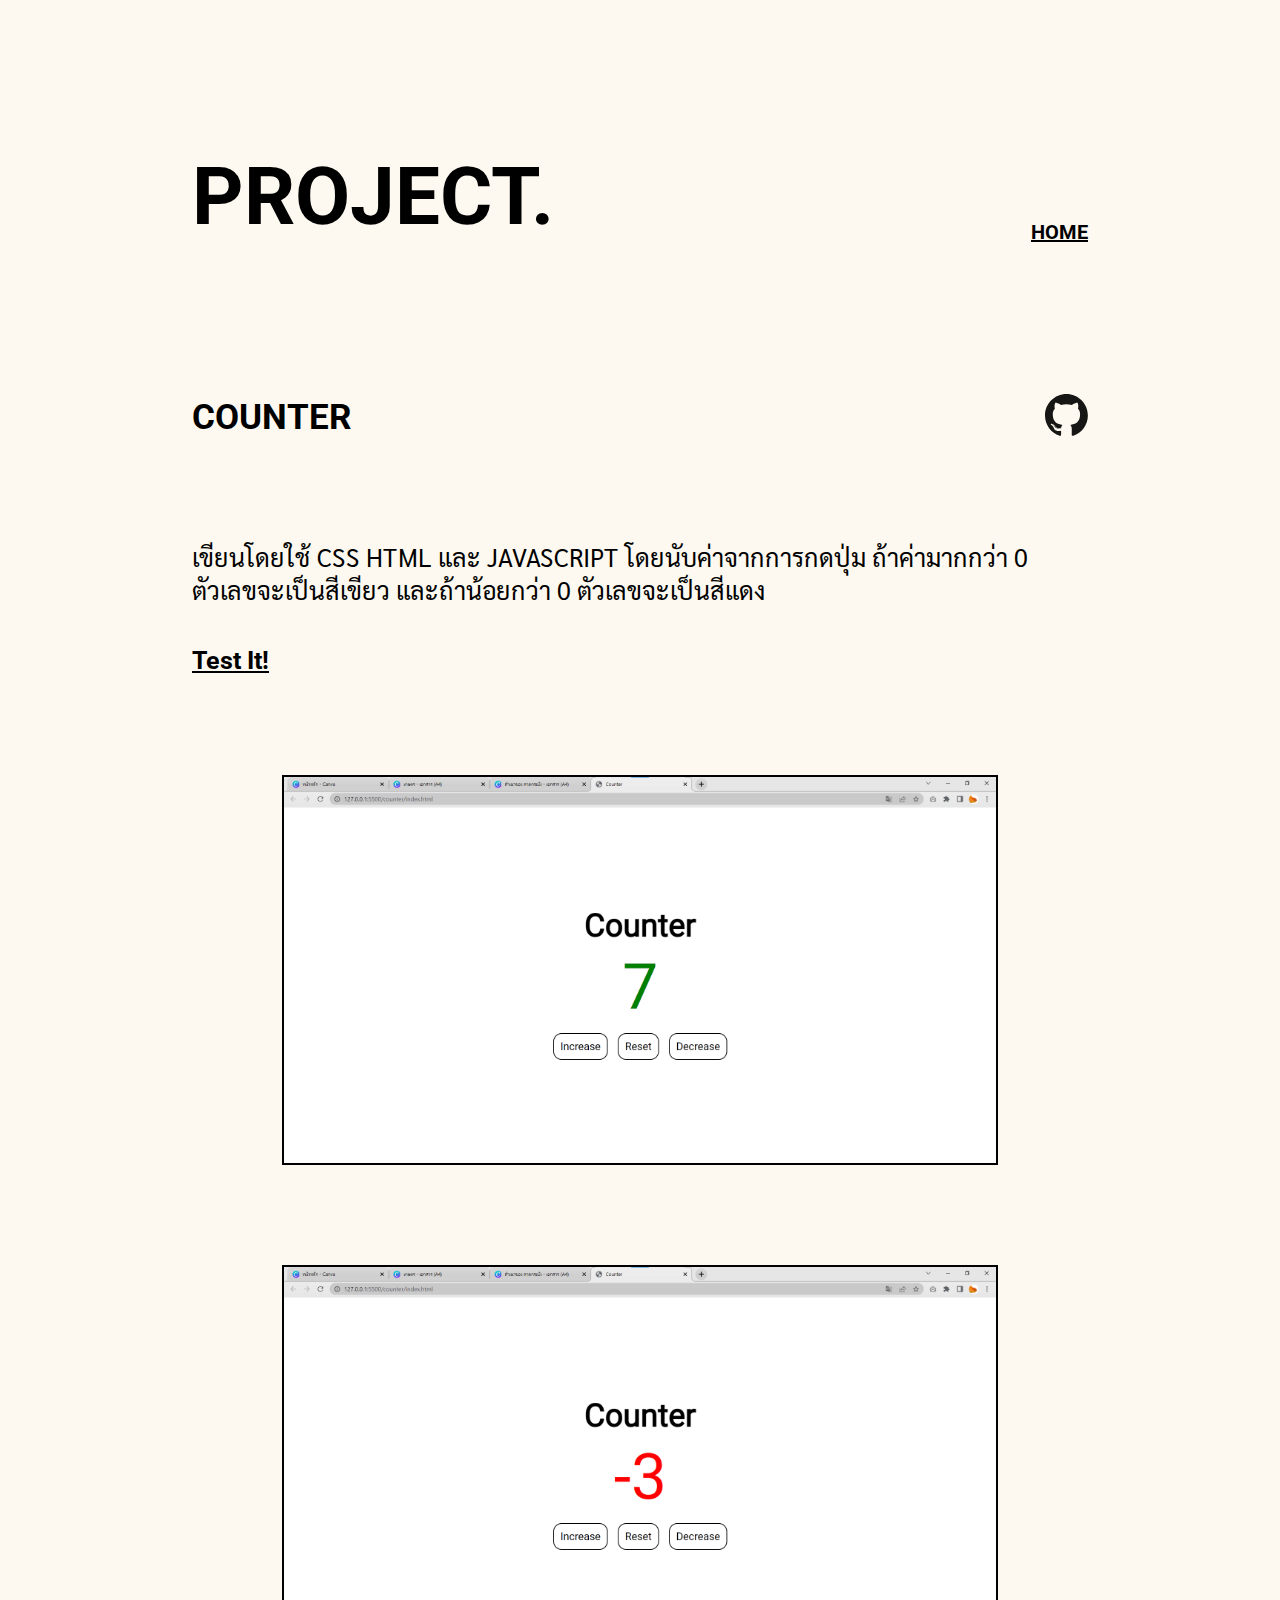
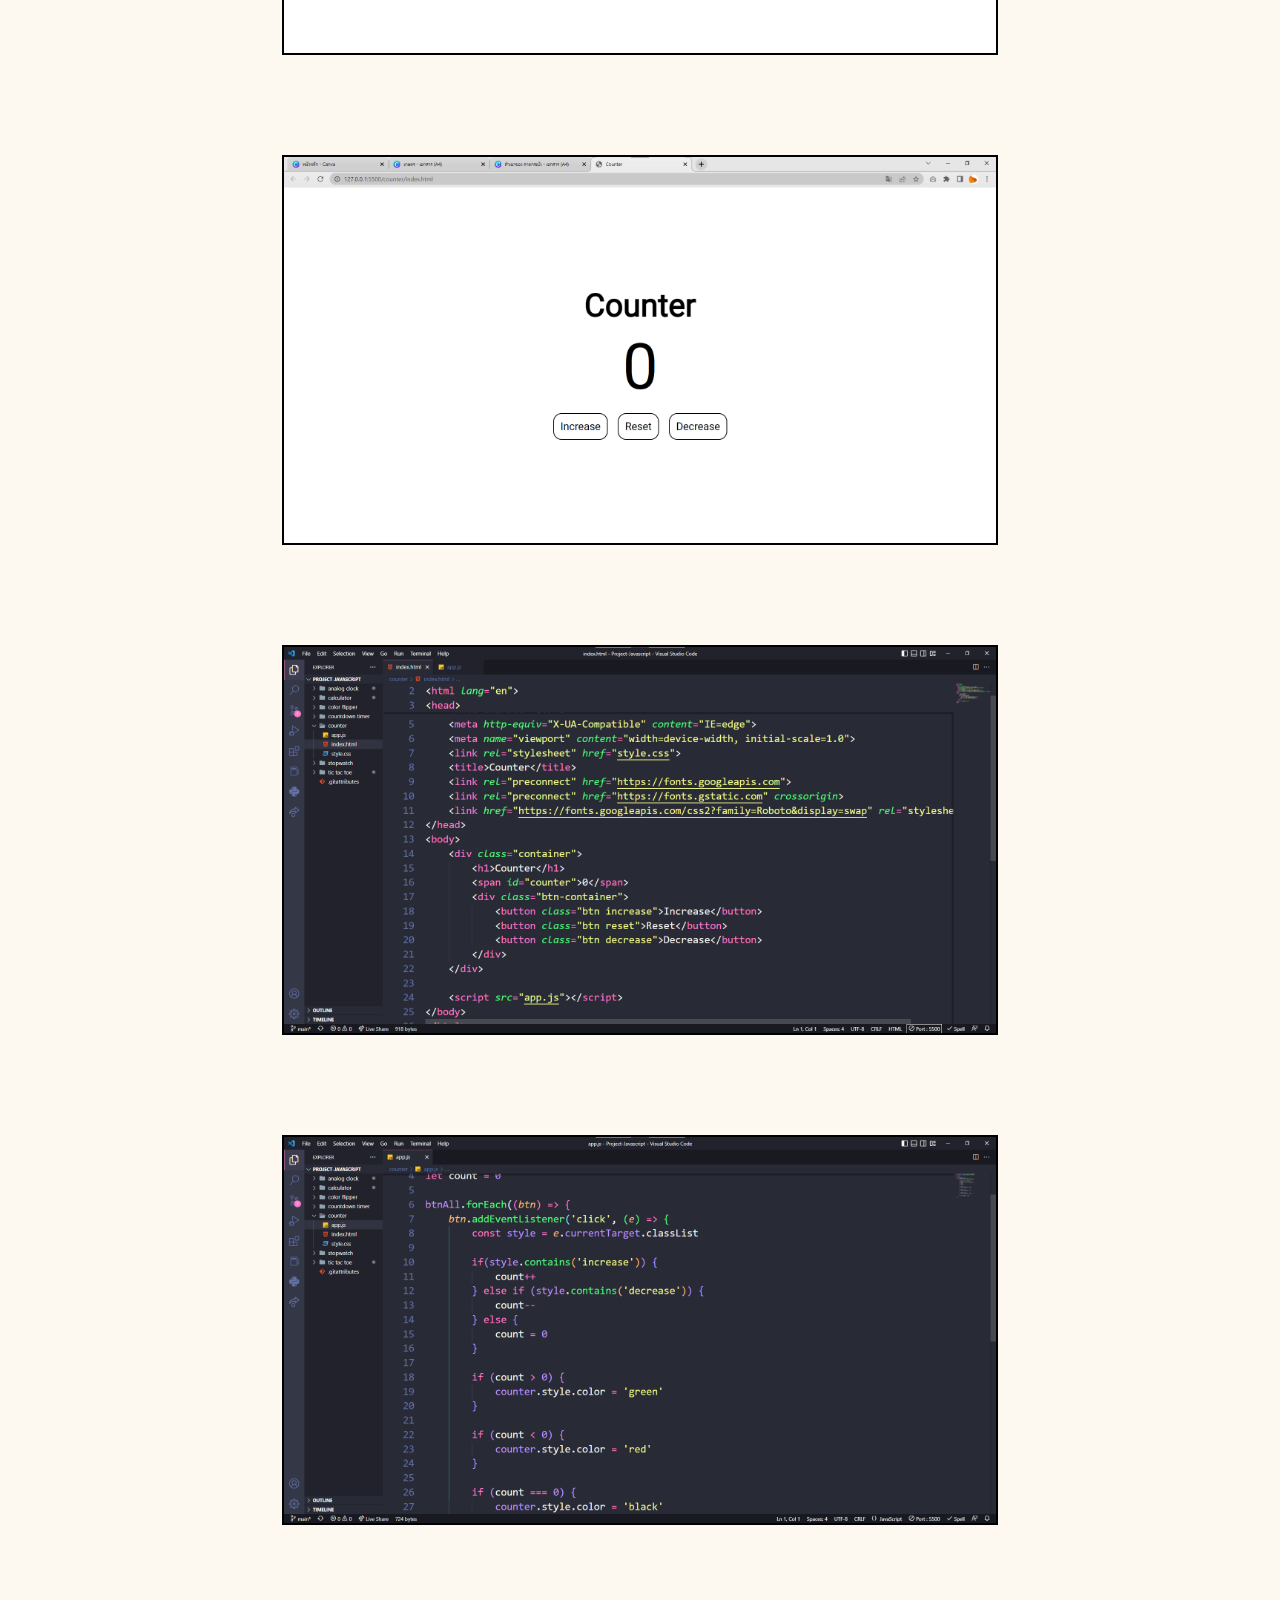
<file: detail_project/project_8.html>
<!DOCTYPE html>
<html lang="en">
<head>
    <meta charset="UTF-8">
    <meta http-equiv="X-UA-Compatible" content="IE=edge">
    <meta name="viewport" content="width=device-width, initial-scale=1.0">
    <title>Counter</title>
    <link rel="stylesheet" href="/css/for_project.css">
    <link rel="preconnect" href="https://fonts.googleapis.com"><link rel="preconnect" href="https://fonts.gstatic.com" crossorigin><link href="https://fonts.googleapis.com/css2?family=Sarabun:wght@100;200;300;400;500;600;700;800&display=swap" rel="stylesheet">
    <link rel="preconnect" href="https://fonts.googleapis.com"><link rel="preconnect" href="https://fonts.gstatic.com" crossorigin><link href="https://fonts.googleapis.com/css2?family=Roboto&display=swap" rel="stylesheet">
</head>
<body>
    <div class="container">
        <header>
            <h1>project.</h1>
            <a href="/index.html">home</a>
        </header>
        <main>
            <div class="head-text">
                <h3>Counter</h3>
                <a href="https://github.com/namthip06/counter"> <img src="/image/github.svg" alt="img-git"> </a>
            </div>
            <p>เขียนโดยใช้ css html และ javascript โดยนับค่าจากการกดปุ่ม ถ้าค่ามากกว่า 0 ตัวเลขจะเป็นสีเขียว และถ้าน้อยกว่า 0 ตัวเลขจะเป็นสีแดง</p>
            <a href="#">test it!</a>
            <img src="/img_project/8 (1).png" alt="img-project">
            <img src="/img_project/8 (2).png" alt="img-project">
            <img src="/img_project/8 (3).png" alt="img-project">
            <img src="/img_project/8 (4).png" alt="img-project">
            <img src="/img_project/8 (5).png" alt="img-project">
        </main>
    </div>
</body>
</html>
</file>
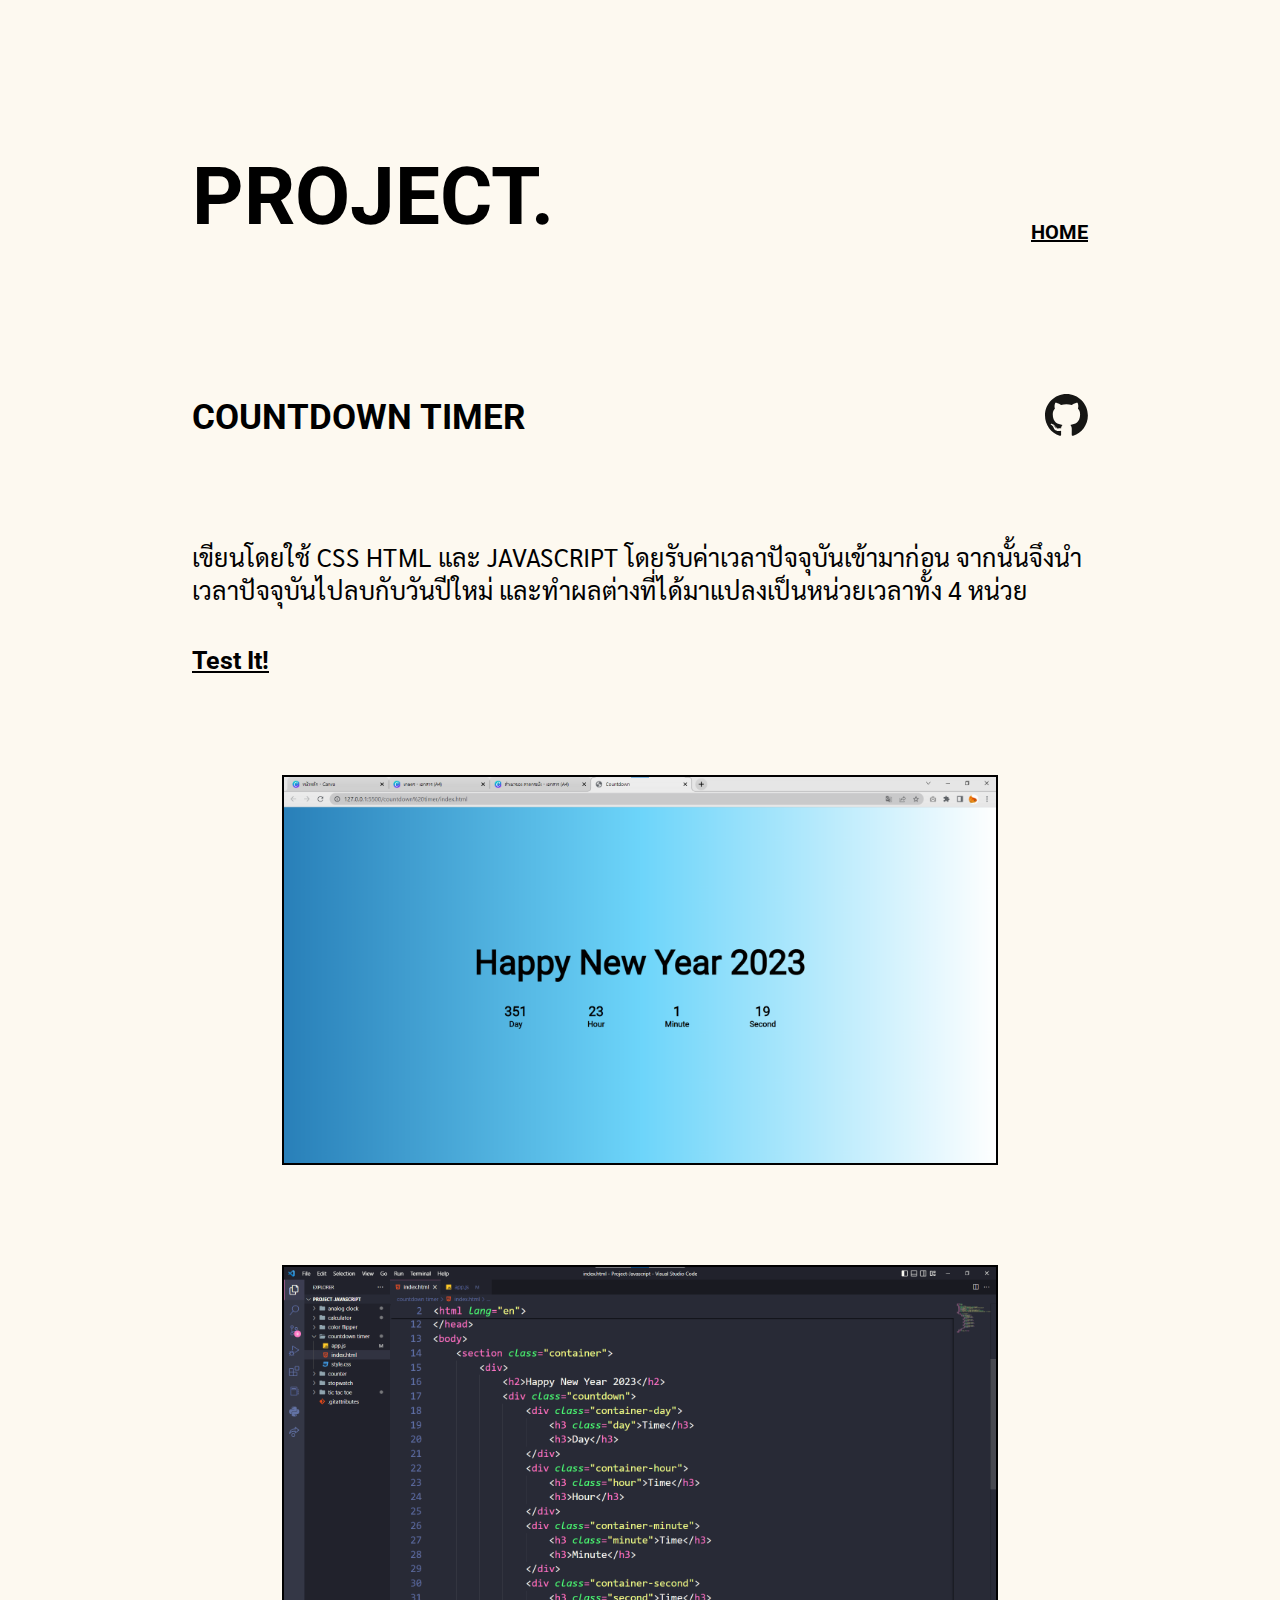
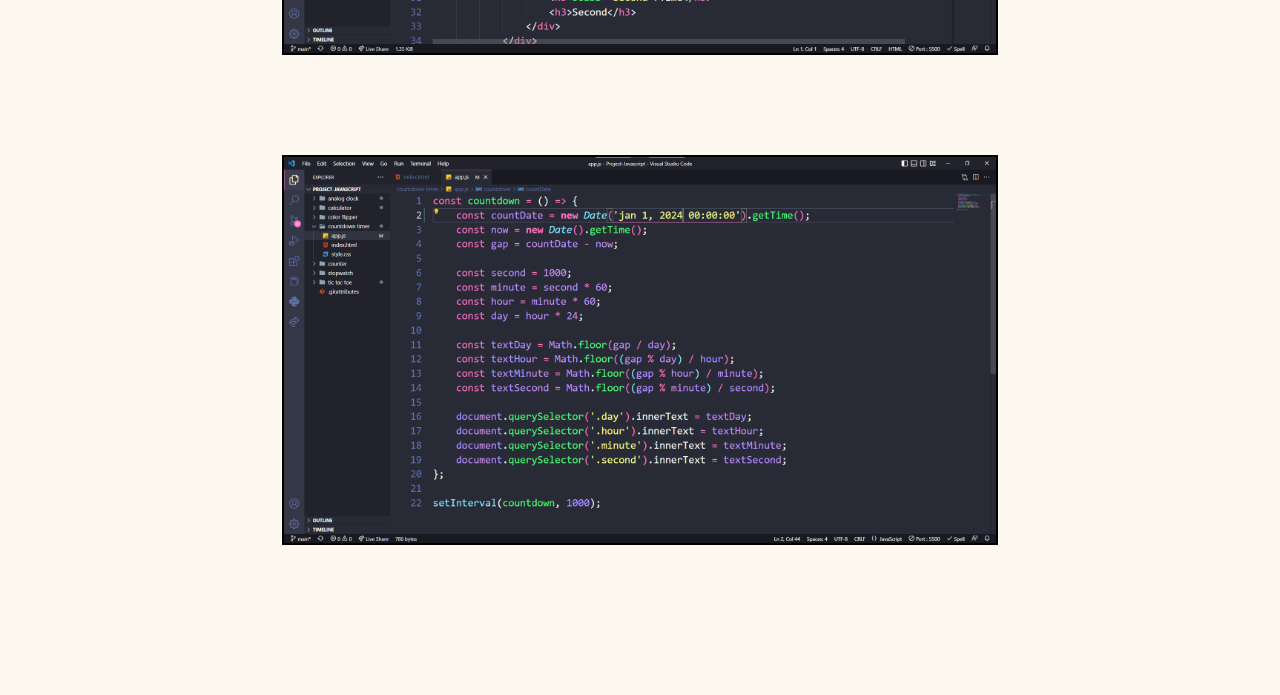
<file: detail_project/project_9.html>
<!DOCTYPE html>
<html lang="en">
<head>
    <meta charset="UTF-8">
    <meta http-equiv="X-UA-Compatible" content="IE=edge">
    <meta name="viewport" content="width=device-width, initial-scale=1.0">
    <title>countdown timer</title>
    <link rel="stylesheet" href="/css/for_project.css">
    <link rel="preconnect" href="https://fonts.googleapis.com"><link rel="preconnect" href="https://fonts.gstatic.com" crossorigin><link href="https://fonts.googleapis.com/css2?family=Sarabun:wght@100;200;300;400;500;600;700;800&display=swap" rel="stylesheet">
    <link rel="preconnect" href="https://fonts.googleapis.com"><link rel="preconnect" href="https://fonts.gstatic.com" crossorigin><link href="https://fonts.googleapis.com/css2?family=Roboto&display=swap" rel="stylesheet">
</head>
<body>
    <div class="container">
        <header>
            <h1>project.</h1>
            <a href="/index.html">home</a>
        </header>
        <main>
            <div class="head-text">
                <h3>countdown timer</h3>
                <a href="https://github.com/namthip06/countdown-timer"> <img src="/image/github.svg" alt="img-git"> </a>
            </div>
            <p>เขียนโดยใช้ css html และ javascript โดยรับค่าเวลาปัจจุบันเข้ามาก่อน จากนั้นจึงนำเวลาปัจจุบันไปลบกับวันปีใหม่ และทำผลต่างที่ได้มาแปลงเป็นหน่วยเวลาทั้ง 4 หน่วย</p>
            <a href="#">test it!</a>
            <img src="/img_project/9 (1).png" alt="img-project">
            <img src="/img_project/9 (2).png" alt="img-project">
            <img src="/img_project/9 (3).png" alt="img-project">
        </main>
    </div>
</body>
</html>
</file>
<file: css/for_index.css>
@import url('https://fonts.googleapis.com/css2?family=Roboto&display=swap');
@import url('https://fonts.googleapis.com/css2?family=Sarabun:wght@100;200;300;400;500;600;700;800&display=swap');

* {
    padding: 0;
    margin: 0;
    font-family: 'Roboto', sans-serif;
    box-sizing: border-box;
}

a {
    color: black;
    text-decoration: none;
}

h1 {
    font-size: 80px;
    font-weight: bold;
}

h2 {
    font-size: 80px;
    font-weight: normal;
}

h3 {
    font-size: 40px;
}

p {
    font-family: 'Sarabun', sans-serif;
    font-size: 25px;
}

body {
    background: #FDF9F0;
}

/*intro*/

.intro-gird {
    width: min-content;
    margin: 150px auto;
    display: grid;
    grid-template-areas:
    'my my'
    'name name'
    'this img'
    'port img'
    '. img';
}

.intro-gird :nth-child(1) {
    grid-area: my;
}

.intro-gird :nth-child(2) {
    width: max-content;
    font-size: 100px;
    font-weight: bold;
    grid-area: name;
}

.intro-gird :nth-child(3) {
    grid-area: this;
}

.intro-gird :nth-child(4) {
    font-size: 120px;
    font-weight: normal;
    text-decoration: underline;
    grid-area: port;
}

.intro-gird img {
    grid-area: img;
    transform: translate(50px,25px);
}

.line {
    height: 2px;
    width: 100%;
    background: black;
}

/*about me*/

.about-container {
    margin: 150px auto;
    width: 70%;
    display: flex;
    flex-direction: column;
}

.about-container > img {
    width: 80%;
    margin: 100px auto;
}

.about-container > p {
    width: 80%;
    margin: 30px auto;
}

nav {
    width: 350px;
    display: grid;
    grid-template-columns: 1fr 1fr;
}

.nav-container {
    display: flex;
    flex-direction: column;
    justify-content: center;
    font-size: 25px;
    font-weight: bold;
}

/*work*/

.recent-container {
    margin: 150px auto;
    width: 70%;
}

.tag-center {
    display: flex;
    justify-content: center;
    align-items: center;
}

.tag-center > a {
    font-size: 25px;
    text-decoration: underline;
}

.project-left {
    margin: 150px 0 100px 0;
    display: grid;
    grid-template-columns: 1fr 1fr;
}

.project-left > img {
    width: 90%;
}

.data-project {
    display: flex;
    width: 90%;
    flex-direction: column;
    justify-content: space-between;
    gap: 20px;
    text-transform: uppercase;
}

.project-right {
    margin: 0 0 150px 0;
    display: grid;
    grid-template-columns: 1fr 1fr;
}

.project-right > img {
    width: 90%;
}

.data-project .text {
    display: flex;
    flex-direction: column;
    gap: 20px;
}

.data-project .icon {
    display: flex;
    gap: 15px;
}

.center-text {
    text-align: center;
}

.other-grid {
    margin: 100px 0;
    height: 700px;
    display: grid;
    grid-template-columns: 330px 330px 330px;
    grid-template-rows: 320px 320px;
    row-gap: 60px;
    column-gap: 20px;
    justify-content: center;
}

.app {
    border: 2px solid black;
    padding: 40px 50px;
    display: grid;
    grid-template-rows: 1fr 1fr 3fr;
}

.app h4 {
    font-size: 25px;
    display: flex;
    align-items: center;
    margin-top: 10px;
    text-transform: capitalize;
}

.app p {
    font-size: 20px;
}

.app a {
    text-decoration: underline;
    font-weight: bold;
    font-size: 20px;
}

/*contact*/

.contact-container {
    margin: 150px auto;
    width: 70%;
}

.data-contact {
    margin: 50px 0;
    padding: 0 100px;
    display: flex;
    flex-direction: column;
}

.data-contact h3 {
    margin: 100px 0;
    font-size: 40px;
    font-weight: normal;
}

.data-contact h4 {
    font-size: 30px;
    font-weight: bold;
    letter-spacing: 10px;
}

.data-contact a {
    font-size: 25px;
}
</file>
<file: css/for_my_project.css>
@import url('https://fonts.googleapis.com/css2?family=Roboto&display=swap');

* {
    padding: 0;
    margin: 0;
    font-family: 'Roboto', sans-serif;
    box-sizing: border-box;
}

a {
    color: black;
    text-decoration: none;
}

h1 {
    font-size: 80px;
    font-weight: bold;
}

p {
    font-size: 20px;
}

body {
    background: #FDF9F0;
}

/*main*/

.container {
    width: 70%;
    margin: 150px auto;
    display: flex;
    flex-direction: column;
}

header {
    display: flex;
    justify-content: space-between;
    align-items: flex-end;
    margin-bottom: 100px;
}

header > * {
    text-transform: uppercase;
    font-weight: bold;
}

header > a {
    font-size: 20px;
    text-decoration: underline;
}

/*project box*/

main {
    display: flex;
    flex-direction: column;
    gap: 50px;
}

.app-box {
    width: 100%;
    border: 2px solid black;
    padding: 70px;
    display: flex;
    flex-direction: column;
    gap: 30px;
}

.app-box > img {
    width: 60px;
}

.detail > h4 {
    font-size: 25px;
    font-weight: bold;
    text-transform: capitalize;
    margin-bottom: 10px;
}

.app-box > a {
    font-size: 20px;
    font-weight: bold;
    text-transform: uppercase;
    text-decoration: underline;
}
</file>
<file: css/for_project.css>
@import url('https://fonts.googleapis.com/css2?family=Roboto&display=swap');
@import url('https://fonts.googleapis.com/css2?family=Sarabun:wght@100;200;300;400;500;600;700;800&display=swap');

* {
    padding: 0;
    margin: 0;
    font-family: 'Roboto', sans-serif;
    box-sizing: border-box;
}

a {
    color: black;
    text-decoration: none;
}

h1 {
    font-size: 80px;
    font-weight: bold;
}

p {
    font-size: 20px;
    font-family: 'Sarabun', sans-serif;
}

body {
    background: #FDF9F0;
}

/*main*/

.container {
    width: 70%;
    margin: 150px auto;
    display: flex;
    flex-direction: column;
}

header {
    display: flex;
    justify-content: space-between;
    align-items: flex-end;
    margin-bottom: 100px;
}

header > * {
    text-transform: uppercase;
    font-weight: bold;
}

header > a {
    font-size: 20px;
    text-decoration: underline;
}

.head-text {
    display: flex;
    justify-content: space-between;
    align-items: center;
    margin: 50px 0 100px 0;
}

.head-text > h3 {
    font-size: 35px;
    text-transform: uppercase;
}

main {
    display: flex;
    flex-direction: column;
}

main > p {
    font-size: 25px;
    margin-bottom: 40px;
    text-transform: uppercase;
}

main > img {
    width: 80%;
    margin: 100px auto 0 auto;
    border: 2px solid black;
}

main > a {
    width: max-content;
    font-size: 25px;
    font-weight: bold;
    text-decoration: underline;
    text-transform: capitalize;
}
</file>
